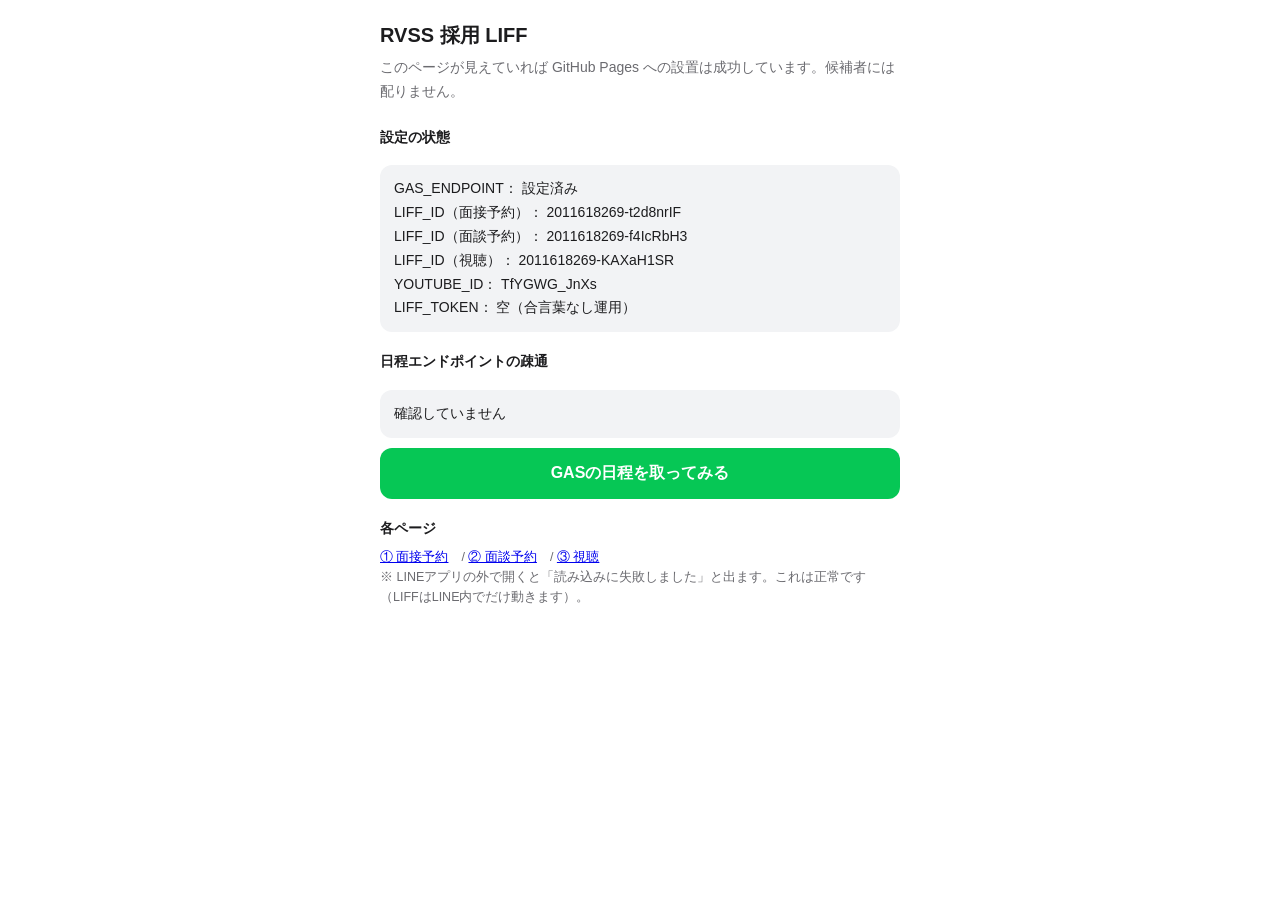
<file: index.html>
<!DOCTYPE html>
<html lang="ja">
<head>
<meta charset="utf-8">
<meta name="viewport" content="width=device-width, initial-scale=1">
<title>RVSS 採用 LIFF｜設置確認</title>
<link rel="stylesheet" href="assets/common.css">
</head>
<body>
<div class="wrap">
  <h1>RVSS 採用 LIFF</h1>
  <p class="lead">このページが見えていれば GitHub Pages への設置は成功しています。候補者には配りません。</p>

  <div class="field">
    <label>設定の状態</label>
    <div id="cfg" class="status"></div>
  </div>

  <div class="field">
    <label>日程エンドポイントの疎通</label>
    <div id="ping" class="status">確認していません</div>
    <button id="do-ping" type="button" style="margin-top:10px">GASの日程を取ってみる</button>
  </div>

  <div class="field">
    <label>各ページ</label>
    <p class="note">
      <a href="interview/">① 面接予約</a>　/
      <a href="mendan/">② 面談予約</a>　/
      <a href="watch/">③ 視聴</a><br>
      ※ LINEアプリの外で開くと「読み込みに失敗しました」と出ます。これは正常です（LIFFはLINE内でだけ動きます）。
    </p>
  </div>
</div>

<script src="config.js"></script>
<script src="assets/liff-common.js"></script>
<script>
(function () {
  var CFG = window.RVSS_CONFIG;
  var rows = [
    ['GAS_ENDPOINT', CFG.GAS_ENDPOINT ? '設定済み' : '★未設定'],
    ['LIFF_ID（面接予約）', CFG.LIFF_IDS.interview || '★未設定'],
    ['LIFF_ID（面談予約）', CFG.LIFF_IDS.mendan || '★未設定'],
    ['LIFF_ID（視聴）', CFG.LIFF_IDS.watch || '★未設定'],
    ['YOUTUBE_ID', CFG.YOUTUBE_ID || '★未設定（視聴ページは「準備中」を出します）'],
    ['LIFF_TOKEN', CFG.LIFF_TOKEN ? '設定済み' : '空（合言葉なし運用）']
  ];
  var box = document.getElementById('cfg');
  rows.forEach(function (r) {
    var d = document.createElement('div');
    d.textContent = r[0] + '： ' + r[1];
    box.appendChild(d);
  });

  document.getElementById('do-ping').addEventListener('click', function () {
    var el = document.getElementById('ping');
    el.textContent = '問い合わせています…';
    el.className = 'status';
    // liff-common の fetchSchedule と同じ JSONP を使う
    RVSS.fillDates(document.createElement('select'), '')
      .then(function (n) {
        el.textContent = '疎通OK。合説の候補日を ' + n + ' 件返しました。';
        el.className = 'status ok';
      })
      .catch(function (e) {
        el.textContent = '疎通NG（' + (e && e.message ? e.message : 'unknown') + '）。GAS_ENDPOINT とデプロイのアクセス権を確認してください。';
        el.className = 'status err';
      });
  });
})();
</script>
</body>
</html>
</file>
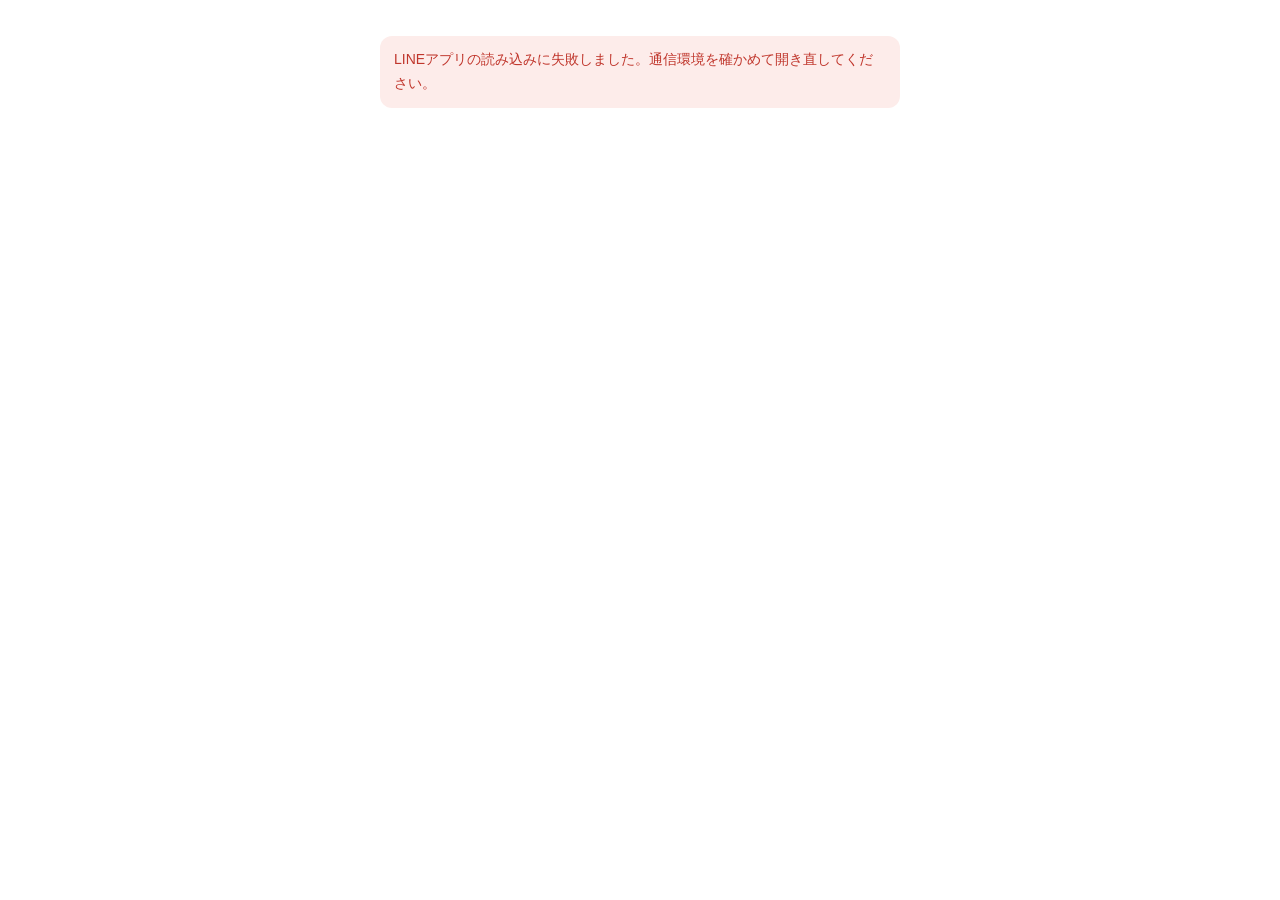
<file: bunkakai/index.html>
<!DOCTYPE html>
<html lang="ja">
<head>
<meta charset="utf-8">
<meta name="viewport" content="width=device-width, initial-scale=1, viewport-fit=cover">
<title>RVSS 分科会｜参加はこちら</title>
<link rel="stylesheet" href="../assets/common.css">
<style>
  .join { display: block; text-align: center; text-decoration: none; margin-top: 8px;
          padding: 18px 0; font-size: 18px; font-weight: 700; border-radius: 12px;
          background: #06c755; color: #fff; }
  .join:active { background: #05a648; }
  .course-list a { display: block; margin-top: 10px; padding: 14px 16px; border: 1px solid #ccc;
                   border-radius: 12px; color: #333; text-decoration: none; background: #fff; }
</style>
</head>
<body>
<div class="wrap">

  <div id="loading" class="loading">読み込んでいます…</div>
  <div id="boot-status" class="status" hidden></div>

  <div id="form-area" hidden>
    <div class="hero">
      <img src="../assets/kouryu-logo.jpg" alt="REAL VALUE STUDENTS" width="900" height="300">
    </div>

    <h1 id="title">RVSS 分科会</h1>
    <p class="lead" id="lead">下のボタンから Zoom に入れます。開始後の途中参加もできます。</p>

    <!-- コースが決まっていて Zoom が入っているとき -->
    <a id="join" class="join" href="#" hidden>参加はこちら（Zoom）</a>

    <!-- コースの指定が無いとき＝Zoom が入っているコースを並べる -->
    <div id="course-list" class="course-list" hidden></div>

    <!-- Zoom がまだ入っていないとき（空のボタンを見せない） -->
    <p id="not-ready" class="note" hidden>参加リンクは開始前にこのページに表示されます。時間をおいて開き直してください。</p>
  </div>

</div>

<script src="https://static.line-scdn.net/liff/edge/2/sdk.js"></script>
<!-- 情シス（井上さん）の訪問計測。kouryu・interview と同じ版（9/29 に中身を読んだ版）に固定する。
     ★formType 'bunkakai' は 2026-10-06 時点で情シス側に未登録。井上さんが訪問分析に新しいアクションとして足したら、
       その名前に合わせてここを直す（#335・Adness 72942d24）。失敗しても参加ボタンは止まらない。 -->
<script src="https://rvss-dx-ten.vercel.app/integrations/rvss-action-visits.js"
        integrity="sha384-bF87t8MAX1DVifpxK9/TfKPG757JY76E6FULbuWdrgOYCKdz3I5kXpXhimiy4AQ9"
        crossorigin="anonymous"></script>
<script src="../config.js"></script>
<script src="../assets/liff-common.js"></script>
<script>
(function () {
  'use strict';
  var CFG = window.RVSS_CONFIG || {};
  var COURSES = CFG.BUNKAKAI_COURSES || {};

  /* ?course=ai などでコースを指定する（一斉配信のリンクに付ける）。liff.state に畳まれて来ても読む。 */
  function readCourse() {
    var q = new URLSearchParams(window.location.search);
    var state = q.get('liff.state');
    if (state) {
      try {
        var inner = new URLSearchParams(state.indexOf('?') >= 0 ? state.slice(state.indexOf('?')) : '');
        if (inner.get('course')) q = inner;
      } catch (e) { /* 読めなければ元のクエリのまま */ }
    }
    var c = (q.get('course') || '').trim();
    return Object.prototype.hasOwnProperty.call(COURSES, c) ? c : '';
  }

  /* Zoom はLINE内ブラウザではなく外で開く（Zoom アプリに渡すため）。LIFF の外ならそのまま遷移。 */
  function openZoom(url) {
    try {
      if (window.liff && liff.isInClient && liff.isInClient()) {
        liff.openWindow({ url: url, external: true });
        return;
      }
    } catch (_) { /* 下へ */ }
    window.location.href = url;
  }

  function bindJoin(el, url) {
    el.href = url;
    el.addEventListener('click', function (e) { e.preventDefault(); openZoom(url); });
  }

  function render() {
    var course = readCourse();
    if (course) {
      var c = COURSES[course];
      document.getElementById('title').textContent = 'RVSS 分科会｜' + c.name;
      if (c.zoom) {
        var join = document.getElementById('join');
        bindJoin(join, c.zoom);
        join.hidden = false;
      } else {
        RVSS.show('not-ready');
      }
      return;
    }
    // コースの指定が無い＝Zoom が入っているコースだけ並べる
    var list = document.getElementById('course-list');
    Object.keys(COURSES).forEach(function (key) {
      var c = COURSES[key];
      if (!c.zoom) return;
      var a = document.createElement('a');
      a.textContent = c.name + 'コースに参加する（Zoom）';
      bindJoin(a, c.zoom);
      list.appendChild(a);
    });
    if (list.children.length) { list.hidden = false; } else { RVSS.show('not-ready'); }
  }

  /* 訪問計測は認証より前に作る＝ログイン画面へ飛ぶ前の ?src= を保持するため（kouryu と同じ） */
  var tracker = null;
  try {
    tracker = window.RVSSActionVisits.createTracker({
      endpoint: 'https://rvss-dx-ten.vercel.app/api/liff/visit',
      formType: 'bunkakai'
    });
  } catch (_) {
    console.warn('RVSS訪問計測を初期化できませんでした');
  }

  RVSS.boot({
    liffKey: 'bunkakai',
    onReady: function () {
      if (tracker) {
        tracker.record(window.liff)
          .then(function (r) { if (!r.ok) console.warn('RVSS訪問計測に失敗しました', r.status); })
          .catch(function () { console.warn('RVSS訪問計測に失敗しました'); });
      }
      RVSS.show('form-area');
      render();
    }
  });
})();
</script>
</body>
</html>
</file>
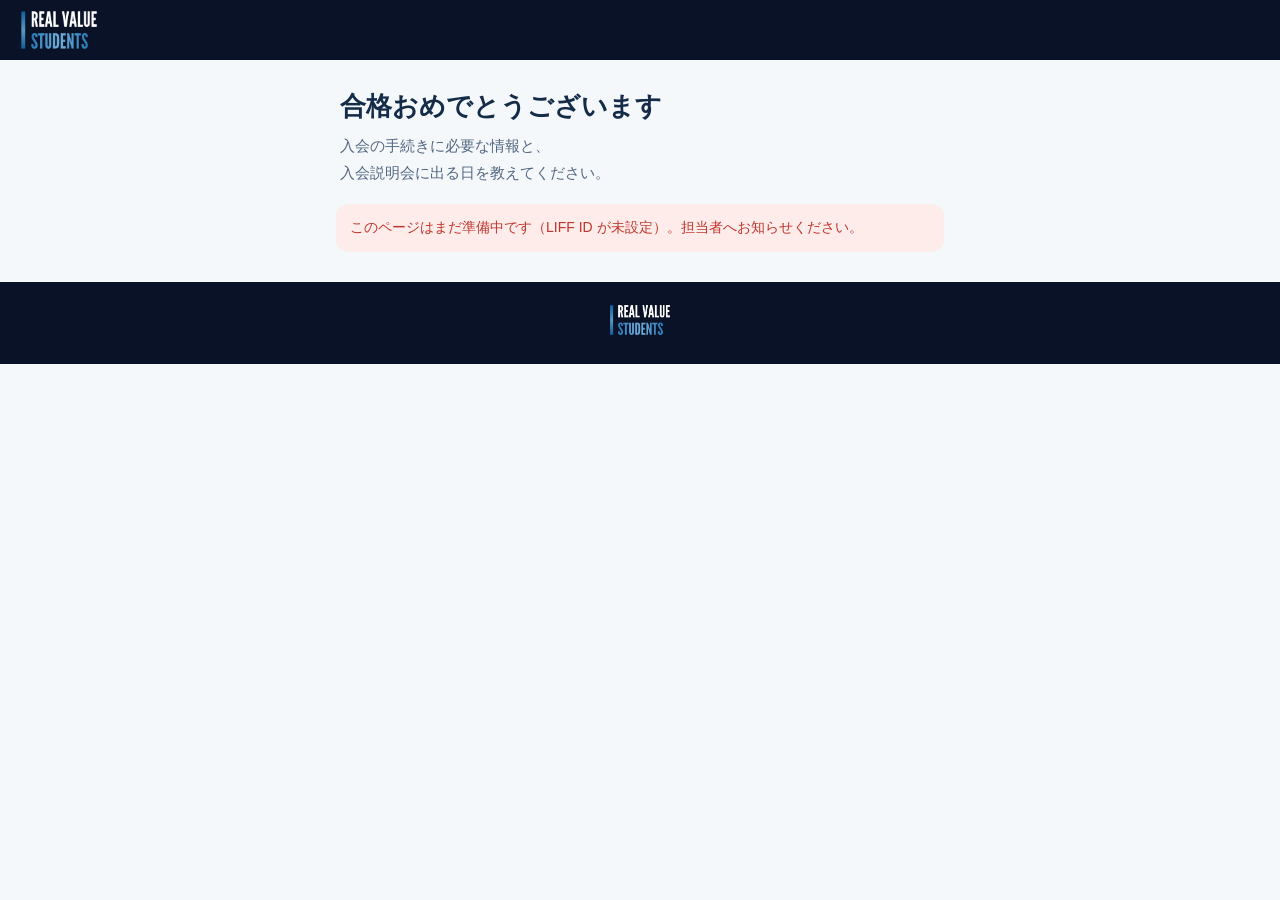
<file: gokaku/index.html>
<!doctype html>
<html lang="ja"><head>
<meta charset="utf-8"><meta name="viewport" content="width=device-width,initial-scale=1"><meta name="theme-color" content="#f4f8fb">
<title>RVSS｜入会の手続き</title>
<link rel="preconnect" href="https://script.google.com"><link rel="preconnect" href="https://script.googleusercontent.com"><link rel="preconnect" href="https://static.line-scdn.net"><link rel="preconnect" href="https://api.line.me">
<link rel="stylesheet" href="../assets/common.css"><link rel="stylesheet" href="gokaku.css?v=20261024a">
<script src="gokaku-config.js?v=20261024a"></script>
</head><body><div class="band"><img class="logo" src="../assets/rvss-logo-official.png" alt="REAL VALUE STUDENTS" width="480" height="246"></div><main class="wrap">
<div id="preview-note" class="preview" hidden>確認用の画面です。送っても保存はしません。</div>
<header class="intro">
<h1 id="title">合格おめでとうございます</h1>
<p class="lead" id="lead">入会の手続きに必要な情報と、<br>入会説明会に出る日を教えてください。</p></header>
<div id="loading" class="wait"><span class="spinner" aria-hidden="true"></span><p>読み込んでいます。<br>少々お待ちください。</p></div><p id="boot-status" class="status" role="status" hidden></p>

<form id="form-area" class="entry-card" hidden novalidate>
<p id="saved-note" class="saved-note" hidden>前に送った内容です。<br>直すところがあれば直して、<br>もう一度送ってください。</p>
<div class="field"><label for="name">氏名（フルネーム）<span class="req">必須</span></label><input id="name" type="text" autocomplete="name" maxlength="50" placeholder="例）山田 太郎"></div>
<div class="field"><label for="birth">生年月日<span class="req">必須</span></label><input id="birth" type="date" min="1980-01-01" max="2012-12-31"></div>
<div class="field"><label for="mail">個人のメールアドレス<span class="req">必須</span></label><input id="mail" type="email" autocomplete="email" inputmode="email" maxlength="100" placeholder="例）name@gmail.com"></div>
<div class="field"><label for="univ">大学名<span class="req">必須</span></label><input id="univ" type="text" maxlength="60" placeholder="例）東京理科大学"></div>
<div class="field"><label for="faculty">学部<span class="req">必須</span></label><input id="faculty" type="text" maxlength="60" placeholder="例）理学部"></div>
<div class="field"><label for="grade">学年<span class="req">必須</span></label><select id="grade"><option value="">選んでください</option></select></div>
<div class="field"><label for="area">大学のエリア<span class="req">必須</span></label><select id="area"><option value="">選んでください</option></select><p class="note">通っている大学がある地域を選んでください。</p></div>

<fieldset class="field dates-field"><legend>入会説明会に出る日<span class="req">必須</span></legend>
<p class="note">毎週土曜、Zoomで行います。</p>
<div id="dates" class="dates"></div></fieldset>

<div class="join-bar"><p id="status" class="status" role="alert" hidden></p>
<button id="send" type="submit" class="join" disabled>送信する</button></div>
</form>

<section id="done" class="entry-card" hidden><div class="done-mark" aria-hidden="true"><svg viewBox="0 0 24 24" width="26" height="26" fill="none" stroke="currentColor" stroke-width="3" stroke-linecap="round" stroke-linejoin="round"><path d="M5 12.5l4.5 4.5L19 7.5"/></svg></div>
<h2 id="done-title">受け付けました</h2>
<p id="done-date" class="done-date"></p>
<p id="done-text"></p>
<button id="edit" type="button" class="sub-link">入力した内容を直す</button></section>
</main><footer class="band"><img class="logo" src="../assets/rvss-logo-official.png" alt="REAL VALUE STUDENTS" width="480" height="246"></footer>
<script src="https://static.line-scdn.net/liff/edge/2/sdk.js"></script><script src="../config.js"></script><script src="../assets/liff-common.js"></script><script src="gokaku.js?v=20261024a"></script>
</body></html>
</file>
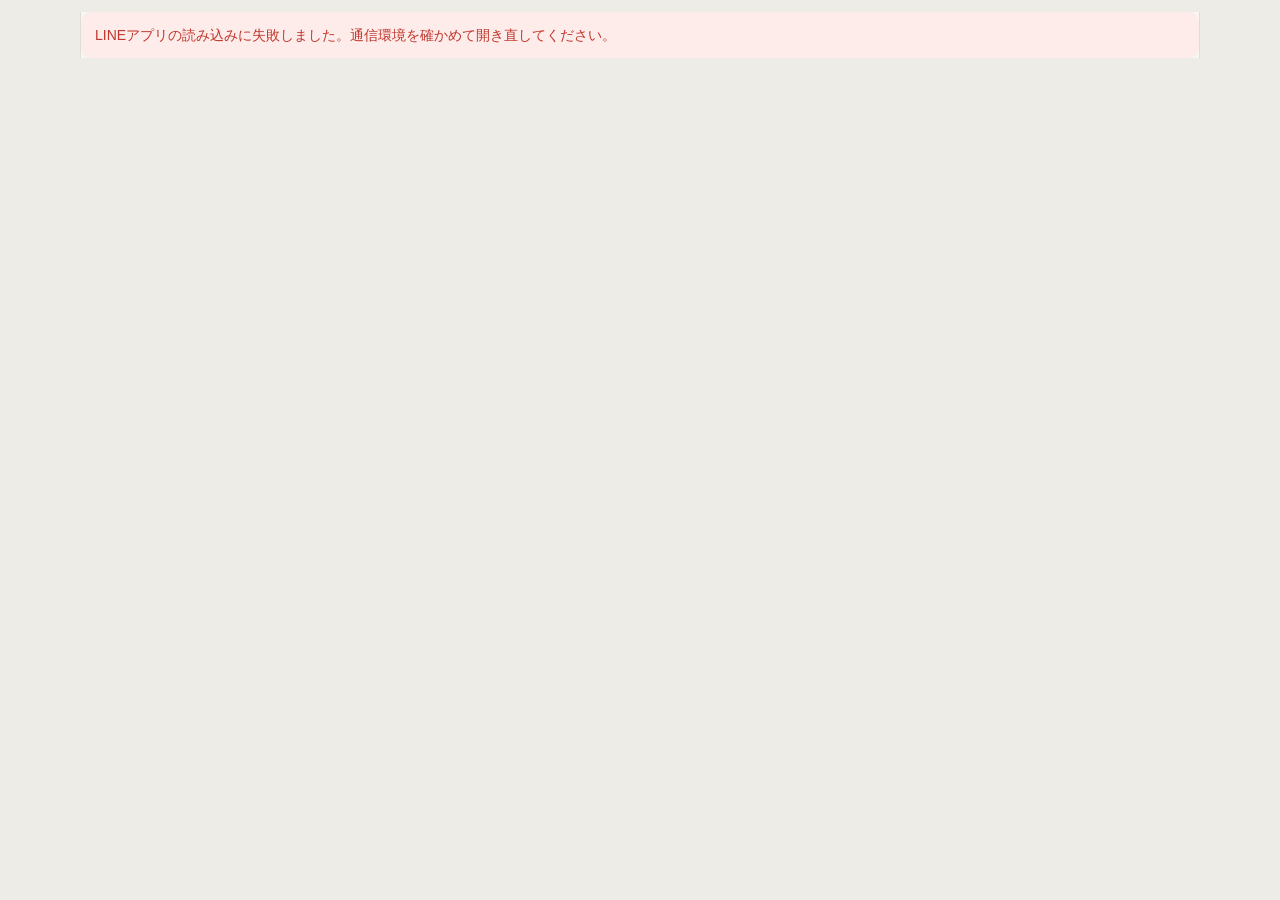
<file: interview/index.html>
<!DOCTYPE html>
<html lang="ja">
<head>
<meta charset="utf-8">
<meta name="viewport" content="width=device-width, initial-scale=1, viewport-fit=cover">
<title>RVSS カジュアル面談の予約</title>
<link rel="stylesheet" href="../assets/common.css">
<!-- ★2026-10-25 LP化（守屋さん 10/24「面談フォームだけ寂しいのでLP風に」・構成B＝動画は下、視聴ページから来た人には出さない・Adness f1faaa62）。
     見た目は視聴ページの lp.css をそのまま使う（2つのページの色・ボタン・流れ・よくある質問をそろえる）。文は視聴ページで確かめ済みのものだけ。 -->
<link rel="stylesheet" href="../watch/lp.css?v=20261113.3">
<style>
body{padding:0}
.gk-hero{padding:0 0 28px}
.gk-photo{aspect-ratio:16/10;overflow:hidden}
.gk-photo img{object-position:50% 45%}
.gk-hero h1{margin:0;font-size:clamp(26px,8vw,32px);line-height:1.38;font-weight:800;letter-spacing:.01em}
.gk-book{padding:32px var(--pad) 36px;scroll-margin-top:12px}
.gk-book h2,.gk-video h2{margin:0 0 16px;font-size:clamp(21px,6.4vw,25px);line-height:1.5;font-weight:800}
.gk-book .field{margin-bottom:18px}
.gk-book label{font-size:15px;font-weight:700}
.gk-book input,.gk-book select{background:#fff;border-color:var(--line);font-size:16px}
#submit{display:block;width:100%;min-height:60px;margin-top:8px;border:0;border-radius:999px;background:var(--action);color:#fff;font-size:18px;font-weight:800;letter-spacing:.04em;box-shadow:0 4px 0 var(--action-shadow)}
#submit:active{transform:translateY(3px);box-shadow:0 1px 0 var(--action-shadow)}
#submit:disabled{background:#e5e7e8;color:#6b747a;box-shadow:none;opacity:1;transform:none}
.question-option{display:flex;align-items:center;justify-content:space-between;gap:12px;margin-top:18px;padding:14px 0 0;border-top:1px solid var(--line);min-height:66px;color:var(--ink)}
.question-option small,.question-option b,.question-option em{display:block;font-style:normal}
.question-option small,.question-option em{font-size:13px;color:var(--sub)}
.question-option b{font-size:16px;margin:2px 0}
.schedule-recovery{background:#fff;border:1px solid var(--line);border-radius:12px;color:var(--ink);padding:16px;margin-top:20px}
.schedule-recovery p{margin:8px 0 14px;font-size:14px;line-height:1.6}
.schedule-recovery button{min-height:48px;border:1px solid var(--ink);border-radius:999px;background:var(--ink);font-size:15px}
.schedule-recovery a{display:block;text-align:center;font-size:14px;min-height:44px;padding:14px 0 2px;text-decoration:underline}
.schedule-recovery b{font-size:15px}
.question-option:focus-visible,.done-links a:focus-visible,.schedule-recovery a:focus-visible,button:focus-visible{outline:3px solid var(--ink);outline-offset:4px}
.gk-video{padding:32px var(--pad) 36px;border-top:1px solid var(--line)}
.gk-video p:not(.kicker){margin:0 0 14px;font-size:15px;line-height:1.8;color:var(--sub)}
.gk-video .player{display:block}
.gk-video .btn-secondary{margin-top:14px}
.foot{padding-bottom:40px}
.faq .sub-link{display:inline-block;margin-top:6px;font-weight:700;text-decoration:underline}
.done{padding:48px var(--pad);text-align:center}
.done h2{font-size:25px;line-height:1.5;margin:0 0 24px}
.done h2:focus{outline:none}
.done #done-when{background:#fff;border:1px solid var(--line);border-radius:12px;padding:22px 12px;font-size:19px;line-height:1.7;margin:0 0 24px;color:var(--ink)}
.done #done-when strong{font-size:22px}
.done #done-when span{font-size:14px;color:var(--sub)}
.done-links a{min-height:66px;display:block;padding:14px;background:#fff;border:1px solid var(--ink);border-radius:12px;font-size:16px;font-weight:700;text-decoration:none;margin:12px 0}
.done-links a small{font-size:13px;font-weight:400;margin-top:4px}
.done-links #cal-link{background:var(--action);color:#fff;border-color:var(--action)}
.done-links #cal-link small{color:#fff}
.done #done-note{font-size:14px;line-height:1.85;margin-top:24px;color:var(--sub)}
.done #done-note b{color:var(--ink)}
.loading{padding:40px var(--pad)}
</style>
</head>
<body class="interview-page">
<div class="wrap" style="max-width:none">

  <div id="loading" class="loading">読み込んでいます…</div>
  <div id="boot-status" class="status" hidden></div>

  <div id="form-area" hidden>
    <header class="top"><img class="logo-img" src="../watch/lp/rvss-logo.png" alt="REAL VALUE STUDENTS" width="128" height="64"></header>
    <main>
      <!-- 1画面目：誰向けか・何をするか・時間と形式・予約ボタン（下のフォームへ） -->
      <section class="gk-hero" aria-labelledby="title">
        <figure class="gk-photo"><img src="../assets/rvss-members-award-20261113.jpg" alt="RVSSのメンバーの集合写真" width="1567" height="1045" fetchpriority="high"></figure>
        <div class="hero-copy">
          <p class="kicker">入会を希望する方へ</p>
          <h1 id="title"><span class="ph">カジュアル面談の</span><span class="ph">予約</span></h1>
        </div>
        <div class="hero-body">
          <p class="lead" id="lead"><span class="ph">これまで取り組んできたことや、</span><span class="ph">RVSSでやってみたいことを</span><span class="ph">伺います。</span></p>
          <ul class="facts"><li>Zoom・約30分</li><li>ZoomのURLはLINEで届きます</li></ul>
          <div class="cta-group">
            <a class="btn-primary" href="#book" data-jump="hero"><span>面談の日時を選ぶ</span><span class="arrow" aria-hidden="true">↓</span></a>
            <a class="question-option" href="#" data-kouryu="hero"><span><small>活動を聞いてから決めたい方へ</small><b>RVSS質問会の日時を見る</b><em>Zoom・20分</em></span><span aria-hidden="true">→</span></a>
          </div>
        </div>
      </section>

      <!-- 予約から当日まで（視聴ページの面談の案内と同じ3段） -->
      <section class="interview" aria-labelledby="flow-title">
        <p class="kicker">予約から当日まで</p>
        <h2 id="flow-title">面談までの流れ</h2>
        <ol class="flow" aria-label="面談までの流れ">
          <li><span class="step">1</span><div><b>日時を選んで予約</b><span class="ph">このページの下で、</span><span class="ph">お名前と日時を</span><span class="ph">入れるだけです。</span></div></li>
          <li><span class="step">2</span><div><b>LINEで確認が届く</b><span class="ph">ZoomのURLも届きます。</span><span class="ph">前日と当日にも</span><span class="ph">お知らせします。</span></div></li>
          <li><span class="step">3</span><div><b>当日、Zoomで約30分</b><span class="ph">時間になったら、</span><span class="ph">届いたリンクから</span><span class="ph">入ってください。</span></div></li>
        </ol>
      </section>

      <!-- よくある質問：予約の直前に、事実で不安を外す（視聴ページと同じ答え） -->
      <section class="faq" aria-labelledby="faq-title">
        <p class="kicker">よくある質問</p>
        <h2 id="faq-title">予約する前に</h2>
        <details class="gk-not-watched"><summary><span class="ph">動画を見ていなくても</span><span class="ph">予約できますか？</span></summary><p><span class="ph">はい。</span><span class="ph">このページから予約できます。</span><span class="ph">RVSSの活動を約4分にまとめた動画は、</span><span class="ph">このページのいちばん下から見られます。</span></p></details>
        <details><summary><span class="ph">予約したあとは、</span><span class="ph">どうなりますか？</span></summary><p><span class="ph">LINEで確認のメッセージが届き、</span><span class="ph">ZoomのURLも</span><span class="ph">そこでお送りします。</span><span class="ph">前日と当日にも</span><span class="ph">LINEでお知らせします。</span></p></details>
        <details><summary>都合が悪くなったときは？</summary><p><span class="ph">届いたLINEに</span><span class="ph">返信してください。</span></p></details>
        <details><summary><span class="ph">カジュアル面談と</span><span class="ph">RVSS質問会の違いは？</span></summary><p><span class="ph">カジュアル面談は、</span><span class="ph">入会を希望する方向けの</span><span class="ph">Zoomで約30分の場です。</span><span class="ph">RVSS質問会は、</span><span class="ph">入会を迷っている方向けの</span><span class="ph">20分の場。</span><br><span class="ph">活動の内容や雰囲気を</span><span class="ph">質問できて、</span><span class="ph">申込は日時を選ぶだけです。</span><br><a class="sub-link" href="#" data-kouryu="faq">RVSS質問会の日時を選ぶ</a></p></details>
      </section>

      <!-- 予約フォーム（★2026-10-25 メールを外して2つ＝氏名と日程。守屋「いらないなら消した方がいい」。
           Zoom と前日・当日の案内は LINE で届くのでメールは使っていなかった。本人の特定は LINE userID。id は変えない） -->
      <section class="gk-book" id="book" aria-labelledby="book-title">
        <p class="kicker">予約</p>
        <h2 id="book-title">日時を選んで予約</h2>
        <div class="field">
          <label for="name">氏名（ふりがな）<span class="req">必須</span></label>
          <input type="text" id="name" autocomplete="name" placeholder="やまだ たろう">
        </div>
        <div class="field">
          <label for="planDate">面談のご希望日程<span class="req">必須</span></label>
          <select id="planDate"><option value="">読み込んでいます…</option></select>
          <p class="note">面談は約30分です。オンライン（Zoom）で行います。</p>
        </div>
        <button id="submit" type="button" disabled>この日程で予約する</button>
        <div id="schedule-recovery" class="schedule-recovery" role="status" hidden>
          <b id="schedule-recovery-title">日程を読み込めませんでした</b>
          <p id="schedule-recovery-note">お名前はそのまま、もう一度お試しください。</p>
          <button id="schedule-retry" type="button">日程を再読み込み</button>
          <a href="https://line.me/R/ti/p/@392huviq">公式LINEで相談する →</a>
        </div>
        <div id="status" class="status" role="status" aria-live="polite" hidden></div>
      </section>

      <!-- 動画はいちばん下。視聴ページのボタンから来た人（via=od）には出さない（もう見ている） -->
      <section class="gk-video gk-not-watched" aria-labelledby="video-title">
        <p class="kicker">予約の前に見たい方へ</p>
        <h2 id="video-title">RVSSの紹介動画（約4分）</h2>
        <p><span class="ph">どんな団体で、</span><span class="ph">どんな活動をしているかを</span><span class="ph">まとめた動画です。</span></p>
        <a class="player facade" href="#" data-watch="poster" aria-label="紹介動画を見る"><img class="poster" src="../assets/rvss-members-group-20261113.jpg" alt="RVSSのメンバーの集合写真" width="1477" height="1108" loading="lazy"><span class="play-btn" aria-hidden="true"><span class="tri"></span></span><span class="play-label">約4分</span></a>
        <a class="btn-secondary" href="#" data-watch="button"><span>動画を見る</span><span class="arrow" aria-hidden="true">→</span></a>
      </section>

      <footer class="foot"><img class="logo-img" src="../watch/lp/rvss-logo.png" alt="REAL VALUE STUDENTS" width="128" height="64"></footer>
    </main>
  </div>

  <div id="done" class="done" hidden>
    <h2 tabindex="-1" id="done-title">ご予約が完了しました</h2>
    <p id="done-when"></p>
    <!-- ★2026-09-25 守屋＝申込が終わったら「カレンダー追加」と「Zoom」の2つのリンクを出す（合説の申込後と同じ形）。
         ★2026-10-24 セキュリティ点検①｜GAS は Zoom を返さなくなった（日程の窓口は誰でも呼べるため）。
         Zoom は予約直後の確認LINEで本人にだけ届く。Zoom のボタンは出ず、下の一文で LINE の案内に寄せる。 -->
    <div class="done-links">
      <a id="cal-link" href="#" hidden>Googleカレンダーに追加する<small>日時を予定に残せます</small></a>
      <a class="line-guide" href="https://line.me/R/ti/p/@392huviq">公式LINEで案内を見る<small>参加用のZoomはこちらに届きます</small></a>
    </div>
    <p id="done-note"><b id="notification-note">確認LINEの送信状況は、公式LINEでご確認ください。</b><br>日程を変えたいときは、<br>公式LINEに返信してください。</p>
  </div>

</div>

<script src="https://static.line-scdn.net/liff/edge/2/sdk.js"></script>
<!-- ★2026-09-29 情シス（井上さん）の訪問計測。#335 スレッドの手順どおり（watch の rvss-ondemand-visits と同じ型）。
     認証後のページ訪問を LINE userID で記録する。失敗しても申込・予約は止まらない。
     ★LINE のアクセストークンを情シスのサーバーへ渡すスクリプトなので、9/29 に中身を読んだ版に固定する（integrity）。
       情シスがスクリプトを更新したら、ここのハッシュを差し替えるまで計測だけ止まる（申込・予約は止まらない）。 -->
<script src="https://rvss-dx-ten.vercel.app/integrations/rvss-action-visits.js"
        integrity="sha384-bF87t8MAX1DVifpxK9/TfKPG757JY76E6FULbuWdrgOYCKdz3I5kXpXhimiy4AQ9"
        crossorigin="anonymous"></script>
<script src="../config.js?v=20261113.1"></script>
<script src="../assets/liff-common.js?v=20261112.1"></script>
<script src="../assets/journey-analytics.js?v=20261013.4"></script>
<script>
(function () {
  'use strict';
  var profile = null, src = 'unknown', sending = false, scheduleLoading = false;
  var bookingRequestId = '', bookingFingerprint = '';
  var journey = window.RVSSJourney ? window.RVSSJourney.create('interview') : { record: function () {}, identify: function () {}, state: function () {}, flush: function () {}, context: function () { return {}; }, id: function () { return ''; }, source: RVSS.readSrc };
  function inputState() {
    var name = document.getElementById('name').value.trim();
    return { nameFilled: !!name,
      dateFilled: !!document.getElementById('planDate').value, slot: document.getElementById('planDate').value };
  }
  ['name', 'planDate'].forEach(function (field) {
    var el = document.getElementById(field);
    el.addEventListener('focus', function () { journey.record('field_focus', Object.assign({ stage: 'input', field: field }, inputState())); });
    ['change', 'blur'].forEach(function (event) { el.addEventListener(event, function () {
      var state = inputState(); journey.state(state); journey.record('field_state', Object.assign({ stage: 'input', field: field }, state));
    }); });
  });

  /* ---------- REAL ROOKIES 当日の QR から開いたときだけ、題名と冒頭の文を変える（2026-09-29 守屋・Adness efab10d9） ----------
     QR＝https://liff.line.me/2011618269-t2d8nrIF?src=rr1017 。枠・入力項目・完了画面・予約の処理は通常と同じ（枠を二重に持たない）。
     公式LINE の一斉配信には載せない（当日の1on1で一緒に入力する動線だけ）。 */
  var entrySrc = journey.source();
  if (/^rr1017/i.test(entrySrc)) {
    document.title = 'RVSS REAL ROOKIES 参加者の方へ｜面談のご予約';
    document.querySelector('#form-area h1').textContent = 'REAL ROOKIES 参加者の方へ｜面談のご予約';
    document.querySelector('#form-area .lead').innerHTML = '本日の1on1の続きを、担当者との面談でお話しします。<br>この場で日程をお選びください。';
  }
  /* ---------- SOKOAGE SUMMIT（11/1・大阪）の QR から開いたときだけ、上の小見出しを変える（2026-10-27 平井くん依頼・Adness a8ab6ee3） ----------
     QR＝https://liff.line.me/2011618269-t2d8nrIF?src=kikaku_sokoage1101 。題名・本文・枠・予約の処理は通常と同じ。
     kikaku_ で始めるので、候補者マスター45列（入口の種類）は「企画部署」になる。 */
  if (/^kikaku_sokoage/i.test(entrySrc)) {
    document.title = 'RVSS カジュアル面談の予約｜SOKOAGE SUMMIT 参加者の方へ';
    document.querySelector('#form-area .hero-copy .kicker').textContent = 'SOKOAGE SUMMIT 参加者の方へ';
  }

  /* ---------- 2026-10-25 LP化：視聴ページのボタンから来た人（via=od）には動画の入口と「動画を見ていなくても」を出さない ----------
     via は src と同じく liff.state に畳まれて届くことがあるので、同じ読み方をする。 */
  function readParam(name) {
    var q = new URLSearchParams(window.location.search), state = q.get('liff.state');
    if (state) { try { var inner = new URLSearchParams(state.indexOf('?') >= 0 ? state.slice(state.indexOf('?')) : ''); if (inner.get(name)) return inner.get(name); } catch (e) {} }
    return q.get(name) || '';
  }
  var VIA = readParam('via') === 'od' ? 'od' : '';
  var PREVIEW = readParam('preview') === '1';
  // od_m1〜（オンデマンド後のLINE）と rr1017_od は、動画を見終えた人へ送るリンク
  if (VIA || /^od_|_od$/i.test(entrySrc)) document.querySelectorAll('.gk-not-watched').forEach(function (el) { el.hidden = true; });
  // 「日時を選ぶ」は下の予約フォームへ送る
  document.querySelectorAll('[data-jump]').forEach(function (a) {
    a.addEventListener('click', function (e) {
      e.preventDefault();
      document.getElementById('book').scrollIntoView({ behavior: 'smooth', block: 'start' });
    });
  });
  // 動画の入口（視聴ページ）と質問会の入口。流入元はそのまま引き継ぐ。押した記録は取らない（journey の許可リストに無い＝数えるなら足す）
  function goLiff(key, e) {
    e.preventDefault();
    var id = ((window.RVSS_CONFIG || {}).LIFF_IDS || {})[key];
    if (!id || PREVIEW) return;
    location.href = 'https://liff.line.me/' + id + '?src=' + encodeURIComponent(src === 'unknown' ? entrySrc : src);
  }
  document.querySelectorAll('[data-watch]').forEach(function (a) { a.addEventListener('click', function (e) { goLiff('watch', e); }); });
  document.querySelectorAll('[data-kouryu]').forEach(function (a) { a.addEventListener('click', function (e) { goLiff('kouryu', e); }); });

  // 入力した氏名は残したまま、日程だけを取り直す。多重クリックで取得を重ねない。
  function loadSchedule() {
    if (scheduleLoading || sending) return;
    scheduleLoading = true;
    var sel = document.getElementById('planDate'), selected = sel.value;
    var btn = document.getElementById('submit'), retry = document.getElementById('schedule-retry');
    sel.disabled = true; btn.disabled = true; retry.disabled = true;
    sel.innerHTML = '<option value="">読み込んでいます…</option>';
    RVSS.hide('schedule-recovery'); RVSS.setStatus('', '');
    journey.record('schedule_start', { stage: 'schedule' });
    return RVSS.fillDates(sel, '面接').then(function (n) {
      var sch = RVSS.lastSchedule || {};
      journey.record(n ? 'schedule_ready' : 'schedule_empty', { stage: 'schedule', count: n,
        slotOptions: (sch.items || []).map(function (x) { return x.value; }), scheduleVersion: sch.updatedAt || '' });
      if (!n) {
        sel.innerHTML = '<option value="">予約できる枠がありません</option>';
        document.getElementById('schedule-recovery-title').textContent = 'いま予約できる枠がありません';
        document.getElementById('schedule-recovery-note').textContent = 'ご希望の日程を公式LINEでご相談ください。';
        RVSS.show('schedule-recovery'); return;
      }
      if (Array.prototype.some.call(sel.options, function (o) { return o.value === selected; })) sel.value = selected;
      sel.disabled = false; btn.disabled = false;
    }).catch(function () {
      sel.innerHTML = '<option value="">日程を読み込めませんでした</option>';
      document.getElementById('schedule-recovery-title').textContent = '日程を読み込めませんでした';
      document.getElementById('schedule-recovery-note').textContent = 'お名前はそのまま、もう一度お試しください。';
      journey.record('schedule_error', { stage: 'schedule', result: 'load_failed' });
      RVSS.show('schedule-recovery');
    }).finally(function () { scheduleLoading = false; retry.disabled = false; });
  }
  document.getElementById('schedule-retry').addEventListener('click', loadSchedule);

  /* ---------- 情シスの訪問計測（2026-09-29） ----------
     認証（liff.init）より前に作る＝ログイン画面へ飛ぶ前の ?src= を保持するため。 */
  var rvssVisitTracker = null;
  try {
    rvssVisitTracker = window.RVSSActionVisits.createTracker({
      endpoint: 'https://rvss-dx-ten.vercel.app/api/liff/visit',
      formType: 'casual_meeting'
    });
  } catch (_) {
    console.warn('RVSS訪問計測を初期化できませんでした');
  }
  /* 確認用（?preview=1）：LINEにつながず、見本の日程で画面だけ出す。送信もしない */
  if (PREVIEW) {
    RVSS.hide('loading'); RVSS.show('form-area');
    var sel = document.getElementById('planDate');
    sel.innerHTML = '<option value="">日程を選んでください</option><option>10/26(月) 22:00〜22:30</option><option>10/29(木) 22:00〜22:30</option>';
    RVSS.lastSchedule = { items: [] };
    document.getElementById('submit').disabled = false;
  } else RVSS.boot({
    liffKey: 'interview',
    analytics: journey,
    entrySrc: entrySrc,
    // 外部ブラウザの初回ログインは、戻り先未指定だとsrcが消える。
    // 許可済みのsrcだけを同じ予約ページへ引き継ぐ。認証情報はURLへ転記しない。
    loginRedirectUri: window.location.origin + window.location.pathname + '?src=' + encodeURIComponent(entrySrc) + (VIA ? '&via=' + VIA : ''),
    onReady: function (p, s) {
      profile = p; src = s;
      journey.identify(p);
      // 認証・プロフィール取得の直後に訪問を記録（情シスの訪問計測・画面表示や申込を待たせない）
      if (rvssVisitTracker) {
        rvssVisitTracker.record(window.liff)
          .then(function (result) {
            if (!result.ok) console.warn('RVSS訪問計測に失敗しました', result.status);
          })
          .catch(function () { console.warn('RVSS訪問計測に失敗しました'); });
      }
      RVSS.show('form-area');
      var initialState = inputState(); journey.state(initialState);
      journey.record('form_visible', Object.assign({ stage: 'form', result: 'visible' }, initialState));
      // ★2026-09-26｜予約ページを開いたことを視聴ログへ残す（「開いたのに予約しなかった」を数えるため）。落ちても予約は止めない。
      if (p && p.userId) {
        RVSS.postToGas({ kind: 'watch', event: 'form', pct: '', src: s, lineUserId: p.userId,
          lineDisplayName: p.displayName || '', email: '' }).catch(function () {});
      }
      // 日程は「予定」タブの種別＝面接 を読む（2026-09-25 Daichi：画面上の呼び方は「カジュアル面談」、枠は面接のまま）
      loadSchedule();
    }
  });

  /* 完了画面の2つのリンク。選んだ枠（"9/28(月) 22:00〜23:00"＋date=2026-09-28）から日本時間で予定を組む。 */
  function showDoneLinks(planDate, result) {
    var sch = RVSS.lastSchedule || {};
    var item = (sch.items || []).filter(function (x) { return x.value === planDate; })[0];
    var when = document.getElementById('done-when');
    when.textContent = '';
    var label = planDate.match(/^(.*?)[\s　]+(\d{1,2}[:：]\d{2}\s*[〜~～-]\s*\d{1,2}[:：]\d{2})/);
    var dateText = document.createElement('strong'); dateText.textContent = label ? label[1] : planDate;
    when.appendChild(dateText); when.appendChild(document.createElement('br'));
    if (label) { when.appendChild(document.createTextNode(label[2])); when.appendChild(document.createElement('br')); }
    var venue = document.createElement('span'); venue.textContent = 'オンライン・Zoom'; when.appendChild(venue);
    var notification = (result || {}).notificationStatus;
    document.getElementById('notification-note').textContent = notification === 'sent' ? '確認LINEをお送りしました。' :
      notification === 'pending' ? '確認LINEをお送りしています。' :
      notification === 'failed' ? '予約は完了しています。案内が届かない場合は公式LINEでお知らせください。' :
      '確認LINEの送信状況は、公式LINEでご確認ください。';
    var m = item && item.date && /(\d{1,2}):(\d{2})\s*[〜~～-]\s*(\d{1,2}):(\d{2})/.exec(item.label || item.value);
    if (m) {
      var ymd = item.date.replace(/-/g, '');
      var hm = function (h, mi) { return ('0' + h).slice(-2) + mi + '00'; };
      var cal = 'https://calendar.google.com/calendar/render?action=TEMPLATE'
        + '&text=' + encodeURIComponent('RVSS カジュアル面談')
        + '&dates=' + ymd + 'T' + hm(m[1], m[2]) + '/' + ymd + 'T' + hm(m[3], m[4])
        + '&ctz=Asia%2FTokyo'
        + '&details=' + encodeURIComponent('RVSSのメンバーとオンラインで話すカジュアル面談です。参加用のZoomはRVSS公式LINEでご確認ください。');
      linkOut('cal-link', cal);
    }
  }
  // LINE の中のブラウザではなく、端末の既定ブラウザ（Zoom はアプリ）で開く
  function linkOut(id, url) {
    var a = document.getElementById(id);
    a.href = url; a.target = '_blank'; a.rel = 'noopener'; a.hidden = false;
    a.addEventListener('click', function (e) {
      if (window.liff && liff.isInClient && liff.isInClient()) { e.preventDefault(); liff.openWindow({ url: url, external: true }); }
    });
  }

  document.getElementById('submit').addEventListener('click', function () {
    if (sending || scheduleLoading) return;
    var name = document.getElementById('name').value.trim();
    var planDate = document.getElementById('planDate').value;
    var state = inputState();
    journey.state(state); journey.record('submit_click', Object.assign({ stage: 'submit' }, state));

    if (!name) { journey.record('validation_error', Object.assign({ stage: 'input', field: 'name', result: 'required' }, state)); return RVSS.setStatus('氏名（ふりがな）を入力してください。', 'err'); }
    if (!planDate) { journey.record('validation_error', Object.assign({ stage: 'input', field: 'planDate', result: 'required' }, state)); return RVSS.setStatus('ご希望の日程を選んでください。', 'err'); }

    if (PREVIEW) { RVSS.hide('form-area'); showDoneLinks(planDate, { notificationStatus: 'pending' }); RVSS.show('done'); return; }
    sending = true;
    var btn = document.getElementById('submit');
    btn.disabled = true; btn.textContent = '送信しています…';
    RVSS.setStatus('送信しています…', '');
    var attemptId = journey.id();
    var fingerprint = name + '\n' + planDate;
    if (!bookingRequestId || bookingFingerprint !== fingerprint) {
      bookingRequestId = RVSS.newBookingRequestId(); bookingFingerprint = fingerprint;
    }
    journey.record('submit_attempt', Object.assign({ stage: 'submit', attemptId: attemptId }, state));

    RVSS.postBooking({
      kind: 'interview',
      requestId: bookingRequestId,
      name: name,
      interviewDate: planDate,
      planDate: planDate,
      src: src,
      lineUserId: (profile && profile.userId) || '',
      lineDisplayName: (profile && profile.displayName) || '',
      journeyContext: JSON.stringify(journey.context()),
      journeyAttemptId: attemptId
    }).then(function (result) {
      journey.record('transport_response', { stage: 'response', result: 'saved', attemptId: attemptId });
      RVSS.hide('form-area');
      showDoneLinks(planDate, result);
      RVSS.show('done');
      document.getElementById('done-title').focus();
      window.scrollTo(0, 0);
      journey.record('confirmation_visible', { stage: 'response', result: 'saved', attemptId: attemptId });
    }).catch(function (error) {
      journey.record('transport_error', { stage: 'submit', result: 'no_response', attemptId: attemptId });
      sending = false;
      btn.disabled = false; btn.textContent = 'もう一度送る';
      var messages = { login_required: 'LINEからこのページを開き直してください。予約の完了はまだ確認できていません。',
        not_configured: 'このページから予約を受け付けられません。公式LINEでご希望の日程をお知らせください。',
        busy: 'ただいま混み合っています。入力は残っていますので、少し待って再送してください。',
        invalid_slot: 'この日程では予約できません。日程を読み込み直してお選びください。',
        closed: 'この日程の受付は終了しました。別の日程をお選びください。',
        booking_changed: '前回の予約内容が変更されています。最新の日程から選び直してください。',
        request_conflict: '予約内容を確認するため、最新の日程から選び直してください。' };
      if (error.message === 'invalid_slot' || error.message === 'closed' || error.message === 'booking_changed' || error.message === 'request_conflict') {
        bookingRequestId = ''; bookingFingerprint = '';
        document.getElementById('planDate').value = '';
        document.getElementById('planDate').disabled = true;
        btn.disabled = true;
        document.getElementById('schedule-recovery-title').textContent = '別の日程をお選びください';
        document.getElementById('schedule-recovery-note').textContent = 'お名前はそのまま、最新の日程を読み込み直せます。';
        RVSS.show('schedule-recovery');
      }
      RVSS.setStatus(messages[error.message] || '予約の保存を確認できませんでした。入力は残っています。同じ内容でもう一度送るか、公式LINEでお知らせください。', 'err');
    });
  });
})();
</script>
</body>
</html>
</file>
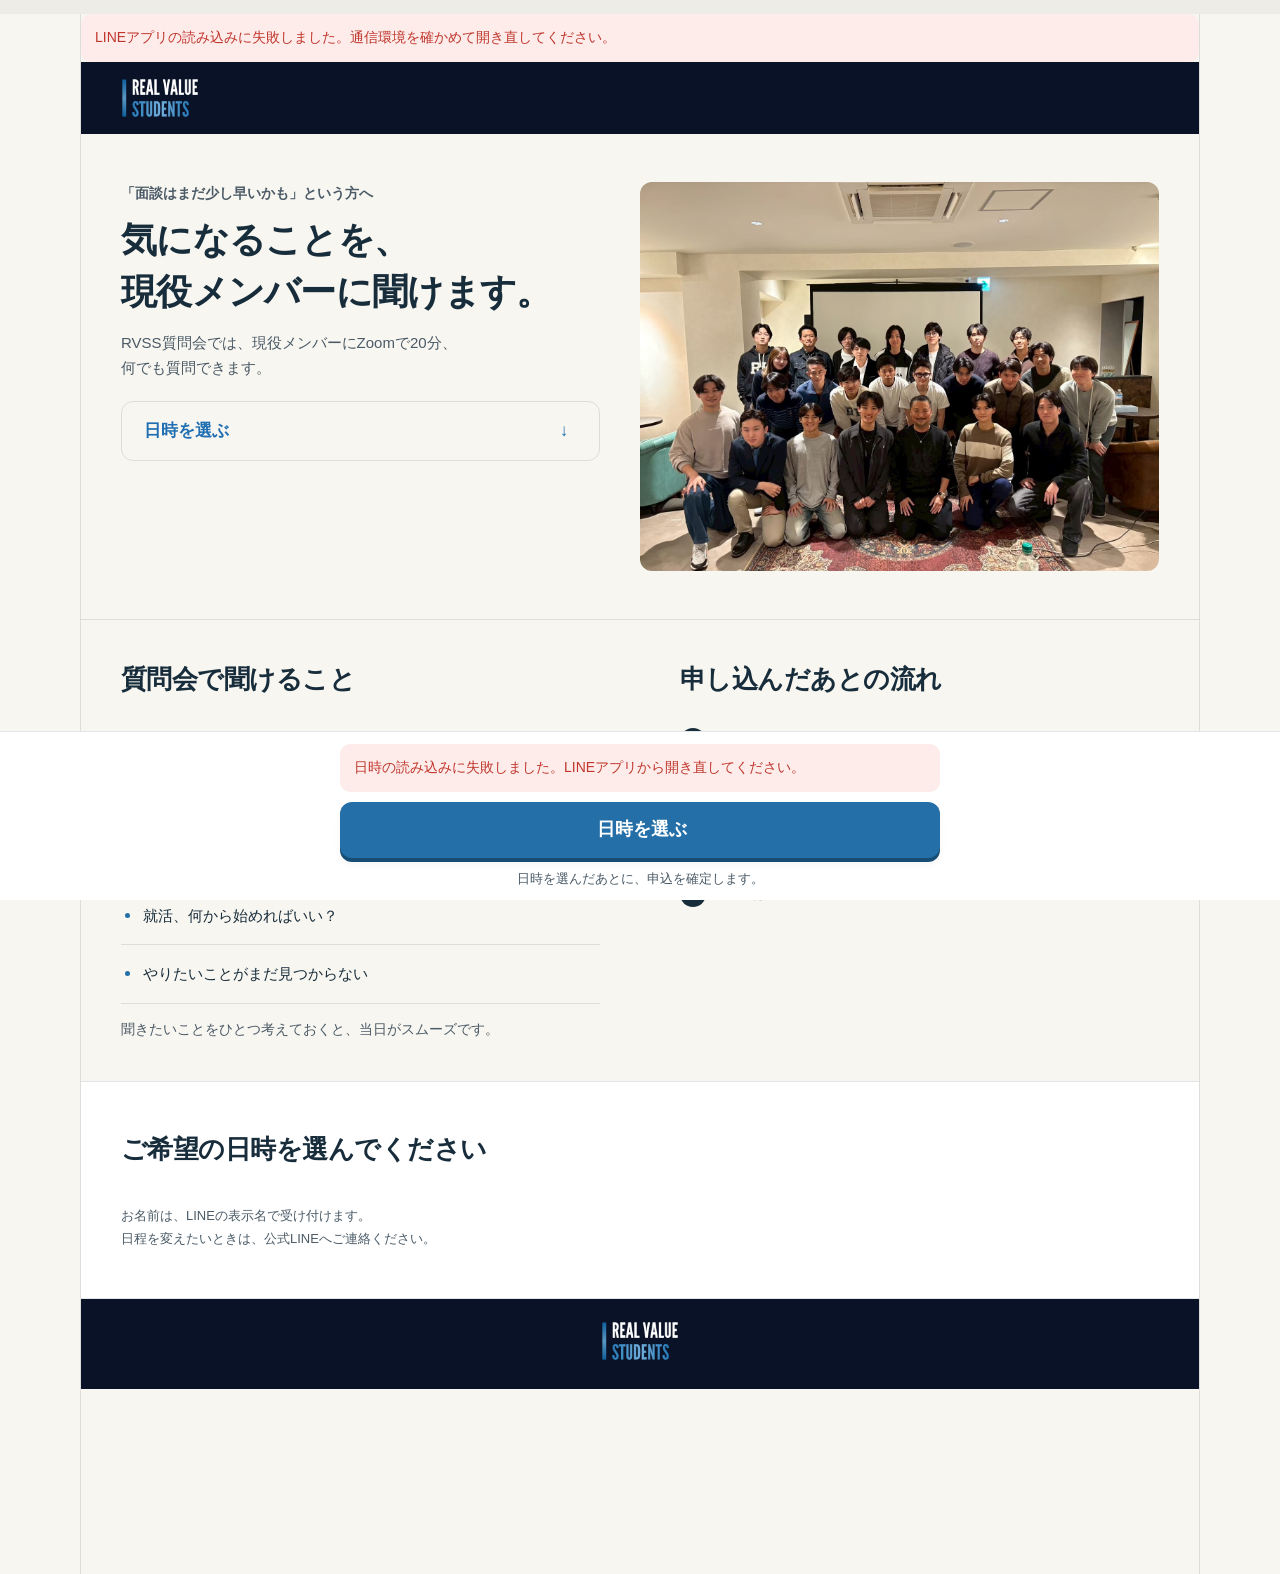
<file: kouryu/index.html>
<!DOCTYPE html>
<html lang="ja">
<head>
<meta charset="utf-8">
<meta name="viewport" content="width=device-width, initial-scale=1, viewport-fit=cover">
<title>RVSS質問会（Zoom・20分）｜お申し込み</title>
<!-- ★2026-10-23 守屋「なるべく表示スピード速くして」＝枠の問い合わせ先（GAS）と LINE の部品の接続を先に張っておく -->
<link rel="preconnect" href="https://script.google.com">
<link rel="preconnect" href="https://script.googleusercontent.com">
<link rel="preconnect" href="https://static.line-scdn.net">
<link rel="preconnect" href="https://api.line.me">
<style>
  /* ★2026-10-22 守屋「LP風にしたい」＋入力は日時だけ（メールも取らない）。
     見た目はオンデマンド視聴ページのLP案（01_採用戦略/LP比較_20261021/v5）の生成りの地・濃紺の文字に揃える。
     ★2026-10-22 守屋「筆記体が微妙・RVSSは公式のフォントを」→ ロゴは公式の画像（濃紺の帯）、文字は標準のゴシック体（太字700・字間を空けない）、
       小見出しは参考LP（kubell・SHElikes など）の型でロゴの青の帯に白い字。写真の注記は外した（守屋）。
     並び＝冒頭（誰と・何分・どうやって・何が聞けるか）→ 聞けることの例 → 申込のあとの流れ → 日時を選ぶ。
     借りた型と出典＝04_LINE配信/2026-10-22_質問会_差し替え案.md。 */
  :root { --paper: #f8f6f0; --ink: #182d3b; --sub: #4a5a66; --line: #182d3b1f; --err: #c0362c; --pad: 20px;
          --band: #0a1227;   /* 公式ロゴを載せる濃紺（liff/assets/kouryu-logo.jpg の帯と同じ色） */
          --blue: #246fa7; } /* 公式ロゴの青（バーの上端の色） */
  * { box-sizing: border-box; }
  html { -webkit-text-size-adjust: 100%; }
  body { margin: 0; background: var(--paper); color: var(--ink);
         font-family: "Hiragino Sans", "Hiragino Kaku Gothic ProN", "Noto Sans JP", "Yu Gothic", Meiryo, sans-serif;
         font-size: 15px; line-height: 1.75; -webkit-font-smoothing: antialiased; }
  button { font-family: inherit; }
  /* 改行は意味の切れ目だけで起こす（語の途中で折り返さない） */
  .ph { display: inline-block; }
  .wrap { max-width: 520px; margin: 0 auto; }

  /* 公式ロゴ（03_合同説明会/リール/logo/rvss_logo_official.png を余白を詰めて縮小）。「REAL VALUE」が白なので濃紺の帯に置く */
  .top { display: flex; align-items: center; height: 60px; padding: 0 var(--pad); background: var(--band); }
  .logo { display: block; height: 40px; width: auto; }

  .kicker { display: inline-block; margin: 0 0 12px; padding: 3px 10px; border-radius: 4px; background: var(--blue); color: #fff;
            font-size: 12.5px; font-weight: 700; line-height: 1.6; }
  h1 { margin: 0; font-size: clamp(25px, 7.6vw, 30px); line-height: 1.45; font-weight: 700; }
  h2 { margin: 0 0 12px; font-size: 21px; line-height: 1.5; font-weight: 700; }
  .lead { margin: 12px 0 0; color: var(--sub); }
  .facts { display: flex; flex-wrap: wrap; gap: 8px; margin: 16px 0 0; padding: 0; list-style: none; }
  .facts li { font-size: 13px; font-weight: 700; padding: 4px 11px; border: 1px solid var(--line); border-radius: 999px; background: #fff; }

  .hero { padding: 24px var(--pad) 26px; }
  /* ★2026-10-23 守屋「申込ボタンめだたせて（分科会と質問会の両方）」＝分科会の申込ページ（bunkakai/entry/entry.css の .join）と同じ形。
     色だけロゴの青に置き換えた（分科会は緑 #087a59）。塗りつぶし・全幅・高さ64px・角丸14px・下に影・押すと沈む */
  .cta { display: flex; align-items: center; justify-content: space-between; gap: 12px; width: 100%; margin: 20px 0 0;
         min-height: 64px; padding: 12px 18px 12px 22px; border: 0; border-radius: 14px; color: #fff; background: #1f6fb2;
         box-shadow: 0 4px 0 #154f80, 0 10px 20px rgba(31, 111, 178, .28);
         font-size: 21px; font-weight: 700; letter-spacing: .06em; line-height: 1.4; text-align: left; cursor: pointer;
         -webkit-tap-highlight-color: transparent; transition: transform .08s, box-shadow .08s, background .08s; }
  .cta:active { background: #1a5f99; transform: translateY(3px); box-shadow: 0 1px 0 #154f80, 0 4px 10px rgba(31, 111, 178, .25); }
  #go-book { background: transparent; color: #1f6fb2; box-shadow: none; border: 1px solid #1f6fb2; min-height: 52px; font-size: 18px; }
  #go-book .cta-arrow { border-color: #1f6fb266; }
  #go-book:active { background: #fff; }
  /* 申込ボタンは画面の下に固定（ページが長くても押せる）。帯に隠れないよう、ページの下に余白を取る */
  .join-bar { position: fixed; left: 0; right: 0; bottom: 0; z-index: 10; background: #fff; border-top: 1px solid #e1eaf1;
              box-shadow: 0 -6px 16px rgba(21, 44, 72, .08); padding: 12px 16px calc(10px + env(safe-area-inset-bottom)); }
  .join-inner { max-width: 520px; margin: 0 auto; }
  .join-bar .cta { margin: 0; justify-content: center; text-align: center; box-shadow: 0 2px 0 #154f80; }
  .join-note { margin: 6px 0 0; font-size: 13px; line-height: 1.5; color: var(--sub); text-align: center; }
  .join-bar .status { margin: 0 0 10px; }
  .wrap { padding-bottom: var(--join-bar-space, 130px); }
  .cta-arrow { flex: 0 0 34px; height: 34px; display: grid; place-items: center; border: 1px solid #ffffff73; border-radius: 50%; font-weight: 400; }
  /* 日時の枠が出るまでの「読み込み中」 */
  .slot-loading { display: flex; align-items: center; gap: 12px; padding: 16px; border-radius: 12px; background: #eef3f8;
                  color: var(--sub); font-size: 14px; line-height: 1.6; }
  .spinner { flex: 0 0 34px; width: 34px; height: 34px; border-radius: 50%; border: 4px solid #d6e3ec; border-top-color: #1f6fb2;
             animation: spin .8s linear infinite; }
  @keyframes spin { to { transform: rotate(360deg); } }
  @media (prefers-reduced-motion: reduce) { .spinner { animation-duration: 2.4s; } }
  .timing { margin: 10px 0 0; font: 11px/1.5 ui-monospace, Menlo, Consolas, monospace; color: #7d8a95; }
  .login-check { margin-top: 12px; padding-top: 12px; border-top: 1px solid var(--line); }
  .login-check p { margin: 0 0 8px; color: var(--sub); font-size: 14px; }
  .login-check button { min-height: 44px; padding: 8px 16px; border: 1px solid var(--line); border-radius: 10px;
                        background: #fff; color: var(--ink); font-size: 14px; cursor: pointer; }
  .login-check button:hover { background: var(--paper); }
  .login-check button:focus-visible { outline: 2px solid var(--blue); outline-offset: 2px; }
  .login-check button:active { background: var(--line); }
  .login-check button:disabled { color: var(--sub); opacity: .5; cursor: default; }
  .photo { margin: 0; aspect-ratio: 4 / 3; overflow: hidden; }
  .photo img { display: block; width: 100%; height: 100%; object-fit: cover; }

  .sec { padding: 32px var(--pad); border-top: 1px solid var(--line); }
  .asks { margin: 0; padding: 0; list-style: none; }
  .asks li { padding: 11px 0 11px 22px; border-bottom: 1px solid var(--line); position: relative; font-weight: 600; }
  .asks li::before { content: ""; position: absolute; left: 4px; top: 21px; width: 7px; height: 7px; border-radius: 50%; background: var(--blue); }
  .hint { margin: 14px 0 0; font-size: 14px; color: var(--sub); }
  .steps { margin: 0; padding: 0; list-style: none; counter-reset: s; }
  .steps li { counter-increment: s; display: flex; gap: 12px; padding: 10px 0; }
  .steps li::before { content: counter(s); flex: 0 0 26px; height: 26px; display: grid; place-items: center; margin-top: 1px;
                      border-radius: 50%; background: var(--blue); color: #fff; font-size: 13px; font-weight: 700; }

  /* 日時を選ぶ（色面を変えて、ここが申込だと分かるようにする） */
  .book { padding: 32px var(--pad) 36px; background: #fff; border-top: 1px solid var(--line); border-bottom: 1px solid var(--line); }
  .days { display: flex; gap: 8px; overflow-x: auto; padding: 2px 0 12px; -webkit-overflow-scrolling: touch; }
  .days button { flex: 0 0 auto; padding: 9px 14px; font-size: 15px; font-weight: 700; background: #fff; color: var(--ink);
                 border: 1px solid #c9ced3; border-radius: 999px; cursor: pointer; }
  .days button.on { background: var(--ink); color: #fff; border-color: var(--ink); }
  .times { display: grid; grid-template-columns: repeat(3, 1fr); gap: 8px; }
  .times button { padding: 12px 0; font-size: 16px; font-weight: 700; background: #fff; color: var(--ink);
                  border: 1px solid #c9ced3; border-radius: 10px; cursor: pointer; }
  .times button.on { background: var(--ink); color: #fff; border-color: var(--ink); }
  .picked { margin: 14px 0 0; padding: 10px 12px; border-radius: 10px; background: #e8f0f7; font-size: 14px; font-weight: 700; }
  .note { margin: 10px 0 0; font-size: 13px; color: var(--sub); }
  .submit[disabled] { background: #b7c4cf; box-shadow: none; transform: none; cursor: default; }
  /* 小見出しの帯をやめた所の、冒頭の一行（文はそのまま） */
  .pre { margin: 0 0 8px; font-size: 14px; font-weight: 700; color: var(--sub); }
  .status { margin: 14px 0 0; padding: 12px 14px; border-radius: 10px; font-size: 14px; background: #f2f3f5; }
  .status.err { background: #fdecea; color: var(--err); }

  .foot { display: flex; justify-content: center; padding: 22px var(--pad) 28px; background: var(--band); }
  .loading { text-align: center; color: var(--sub); padding: 48px 0; font-size: 14px; }
  .done { padding: 40px var(--pad); text-align: center; }
  .done h2 { margin-bottom: 10px; }
  .done p { margin: 0; color: var(--sub); font-size: 14px; }
  .done .pre { margin-bottom: 8px; }
  [hidden] { display: none !important; }
  /* 2026-11-13：公式ロゴの青と写真を中心に、余白と操作の強さを揃える。 */
  html { color-scheme: light; background: #eeece6; }
  body { letter-spacing: 0; line-height: 1.7; }
  h1, h2 { letter-spacing: -.02em; }
  .wrap { max-width: 1120px; background: var(--paper); }
  .hero { padding-top: 32px; padding-bottom: 32px; }
  .photo { aspect-ratio: auto; }
  .photo img { height: auto; object-fit: contain; }
  .cta, .join-bar .cta { min-height: 56px; border-radius: 12px; box-shadow: none; background: var(--blue); font-size: 18px; letter-spacing: 0; }
  .cta:active { transform: translateY(1px); box-shadow: none; }
  .cta:focus-visible, .days button:focus-visible, .times button:focus-visible { outline: 2px solid var(--blue); outline-offset: 3px; }
  #go-book { min-height: 52px; border-color: var(--line); font-size: 17px; }
  #go-book .cta-arrow { border: 0; }
  .cta-arrow { border: 0; }
  .join-bar { box-shadow: none; border-color: var(--line); }
  .join-inner { max-width: 600px; }
  .join-bar .cta:disabled { background: #b7c4cf; }
  .join-note, .note { font-size: 13px; line-height: 1.7; }
  .asks li { padding-top: 16px; padding-bottom: 16px; font-weight: 500; }
  .asks li::before { top: 26px; width: 5px; height: 5px; }
  .steps { margin-top: 16px; }
  .steps li { gap: 16px; padding: 12px 0; }
  .steps li::before { background: var(--ink); }
  .book { padding-top: 40px; padding-bottom: 40px; }
  .days button { min-height: 44px; font-size: 14px; border-radius: 10px; }
  .times button { min-height: 48px; border-radius: 10px; }
  .picked { background: #eef3f7; }
  @media (min-width: 760px) {
    .wrap { border-inline: 1px solid var(--line); }
    #form-area { display: grid; grid-template-columns: 1fr 1fr; }
    .top, .book, .foot { grid-column: 1 / -1; }
    .top { height: 72px; padding-inline: 40px; }
    .hero { padding: 48px 40px; }
    h1 { font-size: 36px; line-height: 1.45; }
    h2 { font-size: 26px; }
    .photo { margin: 48px 40px 48px 0; align-self: center; border-radius: 12px; }
    .sec { padding: 40px; }
    .book { padding: 48px 40px; }
    .days, .times, .picked, .slot-loading { max-width: 680px; }
    .times { grid-template-columns: repeat(4, 1fr); }
  }

  /* 2026-11-13：画面下の主ボタンに押せる面と押下の反応を付ける。 */
  :root { --cta-edge: #174d75; --cta-raised-shadow: 0 4px 0 var(--cta-edge), 0 6px 8px #0000000d; --cta-pressed-shadow: 0 2px 0 var(--cta-edge), 0 3px 4px #0000000a; }
  #submit { background: var(--blue); box-shadow: var(--cta-raised-shadow); transition: transform .08s, box-shadow .08s, background .08s; }
  @media (hover: hover) { #submit:hover { background: #1d5a88; } }
  #submit:active { background: #1d5a88; transform: translateY(2px); box-shadow: var(--cta-pressed-shadow); }
  #submit:focus-visible { outline: 3px solid var(--ink); outline-offset: 5px; }
  #submit:disabled { background: #b7c4cf; color: #485860; box-shadow: none; transform: none; cursor: default; }
  .join-note { margin-top: 10px; }
  @media (prefers-reduced-motion: reduce) { #submit { transition: none; } }
</style>
</head>
<body>
<div class="wrap">

  <!-- ★2026-10-23 LINE の読み込みを待たずに中身を出す（枠の場所だけ「読み込み中」を出す）。LINE の読み込みの失敗はここに出る -->
  <div id="boot-status" class="status" hidden></div>

  <div id="form-area">
    <header class="top"><img class="logo" src="../assets/rvss-logo-official.png" alt="REAL VALUE STUDENTS" width="480" height="246"></header>

    <!-- 冒頭：誰と・何分・どうやって・何が聞けるか（実例調査で共通していた型） -->
    <section class="hero">
      <!-- 「面談はまだ少し早いかも」＝自動文面 ondemand_m3 の冒頭（10/13 守屋 文面OK） -->
      <p class="pre"><span class="ph">「面談はまだ少し早いかも」</span><span class="ph">という方へ</span></p>
      <h1 id="title"><span class="ph">気になることを、</span><span class="ph">現役メンバーに</span><span class="ph">聞けます。</span></h1>
      <p class="lead"><span class="ph" id="name-line">RVSS質問会</span><span class="ph">では、</span><span class="ph">現役メンバーに</span><span class="ph">Zoomで20分、</span><span class="ph">何でも質問できます。</span></p>
      <button class="cta" type="button" id="go-book"><span>日時を選ぶ</span><span class="cta-arrow" aria-hidden="true">↓</span></button>
    </section>
    <figure class="photo"><img src="../assets/rvss-members-group-20261113.jpg" alt="RVSSのメンバーの集合写真" width="1477" height="1108" loading="lazy"></figure>

    <!-- 聞けることの例＝自動文面 teirei_warm（10/18 守屋 OK）と ondemand_m3（10/13 守屋 OK）の箇条から -->
    <section class="sec" aria-labelledby="asks-title">
      <h2 id="asks-title">質問会で聞けること</h2>
      <ul class="asks">
        <li>普段どんな活動をしているのか</li>
        <li><span class="ph">メンバーはRVSSを</span><span class="ph">どう活用しているのか</span></li>
        <li>どんな学生が参加しているのか</li>
        <li>就活、何から始めればいい？</li>
        <li>やりたいことがまだ見つからない</li>
      </ul>
      <!-- 自動文面 zadan_today の一文 -->
      <p class="hint"><span class="ph">聞きたいことをひとつ考えておくと、</span><span class="ph">当日がスムーズです。</span></p>
    </section>

    <!-- 申込のあとの流れ＝確認LINE（申込直後）・前日20時台・開始2時間前のLINE（交流会_20260923.js／配信追加_20260926.js の実装どおり） -->
    <section class="sec" aria-labelledby="flow-title">
      <h2 id="flow-title">申し込んだあとの流れ</h2>
      <ol class="steps">
        <li><span>下で日時を選んで申し込む</span></li>
        <li><span><span class="ph">すぐにLINEで、確認のメッセージと</span><span class="ph">ZoomのURLが届きます</span></span></li>
        <li><span><span class="ph">前日の20時ごろと開始2時間前にも、</span><span class="ph">LINEでお知らせします</span></span></li>
        <li><span>当日はZoomで20分</span></li>
      </ol>
    </section>

    <!-- 日時を選ぶ。★入力はこれだけ（2026-10-22 守屋＝氏名・メール・大学学年・話したいことは取らない。氏名は LINE の表示名） -->
    <section class="book" id="book" aria-labelledby="book-title">
      <h2 id="book-title"><span class="ph">ご希望の日時を</span><span class="ph">選んでください</span></h2>
      <div id="slot-loading" class="slot-loading" role="status" aria-live="polite">
        <span class="spinner" aria-hidden="true"></span>
        <span>日程を読み込んでいます。<br>少々お待ちください。</span>
      </div>
      <div id="days" class="days" role="group" aria-label="質問会の日付"></div>
      <div id="times" class="times" role="group" aria-label="質問会の時刻"></div>
      <p id="picked" class="picked" hidden></p>
      <p id="noslot" class="note" hidden>いまお選びいただける時間がありません。時間をおいて開き直してください。</p>
      <!-- 氏名を自動で取るので、その旨を申込の場所に書く。日程変更は自動文面 zadan_confirm の案内どおり -->
      <p class="note"><span class="ph">お名前は、LINEの表示名で</span><span class="ph">受け付けます。</span><br><span class="ph">日程を変えたいときは、</span><span class="ph">公式LINEへご連絡ください。</span></p>
      <p id="timing" class="timing" hidden></p>
      <div id="login-check" class="login-check" hidden>
        <p>テスト用：LINEログインの再確認</p>
        <button id="login-restart" type="button" disabled>ログインから確認し直す</button>
      </div>
    </section>

    <footer class="foot"><img class="logo" src="../assets/rvss-logo-official.png" alt="REAL VALUE STUDENTS" width="480" height="246"></footer>

    <!-- 日時未選択なら日時へ移動し、選択後はその日時の申込を確定する -->
    <div class="join-bar" id="join-bar">
      <div class="join-inner">
        <div id="status" class="status" hidden></div>
        <button id="submit" class="cta submit" type="button">日時を選ぶ</button>
        <p class="join-note">日時を選んだあとに、申込を確定します。</p>
      </div>
    </div>
  </div>

  <div id="done" class="done" hidden>
    <p class="pre">RVSS質問会（Zoom・20分）</p>
    <h2 id="done-title" tabindex="-1">お申し込みを受け付けました</h2>
    <p id="done-when"></p>
    <p><span id="notification-note">確認LINEの送信状況は、公式LINEでご確認ください。</span><br><span class="ph">前日の20時ごろと開始2時間前にも、</span><span class="ph">LINEでお知らせします。</span></p>
    <p><a href="https://line.me/R/ti/p/@392huviq">公式LINEで案内を見る</a></p>
  </div>

</div>

<script src="../config.js?v=20261113.1"></script>
<script>
/* ★2026-10-23 守屋「時間がすぐに表示されない」「なるべく表示スピード速く」。
   10/23 実測＝枠の問い合わせ（GAS の doGet）が1回 3.5〜5.3秒。何もしない問い合わせでも 3.7秒＝大半は GAS の起動。
   ∴ LINE の部品の読み込み・ログイン・プロフィール取得を待たず、ページを開いた瞬間に枠を問い合わせる（並べて走らせる）。 */
(function () {
  var CFG = window.RVSS_CONFIG || {};
  var T = window.__kouryuT = { start: (window.performance && performance.now) ? performance.now() : 0 };
  window.__kouryuFetch = function () {
    return new Promise(function (resolve, reject) {
      var cb = '__rvssKouryu' + Date.now() + Math.floor(Math.random() * 1000);
      var s = document.createElement('script');
      var timer = setTimeout(function () { done(); reject(new Error('timeout')); }, 15000);
      function done() { clearTimeout(timer); try { delete window[cb]; } catch (e) { window[cb] = undefined; } if (s.parentNode) s.parentNode.removeChild(s); }
      window[cb] = function (j) { done(); resolve((j && j.items) || []); };
      s.src = CFG.GAS_ENDPOINT + '?callback=' + cb + '&kind=' + encodeURIComponent('交流会');
      s.onerror = function () { done(); reject(new Error('network')); };
      document.head.appendChild(s);
    });
  };
  window.__kouryuFirst = window.__kouryuFetch().then(function (list) {
    T.slots = performance.now(); return list;
  });
})();
</script>
<script src="https://static.line-scdn.net/liff/edge/2/sdk.js"></script>
<!-- ★2026-09-29 情シス（井上さん）の訪問計測。#335 スレッドの手順どおり（watch の rvss-ondemand-visits と同じ型）。
     認証後のページ訪問を LINE userID で記録する。失敗しても申込・予約は止まらない。
     ★LINE のアクセストークンを情シスのサーバーへ渡すスクリプトなので、9/29 に中身を読んだ版に固定する（integrity）。
       情シスがスクリプトを更新したら、ここのハッシュを差し替えるまで計測だけ止まる（申込・予約は止まらない）。 -->
<script src="https://rvss-dx-ten.vercel.app/integrations/rvss-action-visits.js"
        integrity="sha384-bF87t8MAX1DVifpxK9/TfKPG757JY76E6FULbuWdrgOYCKdz3I5kXpXhimiy4AQ9"
        crossorigin="anonymous"></script>
<script src="../assets/liff-common.js?v=20261113.2"></script>
<script>
(function () {
  'use strict';
  var CFG = window.RVSS_CONFIG;
  var T = window.__kouryuT || {};
  T.sdk = performance.now();   // LINE の部品・計測・共通処理を読み終えた時刻
  var profile = null, src = RVSS.readSrc(), sending = false, loginRestarting = false;
  var items = [], picked = null, day = null;
  var bookingRequestId = '', bookingFingerprint = '';
  var resolveProfile, profileReady = new Promise(function (r) { resolveProfile = r; });
  // ★前回の枠を端末に覚えておき、次に開いたときは先に出す（30分以内のものだけ）。最新の枠が届いたら差し替える。
  //   覚えた枠が締め切られていても、送る直前に枠を取り直して確かめる（下の送信処理）ので、間違った枠では申し込まれない。
  var CACHE_KEY = 'rvss_kouryu_slots_v1', CACHE_MS = 30 * 60 * 1000;
  function readCache() {
    try { var c = JSON.parse(localStorage.getItem(CACHE_KEY) || 'null'); return (c && c.items && Date.now() - c.at < CACHE_MS) ? c.items : null; } catch (e) { return null; }
  }
  function writeCache(list) { try { localStorage.setItem(CACHE_KEY, JSON.stringify({ at: Date.now(), items: list })); } catch (e) {} }
  function clearCache() { try { localStorage.removeItem(CACHE_KEY); } catch (e) {} }

  var NAME = CFG.KOURYU_NAME || 'RVSS質問会（Zoom・20分）';
  document.title = NAME + '｜お申し込み';
  // 説明文では「Zoomで20分」と書くので、名前の括弧（Zoom・20分）は外して出す
  document.getElementById('name-line').textContent = NAME.replace(/（[^（]*）$/, '');

  /* GAS の doGet（?kind=交流会）から、いま申し込める枠を取る（取り方は上の先読みと同じ）。
     ★枠は守屋のカレンダーの空きから GAS が計算する（開始12時間前まで・1枠に何人でも）。 */
  function load() { return window.__kouryuFetch(); }

  function render(focusTarget) {
    var daysEl = document.getElementById('days');
    var timesEl = document.getElementById('times');
    var active = document.activeElement;
    if (!focusTarget && active && active.parentNode === daysEl) focusTarget = { kind: 'day', value: active.dataset.date };
    if (!focusTarget && active && active.parentNode === timesEl) focusTarget = { kind: 'time', value: active.dataset.slot };
    daysEl.innerHTML = ''; timesEl.innerHTML = '';
    // 選んでいた枠が最新の枠から消えていたら、選び直してもらう
    if (picked && !items.some(function (it) { return it.value === picked.value; })) {
      picked = null; document.getElementById('picked').hidden = true;
    }
    updateSubmit();
    if (!items.length) { RVSS.show('noslot'); return; }
    RVSS.hide('noslot');

    var order = [], byDay = {};
    items.forEach(function (it) {
      if (!byDay[it.date]) { byDay[it.date] = []; order.push(it.date); }
      byDay[it.date].push(it);
    });
    if (!day || !byDay[day]) day = order[0];

    order.forEach(function (d) {
      var b = document.createElement('button');
      b.type = 'button'; b.textContent = byDay[d][0].dateLabel;
      if (d === day) b.className = 'on';
      b.dataset.date = d; b.setAttribute('aria-pressed', String(d === day));
      b.addEventListener('click', function () {
        if (sending) return;
        if (day !== d) { picked = null; document.getElementById('picked').hidden = true; document.getElementById('picked').textContent = ''; }
        day = d; render({ kind: 'day', value: d });
      });
      daysEl.appendChild(b);
    });
    byDay[day].forEach(function (it) {
      var b = document.createElement('button');
      b.type = 'button'; b.textContent = it.time;
      if (picked && picked.value === it.value) b.className = 'on';
      b.dataset.slot = it.value; b.setAttribute('aria-pressed', String(!!picked && picked.value === it.value));
      b.addEventListener('click', function () {
        if (sending) return;
        picked = it;
        var status = document.getElementById('status');
        if (status && status.textContent === 'ご希望の日時を選んでください。') RVSS.setStatus('', '');
        var p = document.getElementById('picked');
        p.textContent = '選択中：' + it.label;
        p.hidden = false;
        render({ kind: 'time', value: it.value });
      });
      timesEl.appendChild(b);
    });
    timesEl.setAttribute('aria-label', byDay[day][0].dateLabel + 'の質問会の時刻');
    if (focusTarget) {
      var buttons = focusTarget.kind === 'day' ? daysEl.children : timesEl.children;
      var target = Array.prototype.find.call(buttons, function (b) { return (focusTarget.kind === 'day' ? b.dataset.date : b.dataset.slot) === focusTarget.value; });
      if (target) target.focus({ preventScroll: true });
    }
  }

  // 冒頭の「日時を選ぶ」→ 申込の場所へ送る
  function goBook() { document.getElementById('book').scrollIntoView({ behavior: 'smooth', block: 'start' }); }
  document.getElementById('go-book').addEventListener('click', goBook);

  // 日時を選ぶ前も押せる入口として表示し、確定のボタンと文を切り替える。
  function updateSubmit() {
    if (sending) return;
    var btn = document.getElementById('submit');
    btn.textContent = picked ? 'この日時で申し込む' : '日時を選ぶ';
    document.querySelector('.join-note').textContent = picked
      ? '申し込むと、公式LINEに確認のメッセージとZoomのURLが届きます。'
      : '日時を選んだあとに、申込を確定します。';
  }

  // 固定バーの高さは、文字拡大・案内・送信状態で変わる。末尾の内容を隠さない余白を確保する。
  (function () {
    var bar = document.getElementById('join-bar');
    function syncSpace() {
      var height = bar.getBoundingClientRect().height;
      document.documentElement.style.setProperty('--join-bar-space', height ? Math.ceil(height + 16) + 'px' : '0px');
    }
    syncSpace();
    window.addEventListener('resize', syncSpace);
    if (window.ResizeObserver) new ResizeObserver(syncSpace).observe(bar);
    else if (window.MutationObserver) new MutationObserver(syncSpace).observe(bar, { attributes: true, childList: true, subtree: true });
    if (document.fonts && document.fonts.ready) document.fonts.ready.then(syncSpace);
  })();

  /* 氏名＝LINE の表示名。★実機の通しは ?src=test で開く＝頭に「テスト」を付け、GAS の kouryu_isTest_ で
     カレンダー・通知が [テスト] になり、候補者マスターへ入らず、後片付け（kouryu_cleanupTests_）の対象になる。 */
  function applicantName() {
    var n = (profile && profile.displayName) || 'LINEユーザー';
    return (src === 'test' ? 'テスト ' : '') + n;
  }

  /* ---------- 情シスの訪問計測（2026-09-29） ----------
     認証（liff.init）より前に作る＝ログイン画面へ飛ぶ前の ?src= を保持するため。 */
  var rvssVisitTracker = null;
  try {
    rvssVisitTracker = window.RVSSActionVisits.createTracker({
      endpoint: 'https://rvss-dx-ten.vercel.app/api/liff/visit',
      formType: 'discussion'
    });
  } catch (_) {
    console.warn('RVSS訪問計測を初期化できませんでした');
  }
  // 枠：覚えておいた分を先に出し、先読みの結果が届いたら差し替える（LINE の読み込みとは並べて走らせる）
  var cached = readCache();
  if (cached) { items = cached; RVSS.hide('slot-loading'); render(); }
  window.__kouryuFirst.then(function (list) {
    items = list; writeCache(list); RVSS.hide('slot-loading'); render(); showTiming();
  }).catch(function () {
    RVSS.hide('slot-loading');
    if (!cached) RVSS.setStatus('日時の読み込みに失敗しました。LINEアプリから開き直してください。', 'err');
  });

  /* 確かめ用（?src=test か #timing のときだけ）：開いてから何に何秒かかったかを画面の下に出す */
  function showTiming() {
    if (!(src === 'test' || /timing/.test(location.hash)) || !T.slots || !T.ready) return;
    var f = function (ms) { return (ms / 1000).toFixed(1) + '秒'; };
    var el = document.getElementById('timing');
    el.textContent = '計測：枠 ' + f(T.slots - T.start) + '／LINEの部品 ' + f(T.sdk - T.start)
      + '／LINEのログイン・プロフィール ' + f(T.ready - T.sdk) + (cached ? '（覚えた枠を先に表示）' : '');
    el.hidden = false;
  }

  // src=testの外部ブラウザだけで、公式のログアウト→再読込から共通bootを確認する。
  function canRestartLogin() {
    try {
      return src === 'test' && !!profile && !!window.liff && typeof liff.logout === 'function'
        && typeof liff.isInClient === 'function' && !liff.isInClient();
    } catch (_) { return false; }
  }
  function updateLoginCheck() {
    var available = canRestartLogin();
    document.getElementById('login-check').hidden = !available;
    document.getElementById('login-restart').disabled = !available || sending || loginRestarting;
  }
  document.getElementById('login-restart').addEventListener('click', function () {
    if (!canRestartLogin() || sending || loginRestarting) return;
    loginRestarting = true; updateLoginCheck();
    try { liff.logout(); window.location.reload(); }
    catch (_) {
      loginRestarting = false; updateLoginCheck();
      RVSS.setStatus('ログインの確認をやり直せませんでした。時間をおいてもう一度お試しください。', 'err');
    }
  });

  RVSS.boot({
    liffKey: 'kouryu',
    entrySrc: src,
    // srcだけを持ち越す。認証コード等を含む元URLはコピーしない。
    loginRedirectUri: window.location.origin + window.location.pathname + '?src=' + encodeURIComponent(src),
    onReady: function (p, s) {
      profile = p; src = s;
      T.ready = performance.now(); resolveProfile(p); showTiming(); updateLoginCheck();
      // 認証・プロフィール取得の直後に訪問を記録（情シスの訪問計測・画面表示や申込を待たせない）
      if (rvssVisitTracker) {
        rvssVisitTracker.record(window.liff)
          .then(function (result) {
            if (!result.ok) console.warn('RVSS訪問計測に失敗しました', result.status);
          })
          .catch(function () { console.warn('RVSS訪問計測に失敗しました'); });
      }
      RVSS.show('form-area');
    }
  });

  document.getElementById('submit').addEventListener('click', function () {
    if (sending) return;
    if (!picked) { goBook(); return RVSS.setStatus('ご希望の日時を選んでください。', 'err'); }
    RVSS.setStatus('', '');

    sending = true; updateLoginCheck();
    var selected = Object.assign({}, picked);
    var btn = document.getElementById('submit');
    btn.disabled = true; btn.textContent = '送信しています…';
    RVSS.setStatus(profile ? '空きを確認しています…' : 'LINEの読み込みを待っています…', '');

    // 送る直前に枠を取り直し、保存後は専用GASの明示的な応答を待つ。
    //   LINE の読み込み（プロフィール）が済んでいなければ、それも待つ（ページは先に出しているため）。
    var waitProfile = Promise.race([profileReady, new Promise(function (_, rej) { setTimeout(function () { rej(new Error('profile')); }, 20000); })]);
    Promise.all([waitProfile, load()]).then(function (r) { return r[1]; }).then(function (list) {
      items = list;
      var still = list.some(function (it) { return it.value === selected.value; });
      if (!still) {
        sending = false; updateLoginCheck(); btn.disabled = false;
        picked = null; document.getElementById('picked').hidden = true; render();
        return RVSS.setStatus('選んだ時間は締め切られたか、埋まりました。別の時間を選んでください。', 'err');
      }
      RVSS.setStatus('送信しています…（20秒ほどかかることがあります。このままお待ちください）', '');
      // ★メール・大学学年・話したいことは送らない（2026-10-22 GAS 側で、メール無しは LINE userID で受ける形に直した）
      var fingerprint = applicantName() + '\n' + selected.value;
      if (!bookingRequestId || bookingFingerprint !== fingerprint) {
        bookingRequestId = RVSS.newBookingRequestId(); bookingFingerprint = fingerprint;
      }
      return RVSS.postBooking({
        kind: 'kouryu',
        requestId: bookingRequestId,
        name: applicantName(),
        planDate: selected.value,
        src: src,
        lineUserId: (profile && profile.userId) || '',
        lineDisplayName: (profile && profile.displayName) || ''
      }, 60000).then(function (result) {
        clearCache();   // 申し込んだ枠の人数が変わるので、覚えた枠は捨てる
        RVSS.hide('form-area'); RVSS.hide('join-bar');
        document.getElementById('done-when').textContent = selected.label + '（20分・Zoom）';
        document.getElementById('notification-note').textContent = result.notificationStatus === 'sent' ? '確認LINEをお送りしました。' :
          result.notificationStatus === 'pending' ? '確認LINEをお送りしています。' :
          result.notificationStatus === 'failed' ? 'お申し込みは完了しています。案内が届かない場合は公式LINEでお知らせください。' :
          '確認LINEの送信状況は、公式LINEでご確認ください。';
        RVSS.show('done');
        document.getElementById('done-title').focus();
        window.scrollTo(0, 0);
      });
    }).catch(function (error) {
      sending = false; updateLoginCheck();
      btn.disabled = false; btn.textContent = 'もう一度送る';
      if (['invalid_slot','closed','booking_changed','request_conflict'].indexOf(error.message) >= 0) {
        bookingRequestId = ''; bookingFingerprint = ''; picked = null;
        document.getElementById('picked').hidden = true; render();
        RVSS.setStatus('予約内容が変更されたか、受付が終了しています。日時を選び直してください。', 'err');
        goBook(); return;
      }
      RVSS.setStatus(error.message === 'login_required' ? 'LINEからこのページを開き直してください。お申し込みの完了はまだ確認できていません。' :
        error.message === 'not_configured' ? 'このページからお申し込みを受け付けられません。公式LINEでご希望の日時をお知らせください。' :
        'お申し込みの保存を確認できませんでした。選んだ日時は残っています。同じ内容でもう一度送るか、公式LINEでお知らせください。', 'err');
    });
  });
})();
</script>
</body>
</html>
</file>
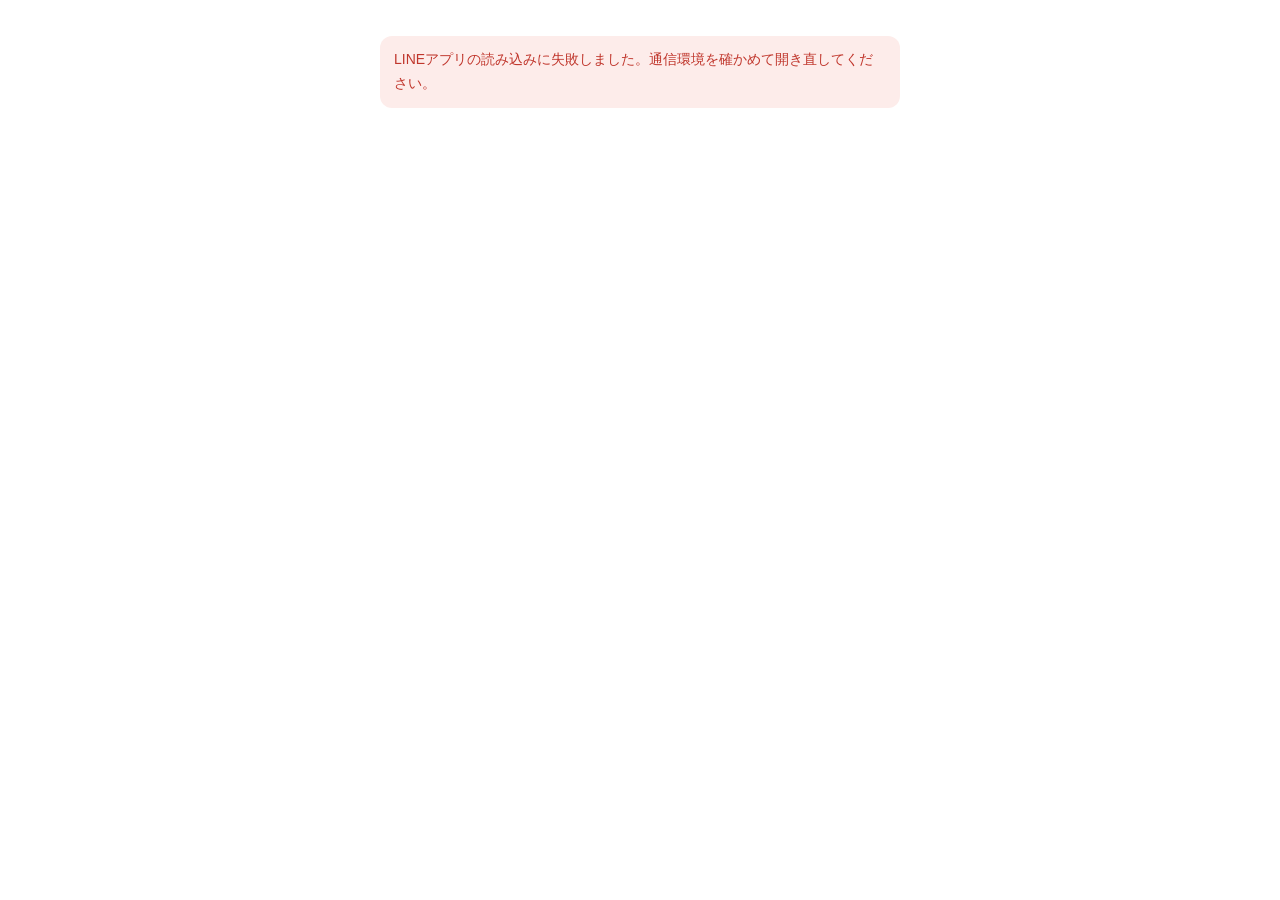
<file: mendan/index.html>
<!DOCTYPE html>
<html lang="ja">
<head>
<meta charset="utf-8">
<meta name="viewport" content="width=device-width, initial-scale=1, viewport-fit=cover">
<title>RVSS 面談のお申し込み</title>
<link rel="stylesheet" href="../assets/common.css">
</head>
<body>
<div class="wrap">

  <div id="loading" class="loading">読み込んでいます…</div>
  <div id="boot-status" class="status" hidden></div>

  <div id="form-area" hidden>
    <h1>面談のお申し込み</h1>
    <p class="lead">RVSSの面談にお申し込みいただきありがとうございます。5つだけ教えてください。</p>

    <div class="field">
      <label for="name">お名前<span class="req">必須</span></label>
      <input type="text" id="name" autocomplete="name" placeholder="山田 太郎">
    </div>

    <div class="field">
      <label for="email">メールアドレス<span class="req">必須</span></label>
      <input type="email" id="email" autocomplete="email" inputmode="email" placeholder="example@gmail.com">
      <p class="note">選考のご連絡に使います。普段お使いのものをお願いします。</p>
    </div>

    <div class="field">
      <label for="planDate">ご希望の日程<span class="req">必須</span></label>
      <select id="planDate"><option value="">読み込んでいます…</option></select>
    </div>

    <div class="field">
      <label for="source">どこでRVSSを知りましたか<span class="req">必須</span></label>
      <select id="source">
        <option value="">選んでください</option>
        <option>知人からの紹介</option>
        <option>RVSSイベント</option>
        <option>SNS(RVSS公式)</option>
        <option>REALVALUE本編(インフォマ)</option>
        <option>ビラ</option>
        <option>その他</option>
      </select>
    </div>

    <div class="field">
      <label for="saturday">土曜定例（毎週 9:25〜11:00）に原則毎週参加できますか<span class="req">必須</span></label>
      <select id="saturday">
        <option value="">選んでください</option>
        <option value="はい">はい（条件次第の方もこちらを選択してください）</option>
        <option value="いいえ">いいえ</option>
      </select>
      <p class="note">条件によっては配慮が可能です。面談で相談させていただきます。</p>
    </div>

    <button id="submit" type="button">この内容で申し込む</button>
    <div id="status" class="status" hidden></div>
  </div>

  <div id="done" class="done" hidden>
    <h2>お申し込みを受け付けました</h2>
    <p>担当者からLINEでご連絡します。</p>
    <!-- ★e8af2061 案2｜押すとLステップ側で「採用フロー中」タグが付き、広報のシナリオ配信から外れる。
         Lステップはユーザーの反応にしかタグを付けられないので、本人に1回押してもらうしかない。
         LSTEP_TAG_URL が空のときはボタンごと出さない（押せないボタンを見せない）。 -->
    <div id="confirm-wrap" hidden style="margin-top:26px">
      <button id="confirm-link" type="button">予約内容を確認する</button>
    </div>
  </div>

</div>

<script src="https://static.line-scdn.net/liff/edge/2/sdk.js"></script>
<script src="../config.js"></script>
<script src="../assets/liff-common.js?v=20261024.1"></script>
<script>
(function () {
  'use strict';
  var profile = null, src = 'unknown', sending = false;

  RVSS.boot({
    liffKey: 'mendan',
    onReady: function (p, s) {
      profile = p; src = s;
      RVSS.show('form-area');
      // 日程は「予定」タブの種別＝面談 を読む
      RVSS.fillDates(document.getElementById('planDate'), '面談')
        .then(function (n) {
          var sel = document.getElementById('planDate');
          var alt = document.createElement('option');
          alt.value = 'この中に合う日がない（LINEで調整します）';
          alt.textContent = 'この中に合う日がない（LINEで調整します）';
          sel.appendChild(alt);
          if (!n) {
            // 枠が1つも無い日でも申し込めるようにする。
            // ★ここで止めると、枠を足し忘れた週の申込がまるごと消える。
            sel.value = alt.value;
            RVSS.setStatus('いまお選びいただける枠がないため、LINEで直接調整させてください。', '');
          }
        })
        .catch(function () {
          var sel = document.getElementById('planDate');
          while (sel.firstChild) sel.removeChild(sel.firstChild);
          var alt = document.createElement('option');
          alt.value = 'この中に合う日がない（LINEで調整します）';
          alt.textContent = 'LINEで調整します';
          sel.appendChild(alt);
          RVSS.setStatus('日程の読み込みに失敗しました。このまま送信いただければLINEで調整します。', '');
        });
    }
  });

  document.getElementById('submit').addEventListener('click', function () {
    if (sending) return;
    var name = document.getElementById('name').value.trim();
    var email = document.getElementById('email').value.trim();
    var planDate = document.getElementById('planDate').value;
    var source = document.getElementById('source').value;
    var saturday = document.getElementById('saturday').value;

    if (!name) { return RVSS.setStatus('お名前を入力してください。', 'err'); }
    if (!/^[^\s@]+@[^\s@]+\.[^\s@]+$/.test(email)) { return RVSS.setStatus('メールアドレスの形式をご確認ください。', 'err'); }
    if (!planDate) { return RVSS.setStatus('ご希望の日程を選んでください。', 'err'); }
    if (!source) { return RVSS.setStatus('どこでRVSSを知ったかを選んでください。', 'err'); }
    if (!saturday) { return RVSS.setStatus('土曜定例の参加可否を選んでください。', 'err'); }

    sending = true;
    var btn = document.getElementById('submit');
    btn.disabled = true; btn.textContent = '送信しています…';
    RVSS.setStatus('送信しています…', '');

    RVSS.postToGas({
      kind: 'mendan',
      name: name,
      email: email,
      planDate: planDate,
      source: source,
      saturday: saturday,
      src: src,
      lineUserId: (profile && profile.userId) || '',
      lineDisplayName: (profile && profile.displayName) || ''
    }).then(function () {
      RVSS.hide('form-area');
      RVSS.show('done');
      if (window.RVSS_CONFIG.LSTEP_TAG_URL) RVSS.show('confirm-wrap');
    }).catch(function () {
      sending = false;
      btn.disabled = false; btn.textContent = 'もう一度送る';
      RVSS.setStatus('送信を確認できませんでした。もう一度お試しください。それでも進まない場合はLINEでお知らせください。', 'err');
    });
  });

  document.getElementById('confirm-link').addEventListener('click', function () {
    var url = window.RVSS_CONFIG.LSTEP_TAG_URL;
    if (!url) return;
    // LINE内ブラウザで開く。外部ブラウザへ飛ばすとLステップ側で同一ユーザーとして紐づかない。
    if (typeof liff !== 'undefined' && liff.openWindow) {
      liff.openWindow({ url: url, external: false });
    } else {
      location.href = url;
    }
  });
})();
</script>
</body>
</html>
</file>
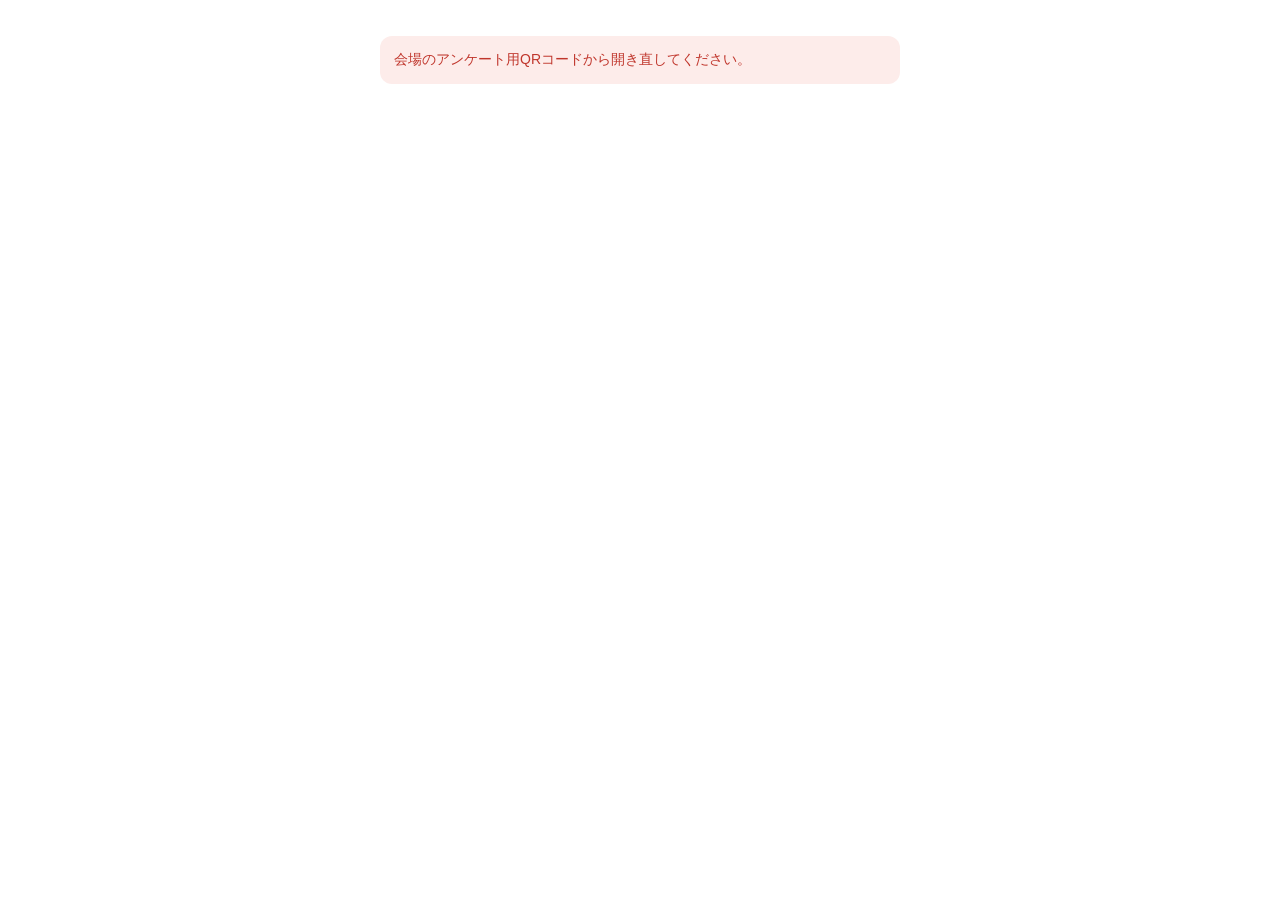
<file: rookies-survey/index.html>
<!DOCTYPE html>
<html lang="ja">
<head>
<meta charset="utf-8">
<meta name="viewport" content="width=device-width, initial-scale=1, viewport-fit=cover">
<title>REAL ROOKIES｜AFTER FORM</title>
<link rel="stylesheet" href="../assets/common.css">
<style>fieldset { border: 0; padding: 0; min-width: 0; } legend { font-weight: 600; margin-bottom: 8px; } [hidden] { display: none !important; }</style>
</head>
<body>
<main class="wrap">
  <div id="loading" class="loading">読み込んでいます…</div>
  <div id="boot-status" class="status" role="status" hidden></div>
  <div id="form-area" hidden>
    <h1>REAL ROOKIES｜AFTER FORM</h1>
    <p class="lead">REAL ROOKIES、お疲れさまでした！<br>今日の体験について、3〜4分ほどで回答をお願いします。<br>今後のイベントづくりや、終了後の交流・フォローにも活用させていただきます。</p>
    <form id="survey-form">
      <div class="field"><label for="name">お名前（必須）</label><input id="name" type="text" autocomplete="name" maxlength="100" required></div>
      <div id="questions"></div>
      <button id="submit" type="submit">回答を送信する</button>
      <div id="status" class="status" role="status" hidden></div>
    </form>
  </div>
  <div id="done" class="done" role="status" hidden><h2>ご回答ありがとうございます！</h2><p>回答を受け付けました。会場の交流・プログラムへお戻りください。</p></div>
</main>
<script src="https://static.line-scdn.net/liff/edge/2/sdk.js"></script>
<script src="../config.js"></script>
<script src="../assets/liff-common.js"></script>
<script src="../assets/rookies-survey.js"></script>
<script>RVSS_ROOKIES_SURVEY.start();</script>
</body>
</html>
</file>
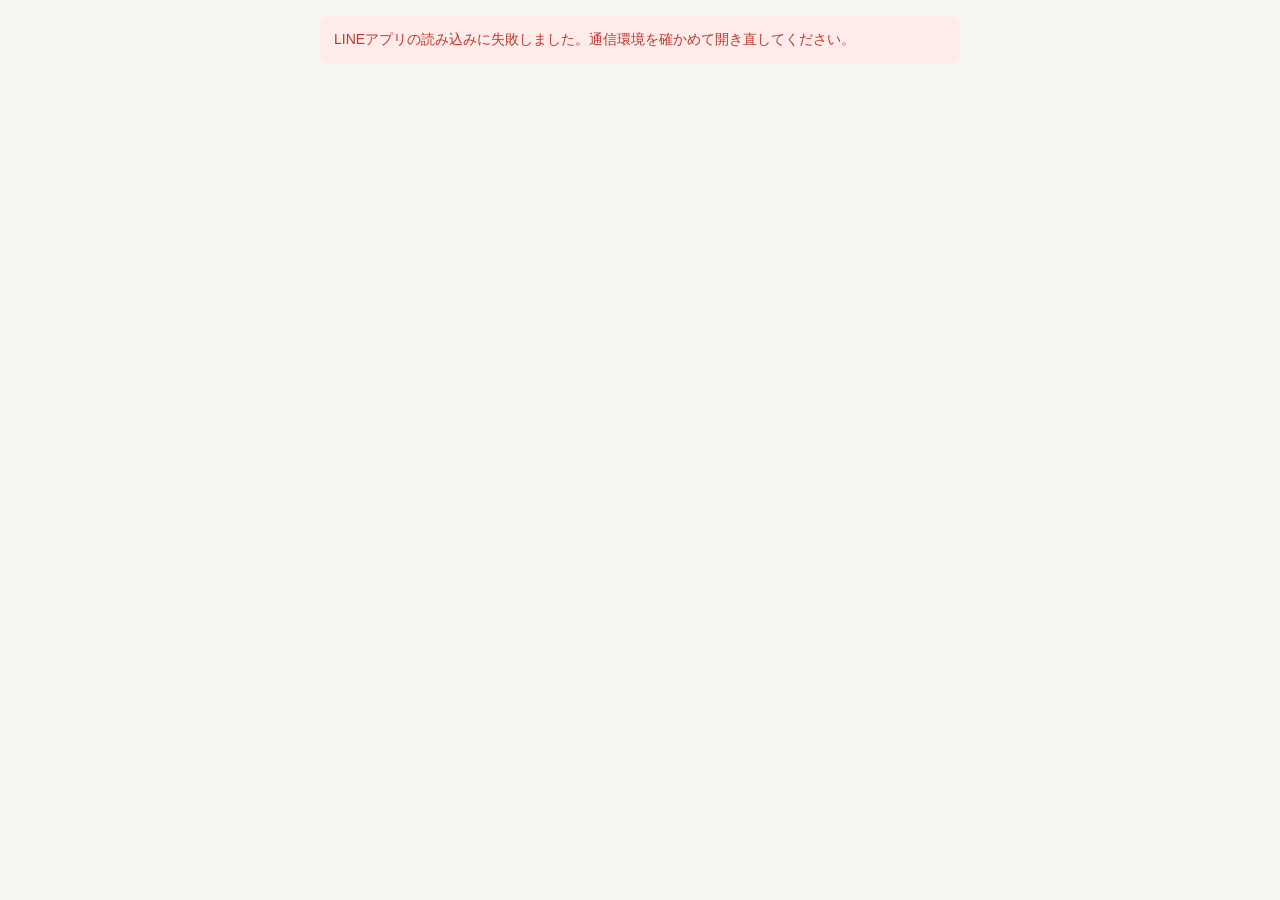
<file: rookies/index.html>
<!DOCTYPE html>
<html lang="ja">
<head>
<meta charset="utf-8">
<meta name="viewport" content="width=device-width, initial-scale=1, viewport-fit=cover">
<title>10/17(土)『REAL ROOKIES』参加申込</title>
<link rel="stylesheet" href="../assets/common.css">
<link rel="stylesheet" href="../assets/rookies-page.css?v=20261113.1">
</head>
<body>
<div class="wrap">

  <div id="loading" class="loading">読み込んでいます…</div>
  <div id="boot-status" class="status" hidden></div>

  <div id="form-area" hidden>

    <!-- 旧告知の人物写真は原典未確認のため使わず、公式ロゴと開催情報を表示する。 -->
    <header class="event-brand"><img src="../assets/rvss-logo-official.png" alt="REAL VALUE STUDENTS" width="480" height="246"></header>

    <h1><span class="ph">10/17(土)開催</span><span class="ph">『REAL ROOKIES』</span><span class="ph">参加申込フォーム</span></h1>
    <p class="lead">10/17(土)開催の『REAL ROOKIES』への参加申込フォームです。</p>

    <div class="info">
      <dl>
        <dt>開催日時</dt>
        <dd>2026年10/17(土) 10:00〜18:00<br>（＋公式アフター懇親会）</dd>
        <dt>開催場所</dt>
        <dd>
          関東：ふれあい貸し会議室 池袋山の手<br>
          東京都豊島区西池袋1-29-5 山の手ビル6階A<br>
          <a href="https://maps.app.goo.gl/JUmwYeCLywCRFTtJA" target="_blank" rel="noopener">関東会場の地図</a><br><br>
          関西：Community room cha-shitsu（茶室）<br>
          大阪府堺市北区長曽根町130番地42 S-Cube内<br>
          <a href="https://cha-shitsu.atomica.co.jp/access" target="_blank" rel="noopener">関西会場の地図・アクセス</a>
        </dd>
      </dl>
    </div>

    <div class="field">
      <label for="name">お名前（フルネーム）<span class="req">必須</span></label>
      <input type="text" id="name" autocomplete="name" placeholder="山田 太郎">
    </div>

    <div class="field">
      <label for="school">所属大学<span class="req">必須</span></label>
      <input type="text" id="school">
    </div>

    <div class="field">
      <label for="grade">学年<span class="req">必須</span></label>
      <select id="grade">
        <option value="">選んでください</option>
        <option>学部1年</option>
        <option>学部2年</option>
        <option>学部3年</option>
        <option>学部4年</option>
        <option>その他</option>
      </select>
    </div>

    <div class="field">
      <label for="phone">電話番号（ハイフンなし）<span class="req">必須</span></label>
      <input type="tel" id="phone" autocomplete="tel" inputmode="numeric" placeholder="09012345678">
      <p class="note">当日のご連絡・緊急時のみに使います。</p>
    </div>

    <div class="field">
      <label for="area">参加予定エリア<span class="req">必須</span></label>
      <select id="area">
        <option value="">選んでください</option>
        <option>関東</option>
        <option>関西</option>
      </select>
    </div>

    <div class="field">
      <label for="source">このイベントを知った経路を教えてください<span class="req">必須</span></label>
      <select id="source">
        <option value="">選んでください</option>
        <option>DM／個人LINE</option>
        <option>Instagramストーリー</option>
        <option>友人紹介（リファラル）</option>
        <option>公式LINE</option>
        <option>その他</option>
      </select>
    </div>

    <!-- ★分岐＝「DM／個人LINE」「友人紹介（リファラル）」のときだけ出す。
         誰がその1人を連れてきたかが分かる唯一の項目なので、出したときは必須にする。 -->
    <div class="field branch" id="referrer-field" hidden>
      <label for="referrer">個別連絡をもらったRVSSメンバー、または紹介してくれた友人の名前を教えてください<span class="req">必須</span></label>
      <input type="text" id="referrer" placeholder="山田 花子">
    </div>

    <div class="field">
      <label for="after">イベント終了後の公式懇親会への参加希望<span class="req">必須</span></label>
      <select id="after">
        <option value="">選んでください</option>
        <option>参加する</option>
        <option>不参加</option>
        <option>未定</option>
      </select>
    </div>

    <button id="submit" type="button">この内容で申し込む</button>
    <div id="status" class="status" hidden></div>
  </div>

  <div id="done" class="done" hidden>
    <h2>ご回答ありがとうございます！</h2>
    <p>当日お会いできることを楽しみにしています！</p>

    <div class="done-links">
      <a id="line-link" href="#" target="_blank" rel="noopener" hidden>RVSS公式LINE<small>当日のご案内はこちらから届きます</small></a>
      <a id="ig-link" href="#" target="_blank" rel="noopener" hidden>運営責任者（平井）Instagram<small>緊急のご連絡はこちらのDMへ</small></a>
    </div>
    <p class="note" style="text-align:left">当日迷った場合や、急な体調不良・遅刻等の緊急のご連絡は、上記InstagramのDMまでお願いいたします。</p>
  </div>

</div>

<script src="https://static.line-scdn.net/liff/edge/2/sdk.js"></script>
<script src="../config.js"></script>
<script src="../assets/liff-common.js?v=20261024.1"></script>
<script>
(function () {
  'use strict';
  var profile = null, src = 'unknown', sending = false;

  // 紹介者名を出す経路。★ここを増やすときは要件定義（Notion）側も一緒に直す。
  var NEEDS_REFERRER = ['DM／個人LINE', '友人紹介（リファラル）'];

  RVSS.boot({
    liffKey: 'rookies',
    onReady: function (p, s) {
      profile = p; src = s;
      RVSS.show('form-area');
      // ★日程の読み込みは無い。10/17 の1日だけのイベントなので、
      //   予定タブを見にいかず、GASが落ちていてもフォームは開ける。
    }
  });

  var sourceEl = document.getElementById('source');
  var referrerField = document.getElementById('referrer-field');
  sourceEl.addEventListener('change', function () {
    var need = NEEDS_REFERRER.indexOf(sourceEl.value) >= 0;
    referrerField.hidden = !need;
    if (!need) document.getElementById('referrer').value = '';
  });

  // 電話番号＝数字だけ残す（ハイフン・空白・全角を打たれても通す）。
  function normalizePhone(raw) {
    return String(raw || '')
      .replace(/[０-９]/g, function (c) { return String.fromCharCode(c.charCodeAt(0) - 0xFEE0); })
      .replace(/[^0-9]/g, '');
  }

  document.getElementById('submit').addEventListener('click', function () {
    if (sending) return;
    var name = document.getElementById('name').value.trim();
    var school = document.getElementById('school').value.trim();
    var grade = document.getElementById('grade').value;
    var phone = normalizePhone(document.getElementById('phone').value);
    var area = document.getElementById('area').value;
    var source = sourceEl.value;
    var referrer = document.getElementById('referrer').value.trim();
    var after = document.getElementById('after').value;
    var needReferrer = NEEDS_REFERRER.indexOf(source) >= 0;

    if (!name) { return RVSS.setStatus('お名前を入力してください。', 'err'); }
    if (!school) { return RVSS.setStatus('所属大学を入力してください。', 'err'); }
    if (!grade) { return RVSS.setStatus('学年を選んでください。', 'err'); }
    if (!/^0\d{9,10}$/.test(phone)) { return RVSS.setStatus('電話番号は 0 から始まる10〜11桁の数字でご入力ください（ハイフンなし）。', 'err'); }
    if (!area) { return RVSS.setStatus('参加予定エリアを選んでください。', 'err'); }
    if (!source) { return RVSS.setStatus('このイベントを知った経路を選んでください。', 'err'); }
    if (needReferrer && !referrer) { return RVSS.setStatus('ご連絡をくれたメンバー、または紹介してくれた友人のお名前を入力してください。', 'err'); }
    if (!after) { return RVSS.setStatus('公式懇親会への参加希望を選んでください。', 'err'); }

    sending = true;
    var btn = document.getElementById('submit');
    btn.disabled = true; btn.textContent = '送信しています…';
    RVSS.setStatus('送信しています…', '');

    RVSS.postToGas({
      kind: 'rookies',
      name: name,
      school: school,
      grade: grade,
      phone: phone,
      area: area,
      source: source,
      referrer: needReferrer ? referrer : '',
      after: after,
      src: src,
      lineUserId: (profile && profile.userId) || '',
      lineDisplayName: (profile && profile.displayName) || ''
    }).then(function () {
      RVSS.hide('form-area');
      RVSS.show('done');
      showDoneLinks();
      window.scrollTo(0, 0);
    }).catch(function () {
      sending = false;
      btn.disabled = false; btn.textContent = 'もう一度送る';
      RVSS.setStatus('送信を確認できませんでした。もう一度お試しください。それでも進まない場合は公式LINEでお知らせください。', 'err');
    });
  });

  // 完了画面の連絡先は config に入っているものだけ出す（空リンクを見せない）。
  function showDoneLinks() {
    [['ROOKIES_LINE_URL', 'line-link'], ['ROOKIES_IG_URL', 'ig-link']].forEach(function (pair) {
      var url = window.RVSS_CONFIG[pair[0]];
      if (!url) return;
      var a = document.getElementById(pair[1]);
      a.href = url; a.hidden = false;
    });
  }
})();
</script>
</body>
</html>
</file>
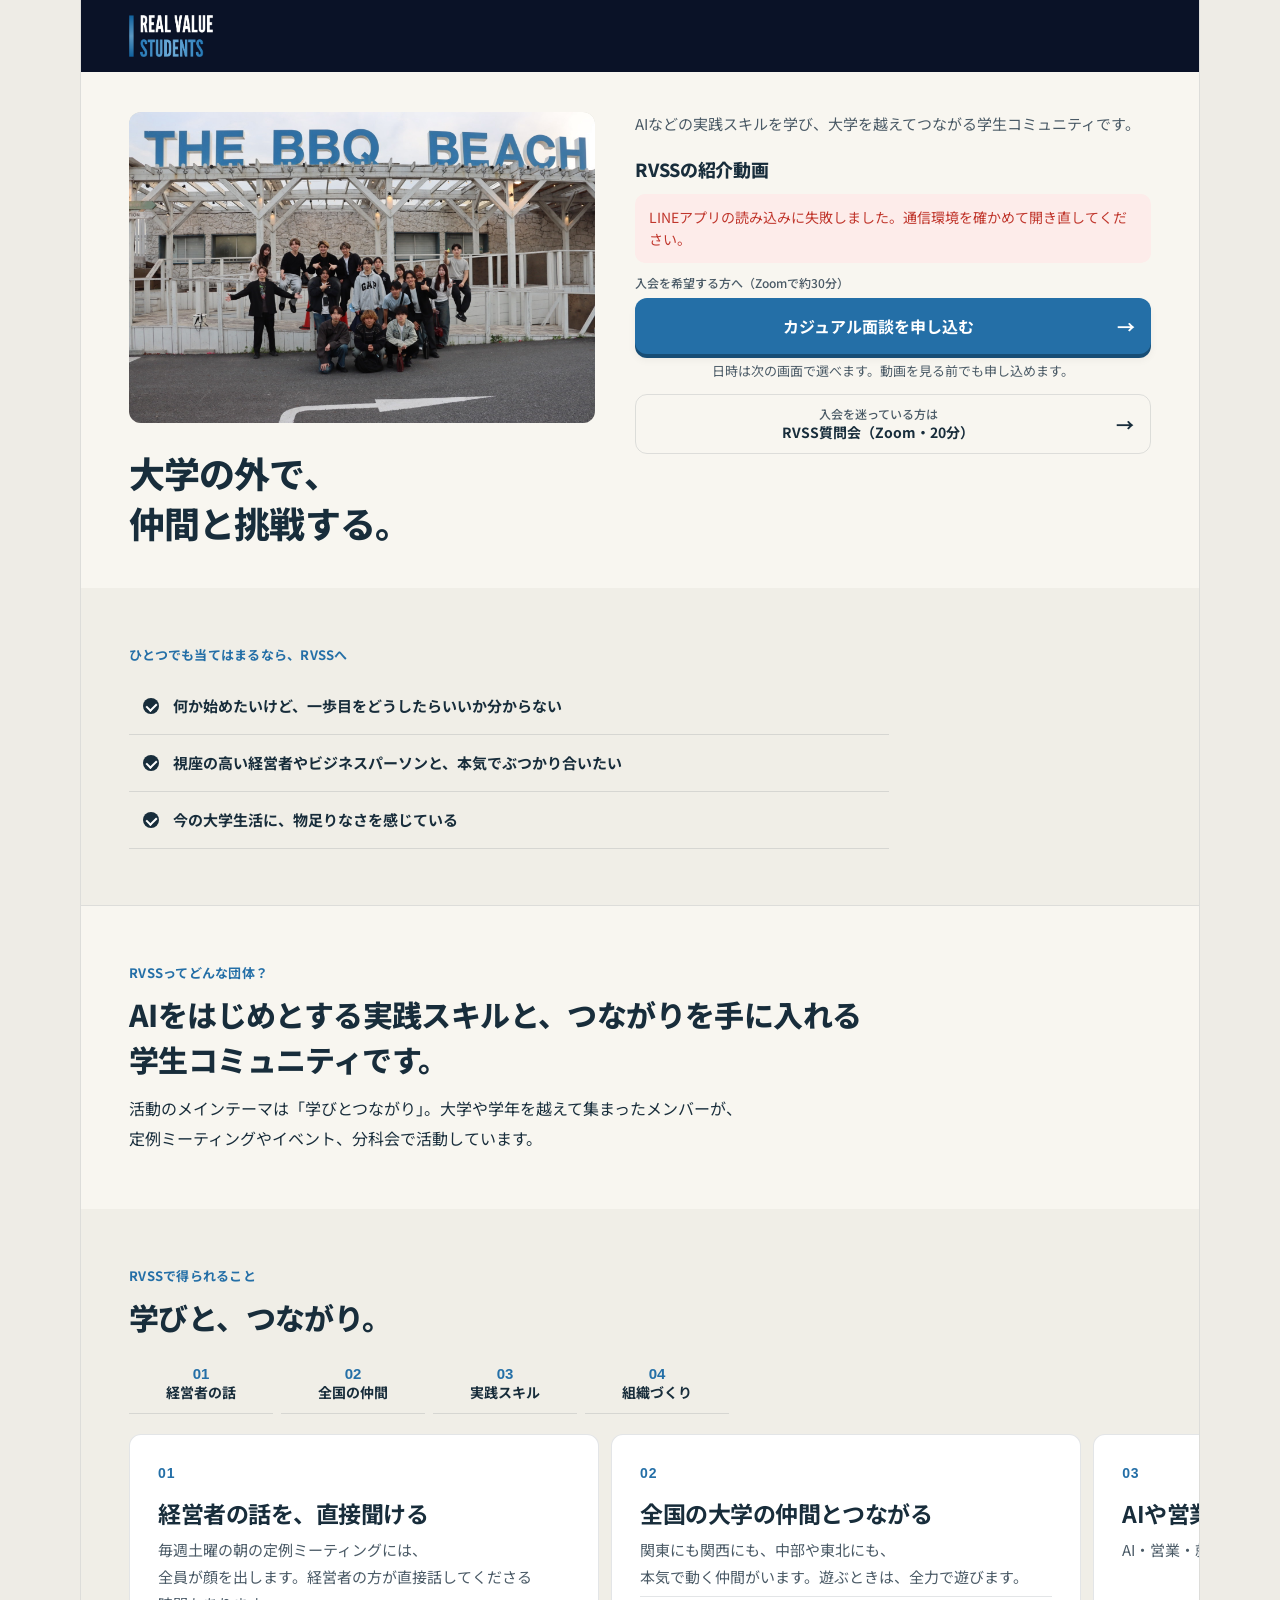
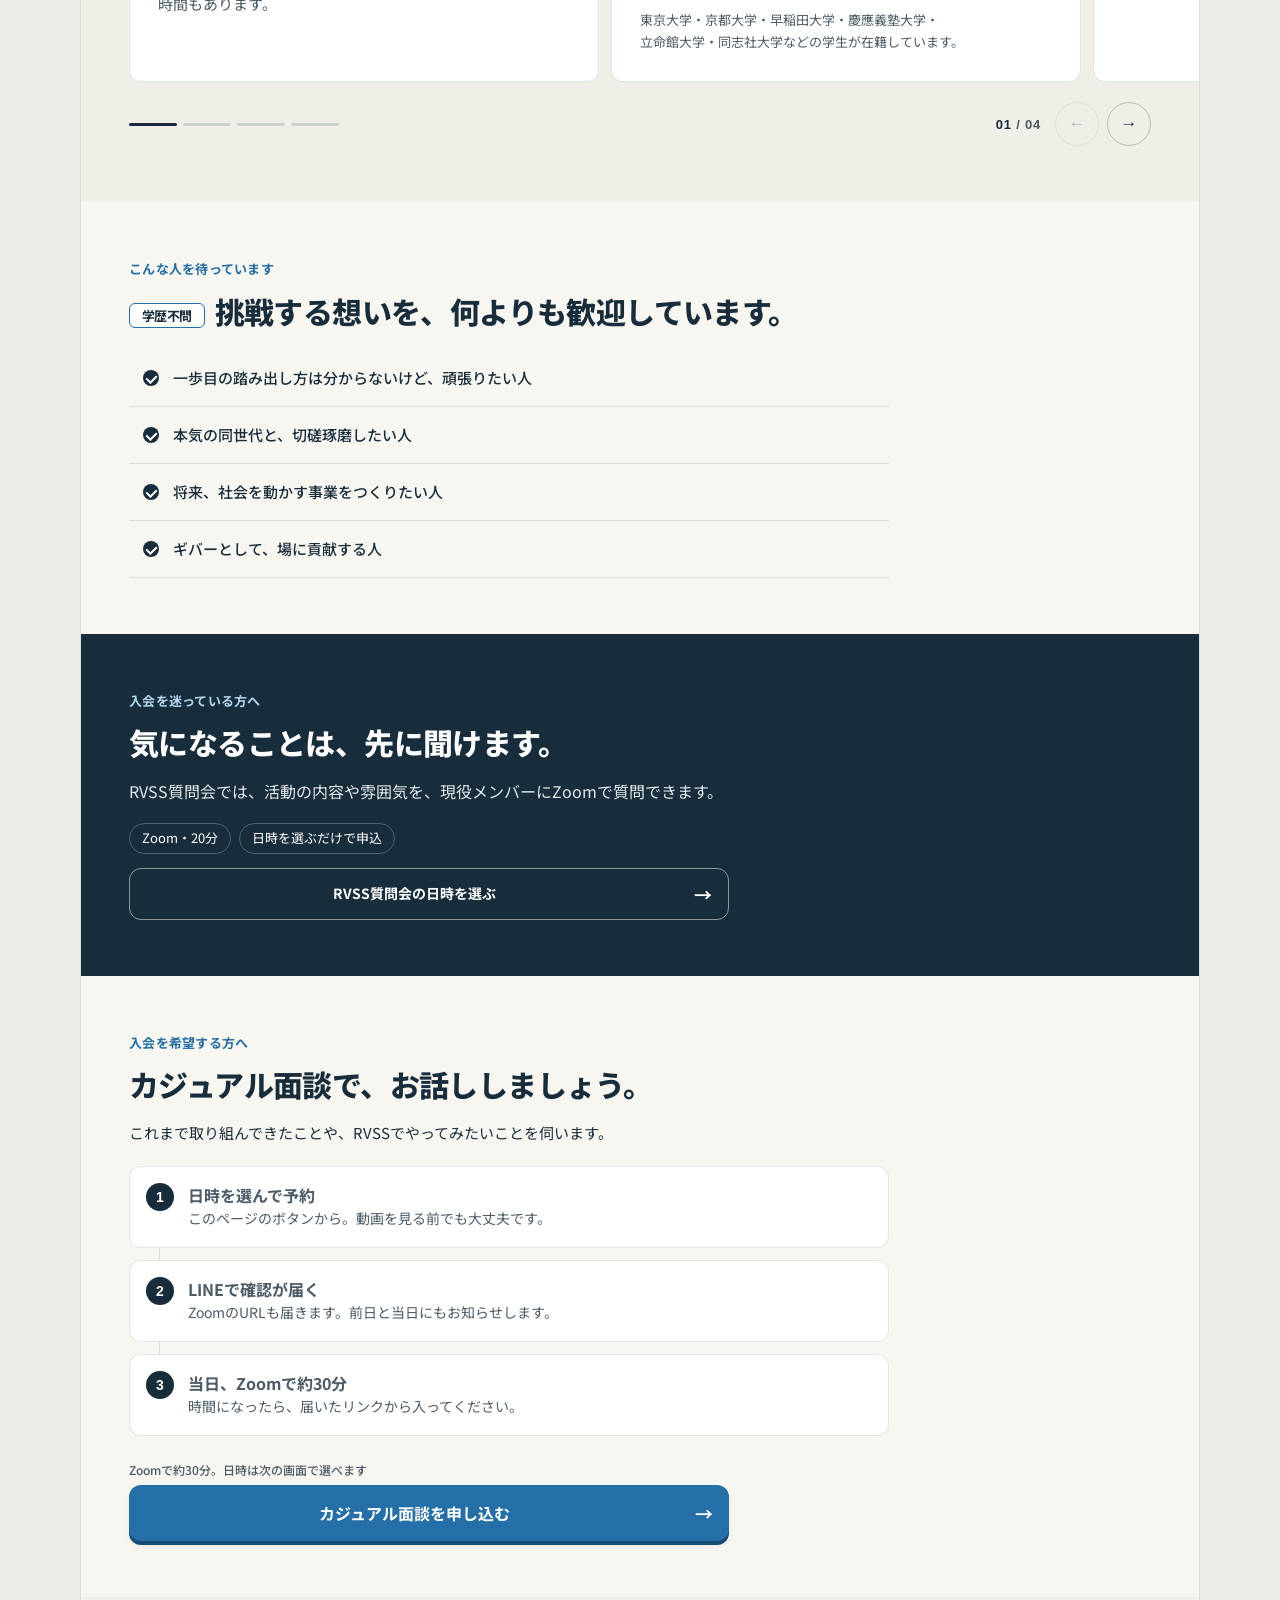
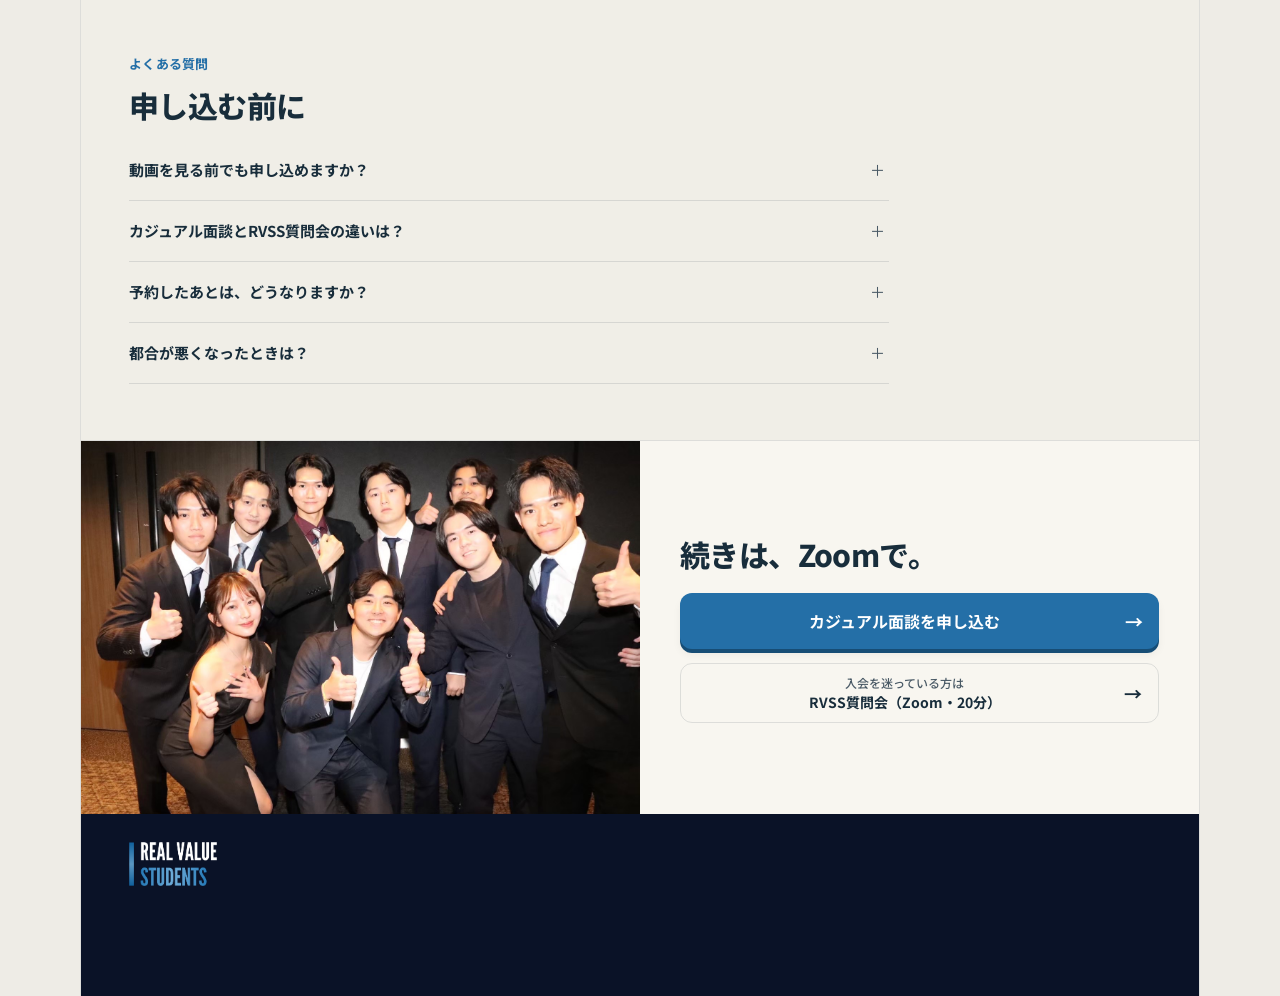
<file: watch/index.html>
<!DOCTYPE html>
<html lang="ja">
<head>
<meta charset="utf-8">
<meta name="viewport" content="width=device-width, initial-scale=1, viewport-fit=cover">
<meta name="theme-color" content="#182d3b">
<title>RVSS 紹介動画</title>
<!-- ★2026-10-23 LP化（v8・守屋 10/22「v8で進める」）。見た目は lp.css、写真は lp/。
     計測と処理（LIFF認証・視聴の記録・面談ボタンの記録・予約済み経路・期限切れ・情シスの訪問計測）は 10/13 版の本番からそのまま移した。
     違い＝プレーヤーは表紙の下に作っておき、表紙を押した操作の中で再生する（10/23 iPhone で再生が始まらなかったため直した）。 -->
<link rel="preconnect" href="https://fonts.googleapis.com">
<link rel="preconnect" href="https://fonts.gstatic.com" crossorigin>
<link rel="stylesheet" href="https://fonts.googleapis.com/css2?family=Noto+Sans+JP:wght@400;500;700;800&display=swap">
<link rel="stylesheet" href="lp.css?v=20261113.5">
</head>
<body class="watch-page">

<header class="top">
  <img class="logo-img" src="lp/rvss-logo.png" alt="REAL VALUE STUDENTS" width="128" height="64">
</header>

<main>
<!-- 内部メンバーの写真と紹介動画。動画のすぐ下に面談の申込を置く。 -->
<section class="hero" aria-labelledby="hero-title">
  <div class="hero-story">
  <div class="mosaic">
    <figure class="m m1"><img src="../assets/rvss-members-bbq-20261113.jpg" alt="屋外で集まったRVSSのメンバー" width="1620" height="1080" fetchpriority="high"></figure>
  </div>
  <div class="hero-copy">
    <h1 id="hero-title"><span class="ph">大学の外で、</span><span class="ph"><span class="mark">仲間と挑戦する。</span></span></h1>
  </div>
  </div>
  <div class="hero-body">
    <p class="intro-value">AIなどの実践スキルを学び、大学を越えてつながる学生コミュニティです。</p>
    <h2 class="video-title">RVSSの紹介動画</h2>

    <!-- 動画の枠：認証が終わるまで「読み込んでいます」。準備中・期限切れはこの枠の中で出す（ページの他の部分は出したまま） -->
    <div id="loading" class="video-state">読み込んでいます…</div>
    <div id="boot-status" class="status" hidden></div>
    <div id="notready" class="video-state" hidden>
      <b>ただいま準備中です</b>
      <span>動画の公開までもう少しお待ちください。準備ができ次第、LINEでお知らせします。</span>
    </div>
    <div id="expired" class="video-state" hidden>
      <b>視聴期限が過ぎました</b>
      <span>下のボタンを押すと、もう一度48時間だけご覧いただけます。</span>
      <button id="reissue" type="button" class="btn-reissue">もう一度見る</button>
    </div>

    <div id="watch-area" hidden>
      <!-- 内部メンバーの集合写真を表紙に使う。写真の出典はassets/member-photos-20261113.md。
           プレーヤーはページを開いた時点で表紙の下に作っておき、表紙を押した操作の中で再生する（iPhone は押した操作の中でないと再生させない・10/23 守屋の実機で確認） -->
      <div class="player facade" id="player-box">
        <img class="poster" src="../assets/rvss-members-group-20261113.jpg" alt="RVSSのメンバーの集合写真" width="1477" height="1108">
        <button type="button" class="play-btn" aria-label="紹介動画を再生する（約4分）"><span class="tri" aria-hidden="true"></span></button>
        <span class="play-label" aria-hidden="true">タップで再生（3:56）</span>
        <span class="deadline" id="countdown">視聴期限 <b id="cd-value">--:--:--</b></span>
        <div id="player"></div>
        <div id="video-error" class="video-error" role="alert" hidden>
          <b>動画を読み込めませんでした</b>
          <p>通信環境を確かめて、<br>もう一度お試しください。</p>
          <button id="video-retry" type="button">動画を読み込み直す</button>
        </div>
      </div>
      <p class="play-hint" id="play-hint" hidden>▶ をもう一度押してください</p>
      <div class="bar" aria-hidden="true"><i id="bar-fill"></i></div>
      <ol class="chapters" aria-label="この動画でわかること（押すとその場面から再生）">
        <li><button type="button" data-start="58.3"><b>0:58</b>RVSSとは</button></li>
        <li><button type="button" data-start="68.1"><b>1:08</b>なぜ、いま「挑戦者」なのか</button></li>
        <li><button type="button" data-start="94.6"><b>1:34</b>得られる価値</button></li>
        <li><button type="button" data-start="143"><b>2:22</b>参加のかたち</button></li>
        <li><button type="button" data-start="172.6"><b>2:52</b>求める人物像</button></li>
      </ol>
      <div id="status" class="status" hidden></div>
    </div>

    <!-- 動画のすぐ下＝動画の最後の CTA「この動画のすぐ下のボタンから申し込めます」が指す場所。最初から出しておく -->
    <div id="cta" class="cta-group">
      <p class="bubble interview-only"><span class="ph">入会を希望する方へ</span><span class="ph">（Zoomで約30分）</span></p>
      <a class="btn-primary interview-only" href="#" data-cta="hero"><span>カジュアル面談を申し込む</span><span class="arrow" aria-hidden="true">→</span></a>
      <p class="cta-note" id="cta-hint"><span class="ph">日時は次の画面で選べます。</span><span class="ph">動画を見る前でも申し込めます。</span></p>
      <a class="btn-secondary" href="#" data-kouryu="hero"><span><small>入会を迷っている方は</small>RVSS質問会（Zoom・20分）</span><span class="arrow" aria-hidden="true">→</span></a>
    </div>
  </div>
</section>

<!-- 冒頭の直後：紹介動画 v9 の冒頭の問いかけ（守屋が公開を承認した字幕の言葉） -->
<section class="hook" aria-labelledby="hook-title">
  <p class="kicker" id="hook-title"><span class="ph">ひとつでも当てはまるなら、</span><span class="ph">RVSSへ</span></p>
  <ul class="checks">
    <li><span class="ph">何か始めたいけど、</span><span class="ph">一歩目をどうしたらいいか</span><span class="ph">分からない</span></li>
    <li><span class="ph">視座の高い経営者や</span><span class="ph">ビジネスパーソンと、</span><span class="ph">本気でぶつかり合いたい</span></li>
    <li><span class="ph">今の大学生活に、</span><span class="ph">物足りなさを感じている</span></li>
  </ul>
</section>

<!-- RVSSってどんな団体か -->
<section class="about" aria-labelledby="about-title">
  <div class="about-text">
    <p class="kicker">RVSSってどんな団体？</p>
    <h2 id="about-title"><span class="ph">AIをはじめとする</span><span class="ph">実践スキルと、</span><span class="ph">つながりを手に入れる</span><span class="ph">学生コミュニティです。</span></h2>
    <p><span class="ph">活動のメインテーマは</span><span class="ph">「学びとつながり」。</span><span class="ph">大学や学年を越えて</span><span class="ph">集まったメンバーが、</span><span class="ph">定例ミーティングやイベント、</span><span class="ph">分科会で活動しています。</span></p>
  </div>
</section>

<!-- RVSSで得られること：紹介動画 v9 の「03 RVSSで得られる価値」と「04 参加のかたち」の承認済みの言葉から。番号つきのカードを横にめくる -->
<section class="scenes values" aria-labelledby="scenes-title">
  <div class="section-head">
    <p class="kicker">RVSSで得られること</p>
    <h2 id="scenes-title"><span class="ph">学びと、</span><span class="ph">つながり。</span></h2>
    <ol class="value-index" aria-label="4つの項目">
      <li><a href="#scene-1"><b>01</b>経営者の話</a></li>
      <li><a href="#scene-2"><b>02</b>全国の仲間</a></li>
      <li><a href="#scene-3"><b>03</b>実践スキル</a></li>
      <li><a href="#scene-4"><b>04</b>組織づくり</a></li>
    </ol>
  </div>
  <div class="scene-track" role="region" aria-roledescription="カルーセル" aria-label="RVSSで得られること（横にめくって見られます）" tabindex="0">
    <article class="scene s1" id="scene-1" aria-label="1枚目／4枚中">
      <span class="scene-num" aria-hidden="true">01</span>
      <div class="scene-text">
        <h3><span class="ph">経営者の話を、</span><span class="ph">直接聞ける</span></h3>
        <p><span class="ph">毎週土曜の朝の</span><span class="ph">定例ミーティングには、</span><span class="ph">全員が顔を出します。</span><span class="ph">経営者の方が</span><span class="ph">直接話してくださる</span><span class="ph">時間もあります。</span></p>
      </div>
    </article>
    <article class="scene s2" id="scene-2" aria-label="2枚目／4枚中">
      <span class="scene-num" aria-hidden="true">02</span>
      <div class="scene-text">
        <h3><span class="ph">全国の大学の</span><span class="ph">仲間とつながる</span></h3>
        <p><span class="ph">関東にも関西にも、</span><span class="ph">中部や東北にも、</span><span class="ph">本気で動く仲間がいます。</span><span class="ph">遊ぶときは、</span><span class="ph">全力で遊びます。</span></p>
        <p class="uni"><span class="ph">東京大学・京都大学・</span><span class="ph">早稲田大学・慶應義塾大学・</span><span class="ph">立命館大学・同志社大学</span><span class="ph">などの学生が在籍しています。</span></p>
      </div>
    </article>
    <article class="scene s3" id="scene-3" aria-label="3枚目／4枚中">
      <span class="scene-num" aria-hidden="true">03</span>
      <div class="scene-text">
        <h3><span class="ph">AIや営業を、</span><span class="ph">分科会で学ぶ</span></h3>
        <p><span class="ph">AI・営業・就活など、</span><span class="ph">テーマごとに</span><span class="ph">分科会があります。</span></p>
      </div>
    </article>
    <article class="scene s4" id="scene-4" aria-label="4枚目／4枚中">
      <span class="scene-num" aria-hidden="true">04</span>
      <div class="scene-text">
        <h3><span class="ph">組織を、</span><span class="ph">自分たちでつくる</span></h3>
        <p><span class="ph">イベントの企画や広報、</span><span class="ph">採用まで、</span><span class="ph">運営はメンバーが担っています。</span></p>
      </div>
    </article>
  </div>
  <div class="scene-nav">
    <span class="dots" aria-hidden="true"><i class="on"></i><i></i><i></i><i></i></span>
    <span class="count" aria-live="polite"><b>01</b> / 04</span>
    <span class="arrows">
      <button type="button" class="prev" aria-label="前の項目">←</button>
      <button type="button" class="next" aria-label="次の項目">→</button>
    </span>
  </div>
</section>

<!-- 求める人物像：紹介動画 v9 の「05 求める人物像」の承認済みの言葉 -->
<section class="people" aria-labelledby="people-title">
  <p class="kicker">こんな人を待っています</p>
  <h2 id="people-title"><span class="badge">学歴不問</span><span class="ph">挑戦する想いを、</span><span class="ph">何よりも歓迎しています。</span></h2>
  <ul class="checks">
    <li><span class="ph">一歩目の踏み出し方は</span><span class="ph">分からないけど、</span><span class="ph">頑張りたい人</span></li>
    <li><span class="ph">本気の同世代と、</span><span class="ph">切磋琢磨したい人</span></li>
    <li><span class="ph">将来、社会を動かす事業を</span><span class="ph">つくりたい人</span></li>
    <li><span class="ph">ギバーとして、</span><span class="ph">場に貢献する人</span></li>
  </ul>
</section>

<!-- 中盤：質問会。迷っている人の受け皿。面談とは色面を変えて別の場だと分かるようにする -->
<section class="qa-band" id="qa" aria-labelledby="qa-title">
  <p class="kicker">入会を迷っている方へ</p>
  <h2 id="qa-title"><span class="ph">気になることは、</span><span class="ph">先に聞けます。</span></h2>
  <p><span class="ph">RVSS質問会では、</span><span class="ph">活動の内容や雰囲気を、</span><span class="ph">現役メンバーにZoomで</span><span class="ph">質問できます。</span></p>
  <ul class="facts"><li>Zoom・20分</li><li>日時を選ぶだけで申込</li></ul>
  <a class="btn-secondary on-dark" href="#" data-kouryu="qa"><span>RVSS質問会の日時を選ぶ</span><span class="arrow" aria-hidden="true">→</span></a>
</section>

<!-- 面談の案内。入会を希望する人の本線（予約済みの経路では出さない） -->
<section class="interview interview-only" id="interview" aria-labelledby="interview-title">
  <p class="kicker">入会を希望する方へ</p>
  <h2 id="interview-title"><span class="ph">カジュアル面談で、</span><span class="ph">お話ししましょう。</span></h2>
  <p><span class="ph">これまで取り組んできたことや、</span><span class="ph">RVSSでやってみたいことを</span><span class="ph">伺います。</span></p>
  <ol class="flow" aria-label="申込の流れ">
    <li><span class="step">1</span><div><b>日時を選んで予約</b><span class="ph">このページのボタンから。</span><span class="ph">動画を見る前でも大丈夫です。</span></div></li>
    <li><span class="step">2</span><div><b>LINEで確認が届く</b><span class="ph">ZoomのURLも届きます。</span><span class="ph">前日と当日にも</span><span class="ph">お知らせします。</span></div></li>
    <li><span class="step">3</span><div><b>当日、Zoomで約30分</b><span class="ph">時間になったら、</span><span class="ph">届いたリンクから</span><span class="ph">入ってください。</span></div></li>
  </ol>
  <div class="cta-group">
    <p class="bubble"><span class="ph">Zoomで約30分。</span><span class="ph">日時は次の画面で選べます</span></p>
    <a class="btn-primary" href="#" data-cta="interview"><span>カジュアル面談を申し込む</span><span class="arrow" aria-hidden="true">→</span></a>
  </div>
</section>

<!-- よくある質問：申込の直前に、事実で不安を外す -->
<section class="faq" aria-labelledby="faq-title">
  <p class="kicker">よくある質問</p>
  <h2 id="faq-title">申し込む前に</h2>
  <details class="interview-only"><summary><span class="ph">動画を見る前でも</span><span class="ph">申し込めますか？</span></summary><p><span class="ph">はい。</span><span class="ph">動画を見ていなくても、</span><span class="ph">このページから申し込めます。</span></p></details>
  <details><summary><span class="ph">カジュアル面談と</span><span class="ph">RVSS質問会の違いは？</span></summary><p><span class="ph">カジュアル面談は、</span><span class="ph">入会を希望する方向けの</span><span class="ph">Zoomで約30分の場です。</span><span class="ph">RVSS質問会は、</span><span class="ph">入会を迷っている方向けの</span><span class="ph">20分の場。</span><br><span class="ph">活動の内容や雰囲気を</span><span class="ph">質問できて、</span><span class="ph">申込は日時を選ぶだけです。</span></p></details>
  <details><summary><span class="ph">予約したあとは、</span><span class="ph">どうなりますか？</span></summary><p><span class="ph">LINEで確認のメッセージが届き、</span><span class="ph">ZoomのURLも</span><span class="ph">そこでお送りします。</span><span class="ph">前日と当日にも</span><span class="ph">LINEでお知らせします。</span></p></details>
  <details><summary>都合が悪くなったときは？</summary><p><span class="ph">届いたLINEに</span><span class="ph">返信してください。</span></p></details>
</section>

<!-- 末尾：集合写真で締め、2つの入口をもう一度 -->
<section class="closing" aria-labelledby="closing-title">
  <figure><img src="../assets/rvss-members-award-20261113.jpg" alt="RVSSのメンバーの集合写真" width="1567" height="1045" loading="lazy"></figure>
  <div class="closing-text">
    <h2 id="closing-title"><span class="ph">続きは、</span><span class="ph">Zoomで。</span></h2>
    <div class="cta-group">
      <a class="btn-primary interview-only" href="#" data-cta="closing"><span>カジュアル面談を申し込む</span><span class="arrow" aria-hidden="true">→</span></a>
      <a class="btn-secondary" href="#" data-kouryu="closing"><span><small>入会を迷っている方は</small>RVSS質問会（Zoom・20分）</span><span class="arrow" aria-hidden="true">→</span></a>
    </div>
  </div>
</section>

<footer class="foot">
  <img class="logo-img" src="lp/rvss-logo.png" alt="REAL VALUE STUDENTS" width="128" height="64">
</footer>
</main>

<!-- 冒頭の申込ボタンが画面から消えたら下に出し、面談の案内・末尾の申込が見えている間は引っ込める（予約済みの経路では出さない） -->
<aside class="dock interview-only" aria-label="申込" hidden>
  <a class="dock-sub" href="#" data-kouryu="dock">質問会</a>
  <a class="dock-main" href="#" data-cta="dock">カジュアル面談を申し込む</a>
</aside>

<script src="https://static.line-scdn.net/liff/edge/2/sdk.js"></script>
<!-- ★2026-09-24 情シス（井上さん）の訪問計測。#114「土曜定例 体験入会 一斉配信」スレッドの手順どおり。
     認証後のページ訪問を LINE userID で記録する（再生ではなく訪問）。失敗しても動画表示は止まらない。
     ★LINE のアクセストークンを情シスのサーバーへ渡すスクリプトなので、9/24 に中身を読んだ版に固定する（integrity）。
       情シスがスクリプトを更新したら、ここのハッシュを差し替えるまで計測だけ止まる（動画は止まらない）。 -->
<script src="https://rvss-dx-ten.vercel.app/integrations/rvss-ondemand-visits.js"
        integrity="sha384-/aDQ/FnkSJY1sqXpWpgpj68GZgoWP0BfzEvQgdsdOo+fJupS3u05V/RThcp0IUx0"
        crossorigin="anonymous"></script>
<script src="../config.js"></script>
<script src="../assets/liff-common.js?v=20261024.1"></script>
<script src="../assets/journey-analytics.js?v=20261013.4"></script>
<script>
(function () {
  'use strict';

  var CFG = window.RVSS_CONFIG;
  var journey = window.RVSSJourney ? window.RVSSJourney.create('watch') : { record: function () {}, identify: function () {}, state: function () {}, flush: function () {}, source: RVSS.readSrc };
  var profile = null, src = 'unknown';
  var player = null, duration = 0, maxPct = 0, ticker = null, lastPosition = 0;
  var sentMarks = {};          // 25/50/75/100 の節目を1回ずつだけ送る
  var LS_KEY = 'rvss_watch_started_at';
  var ready = false;           // 認証と期限の確認が終わったか（終わる前は表紙を押しても再生しない）

  /* ★2026-09-30｜REAL ROOKIES で面談を予約済みの人（翌日20時台の自動LINE rookies_od から ?src=rr1017_od で来る）。
     動画はそのまま。申込ボタンを出さず、最後は「面談でお会いできるのを楽しみに」にする（守屋 9/30「ページだけ変える」）。
     ★2026-10-23 LP化：面談のボタンは4か所（冒頭・面談の案内・末尾・下の追従バー）。予約済みの経路では .interview-only をまとめて隠す。 */
  var entrySrc = journey.source();
  var RR_BOOKED = /^rr1017/i.test(entrySrc);
  // 直面談の前日案内から来る人も予約済み。再予約の導線と完了後のM1を出さない。
  var MEETING_BOOKED = RR_BOOKED || entrySrc === 'direct_interview_od';
  journey.record('page_visible', { stage: 'entry', bookedEntry: MEETING_BOOKED });
  if (MEETING_BOOKED) {
    document.body.classList.add('booked');
    document.getElementById('cta-hint').textContent = '面談でお会いできるのを楽しみにしています。';
  }

  /* ---------- 視聴期限（クライアント側で持つ） ----------
     ★厳格なゲートではない。決定10（2026-08-25）＝期限切れ後は自己再発行を1タップ。
       狙いは「早く見てもらう」ことなので、端末をまたいだ厳密な管理は要らない。
       サーバー（採用管理シート）には開始・進捗・完了・再発行を記録する。 */
  function startedAt() {
    try { return Number(localStorage.getItem(LS_KEY)) || 0; } catch (e) { return 0; }
  }
  function setStartedAt(t) {
    try { localStorage.setItem(LS_KEY, String(t)); } catch (e) { /* プライベートモード等 */ }
  }
  function deadline() {
    return startedAt() + (CFG.WATCH_DEADLINE_HOURS || 48) * 3600 * 1000;
  }
  function isExpired() {
    var s = startedAt();
    return s > 0 && Date.now() > deadline();
  }
  // ★LP化：期限は表紙の札に出す。再生を始めると表紙ごと消えるので、札が無ければ何もしない。
  function renderCountdown() {
    var el = document.getElementById('cd-value');
    var box = document.getElementById('countdown');
    if (!el || !box) return;
    var left = deadline() - Date.now();
    if (left <= 0) { el.textContent = '00:00:00'; box.classList.add('expired'); return; }
    var h = Math.floor(left / 3600000);
    var m = Math.floor((left % 3600000) / 60000);
    var s = Math.floor((left % 60000) / 1000);
    el.textContent = String(h).padStart(2, '0') + ':' + String(m).padStart(2, '0') + ':' + String(s).padStart(2, '0');
  }

  /* ---------- 記録を GAS へ送る ---------- */
  function report(event, pct) {
    journey.record(event === 'reissue' ? 'video_reissue' : 'video_progress', { stage: 'video', pct: pct == null ? 0 : pct });
    return RVSS.postToGas({
      kind: 'watch',
      event: event,                       // start | progress | done | reissue
      pct: pct == null ? '' : String(pct),
      src: src,
      lineUserId: (profile && profile.userId) || '',
      lineDisplayName: (profile && profile.displayName) || '',
      email: ''                           // 視聴時点ではメールを持たない。userID で名寄せする
    }).catch(function () { /* 記録が落ちても視聴は止めない */ });
  }

  /* ---------- YouTube ---------- */
  var ytPromise = null;
  function loadYouTube() {
    if (window.YT && window.YT.Player) return Promise.resolve();
    if (ytPromise) return ytPromise;
    ytPromise = new Promise(function (resolve, reject) {
      var s = document.createElement('script');
      var settled = false;
      function finish(code) {
        if (settled) return;
        settled = true; clearTimeout(timer);
        if (window.onYouTubeIframeAPIReady === onReady) window.onYouTubeIframeAPIReady = null;
        s.onerror = null;
        if (code) {
          if (s.parentNode) s.parentNode.removeChild(s);
          ytPromise = null;
          var error = new Error('video_api_unavailable'); error.videoCode = code; reject(error);
        } else resolve();
      }
      function onReady() { finish(window.YT && window.YT.Player ? 0 : 1001); }
      var timer = setTimeout(function () { finish(1000); }, 20000);
      window.onYouTubeIframeAPIReady = onReady;
      s.src = 'https://www.youtube.com/iframe_api';
      s.onerror = function () { finish(1001); };
      document.head.appendChild(s);
    });
    return ytPromise;
  }

  function onProgressTick() {
    if (!player || !duration) return;
    var t = 0;
    try { t = player.getCurrentTime() || 0; } catch (e) { return; }
    lastPosition = t;
    var pct = Math.min(100, Math.round((t / duration) * 100));
    if (pct > maxPct) maxPct = pct;
    journey.state({ pct: maxPct, positionSec: t, durationSec: duration });

    document.getElementById('bar-fill').style.width = maxPct + '%';

    [25, 50, 75].forEach(function (mark) {
      if (maxPct >= mark && !sentMarks[mark]) { sentMarks[mark] = true; report('progress', mark); }
    });
    if (maxPct >= 95 && !sentMarks[100]) {
      sentMarks[100] = true;
      // ★2026-09-30｜予約済みのルーキーズ参加者には「カジュアル面談を予約しましょう」（M1）を送らない。
      //   GAS は event=done のときだけ M1 を送り、視聴完了の記録は pct>=95 でも付く（LIFF拡張 rvssLx_ の 263・400 行）。
      //   ∴ progress/100 で送れば、完了は記録されて M1 だけ出ない（Web アプリの再デプロイ不要）。
      report(MEETING_BOOKED ? 'progress' : 'done', 100);
      highlightCta();
    }
  }

  /* 終盤：ボタンを光らせ、全画面なら抜けて、ボタンを画面内へ寄せる（v8＝396 秒。CTA は 379 秒から・「すぐ下のボタン」は 392 秒／95%＝376 秒＝証言リレーの最後の一言） */
  function highlightCta() {
    var box = document.getElementById('cta');
    if (box.classList.contains('on')) return;
    box.classList.add('on');
    document.getElementById('cta-hint').textContent = MEETING_BOOKED
      ? 'ご視聴ありがとうございました。面談でお会いできるのを楽しみにしています！'
      : 'ご視聴ありがとうございました。次はカジュアル面談（約30分・Zoom）でお話ししましょう。';
    try { if (document.fullscreenElement && document.exitFullscreen) document.exitFullscreen(); } catch (e) {}
    try { if (document.webkitFullscreenElement && document.webkitExitFullscreen) document.webkitExitFullscreen(); } catch (e) {}
    try { box.scrollIntoView({ behavior: 'smooth', block: 'center' }); } catch (e) { box.scrollIntoView(); }
  }

  // ★2026-10-23｜プレーヤーはページを開いた時点で表紙の下に作る（本番 10/13 版と同じ時点）。
  //   iPhone の LINE は、表紙を押した操作の中で playVideo() を呼ばないと再生を止める（10/23 守屋の実機で「まだ始まっていない」のまま0秒）。
  //   onReady・onStateChange・節目の記録は本番と同じ。
  var playerReady = false, pendingStart = null, revealTimer = null, playerReadyTimer = null;
  var playerGeneration = 0, videoFailed = false;
  function showVideoError(code) {
    if (videoFailed) return;
    videoFailed = true; playerReady = false;
    clearTimeout(playerReadyTimer); clearTimeout(revealTimer);
    if (ticker) { clearInterval(ticker); ticker = null; }
    document.getElementById('player-box').classList.remove('facade');
    document.getElementById('play-hint').hidden = true;
    document.getElementById('video-error').hidden = false;
    journey.record('video_error', { stage: 'video', errorCode: code });
  }
  function preparePlayer() {
    loadYouTube().then(function () {
      if (!player && !videoFailed) buildPlayer();
    }).catch(function (error) { showVideoError(error.videoCode || 1001); });
  }
  function reveal(needTap) {
    document.getElementById('player-box').classList.remove('facade');
    document.getElementById('play-hint').hidden = !needTap;
  }
  // 押した操作の中で呼ぶ。1.2 秒たっても再生（または読み込み）にならなければ、表紙を外して YouTube の ▶ を見せる
  function startPlayback(start) {
    try {
      if (start) player.seekTo(start, true);
      player.playVideo();
    } catch (e) {}
    clearTimeout(revealTimer);
    revealTimer = setTimeout(function () {
      if (videoFailed) return;
      var st = -1;
      try { st = player.getPlayerState(); } catch (e) {}
      reveal(st !== YT.PlayerState.PLAYING && st !== YT.PlayerState.BUFFERING);
    }, 1200);
  }
  function buildPlayer() {
    var generation = ++playerGeneration;
    playerReadyTimer = setTimeout(function () {
      if (generation === playerGeneration && !playerReady) showVideoError(1002);
    }, 20000);
    player = new YT.Player('player', {
      videoId: CFG.YOUTUBE_ID,
      playerVars: { playsinline: 1, rel: 0, modestbranding: 1 },
      events: {
        onReady: function () {
          if (generation !== playerGeneration || videoFailed) return;
          clearTimeout(playerReadyTimer);
          try { duration = player.getDuration() || 0; } catch (e) { duration = 0; }
          journey.record('video_ready', { stage: 'video', durationSec: duration });
          playerReady = true;
          // 読み込み前に表紙が押されていたとき（押した操作の外なので、iPhone では ▶ の案内に回ることがある）
          if (pendingStart !== null) { var s = pendingStart; pendingStart = null; startPlayback(s); }
        },
        onError: function (ev) { if (generation === playerGeneration) showVideoError(ev.data); },
        onStateChange: function (ev) {
          if (generation !== playerGeneration || videoFailed) return;
          journey.record('video_state', { stage: 'video', playerState: ev.data, pct: maxPct });
          if (!duration) { try { duration = player.getDuration() || 0; } catch (e) {} }
          if (ev.data === YT.PlayerState.PLAYING || ev.data === YT.PlayerState.BUFFERING) {
            clearTimeout(revealTimer);
            reveal(false);
          }
          if (ev.data === YT.PlayerState.PLAYING) {
            if (!ticker) ticker = setInterval(onProgressTick, 3000);
          } else {
            if (ticker) { clearInterval(ticker); ticker = null; }
            onProgressTick();
          }
          if (ev.data === YT.PlayerState.ENDED) {
            maxPct = 100; onProgressTick();
          }
        }
      }
    });
  }

  function play(start) {
    if (!ready || videoFailed) return;
    if (player && playerReady) { startPlayback(start || 0); return; }
    pendingStart = start || 0;
    preparePlayer();
  }
  document.getElementById('video-retry').addEventListener('click', function (event) {
    event.stopPropagation();
    if (!ready || !videoFailed) return;
    ++playerGeneration;
    clearTimeout(playerReadyTimer); clearTimeout(revealTimer);
    if (ticker) { clearInterval(ticker); ticker = null; }
    try { if (player) player.destroy(); } catch (e) {}
    player = null; playerReady = false; duration = 0; videoFailed = false;
    // 再試行は同じ視聴。到達率と送信済みの節目を保ち、通知を重ねない。
    pendingStart = lastPosition;
    if (!document.getElementById('player')) {
      var mount = document.createElement('div'); mount.id = 'player';
      document.getElementById('player-box').insertBefore(mount, document.getElementById('video-error'));
    }
    document.getElementById('video-error').hidden = true;
    document.getElementById('player-box').classList.add('facade');
    preparePlayer();
  });
  document.getElementById('player-box').addEventListener('click', function () {
    if (this.classList.contains('facade')) play(0);
  });
  document.querySelectorAll('.chapters button').forEach(function (b) {
    b.addEventListener('click', function () {
      play(Number(b.dataset.start));
      try { document.getElementById('player-box').scrollIntoView({ behavior: 'smooth', block: 'center' }); } catch (e) {}
    });
  });

  /* ---------- 離脱時に途中の進捗を1回だけ送る ---------- */
  function flushOnLeave() {
    if (maxPct > 0 && maxPct < 95 && !sentMarks.leave) {
      sentMarks.leave = true;
      report('progress', maxPct);
    }
  }
  document.addEventListener('visibilitychange', function () {
    if (document.visibilityState === 'hidden') flushOnLeave();
  });
  window.addEventListener('pagehide', flushOnLeave);

  /* ---------- 情シスの訪問計測（2026-09-24） ----------
     認証（liff.init）より前に作る＝ログイン画面へ飛ぶ前の ?src= を保持するため。 */
  var rvssVisitTracker = null;
  try {
    rvssVisitTracker = window.RVSSOnDemandVisits.createTracker({
      endpoint: 'https://rvss-dx-ten.vercel.app/api/liff/visit'
    });
  } catch (_) {
    console.warn('RVSS訪問計測を初期化できませんでした');
  }

  /* ---------- 起動 ---------- */
  RVSS.boot({
    liffKey: 'watch',
    analytics: journey,
    entrySrc: entrySrc,
    // 予約済みルーキーズの流入元を、初回ログイン後も同じ動画ページへ引き継ぐ。
    loginRedirectUri: window.location.origin + window.location.pathname + '?src=' + encodeURIComponent(entrySrc),
    onReady: function (p, s) {
      profile = p; src = s;
      journey.identify(p);

      // 認証・プロフィール取得の直後に訪問を記録（「準備中」で止まる前に置く）
      if (rvssVisitTracker) {
        rvssVisitTracker.record(window.liff)
          .then(function (result) {
            if (!result.ok) console.warn('RVSS訪問計測に失敗しました', result.status);
          })
          .catch(function () { console.warn('RVSS訪問計測に失敗しました'); });
      }

      if (!CFG.YOUTUBE_ID) { journey.record('video_unavailable', { stage: 'video', result: 'missing_id' }); RVSS.show('notready'); return; }

      if (isExpired()) { journey.record('video_expired', { stage: 'video' }); RVSS.show('expired'); return; }

      if (!startedAt()) {
        setStartedAt(Date.now());
        report('start', 0);
      }

      RVSS.show('watch-area');
      renderCountdown();
      setInterval(renderCountdown, 1000);
      ready = true;

      // プレーヤーを表紙の下に作っておく（表紙を押した操作の中で再生するため）。読み込み失敗の記録は本番と同じ
      preparePlayer();
    }
  });

  document.getElementById('reissue').addEventListener('click', function () {
    setStartedAt(Date.now());
    report('reissue', 0);
    location.reload();
  });

  /* ★2026-09-25 Daichi＝呼び方は「カジュアル面談」に揃える（ハードルを下げる）。動画・このページ・面接LIFF・公式LINEの M1/M2 すべて同じ言葉。
     行き先は面接LIFF（interview）のまま＝中身は選考の面接枠（予定タブの種別＝面接）。
     ★2026-09-18 Daichi＝オンデマンドの後に投げるのは「面接」。
     面談フォームは短縮ルート（組織説明を挟んでいない人）の入口なので、ここからは出さない。
     ⚠ 9/18 まで mendan を指していた。面談LIFFは枠0件なので、踏んでも選べない状態だった。
     ★2026-10-23 LP化：面談のボタン4か所を同じ処理につなぐ（記録は本番と同じ cta／cta_click。どのボタンかは今の記録では区別しない）。 */
  function goInterview(e) {
    e.preventDefault();
    var btn = this;
    var id = (CFG.LIFF_IDS || {}).interview;
    if (!id) { journey.record('cta_unavailable', { stage: 'cta', result: 'missing_id' }); RVSS.setStatus('カジュアル面談の申し込み口がまだ準備中です。LINEでご連絡ください。', 'err'); return; }
    // ★2026-09-26｜ボタンを押したことを記録してから移る（「押したのに予約しなかった」を数えるため）。
    //   記録は非表示のフォーム送信なので、すぐ移ると送信が途中で切れる。0.7秒だけ待つ（記録が落ちても移動はする）。
    if (document.body.dataset.going) return;
    document.body.dataset.going = '1';
    btn.classList.add('tapped');
    // ★2026-09-29｜押した瞬間の再生位置を送る（守屋 9/29 改善案②。旧＝maxPct＝それまでに一番先まで見た位置）。
    //   GAS の分析は cta の pct を「最大到達」の更新にも使うが、max は下がらないので影響しない。位置は視聴ログ E列に残る。
    var nowPct = maxPct;
    try { if (player && duration) nowPct = Math.min(100, Math.round((player.getCurrentTime() || 0) / duration * 100)); } catch (e2) {}
    report('cta', nowPct);
    journey.record('cta_click', { stage: 'cta', pct: nowPct }); journey.flush(true);
    // 流入元を引き継ぐ（どの経路の人が面接まで来たかを最後まで追う）
    // ★2026-10-25｜via=od＝視聴ページから来た印。面談ページは、この印がある人には動画の入口を出さない（もう見ている）
    var to = 'https://liff.line.me/' + id + '?src=' + encodeURIComponent(src) + '&via=od';
    setTimeout(function () { location.href = to; }, 700);
  }
  document.querySelectorAll('[data-cta]').forEach(function (a) { a.addEventListener('click', goInterview); });

  /* ★2026-10-23 LP化：RVSS質問会（交流会LIFF）への入口。流入元はそのまま引き継ぐ。
     ⚠ 今の操作記録（journey）と GAS は「質問会のボタンを押した」を受け取る項目を持たないので、ここでは記録しない（数えるなら GAS 側に項目を足す）。 */
  document.querySelectorAll('[data-kouryu]').forEach(function (a) {
    a.addEventListener('click', function (e) {
      e.preventDefault();
      var id = (CFG.LIFF_IDS || {}).kouryu;
      if (!id) return;
      location.href = 'https://liff.line.me/' + id + '?src=' + encodeURIComponent(src);
    });
  });

  /* ---------- 下の追従バー：冒頭の申込が画面から消えたら出し、面談の案内・末尾の申込が見えている間は引っ込める ---------- */
  (function () {
    var dock = document.querySelector('.dock');
    if (!dock || MEETING_BOOKED || !('IntersectionObserver' in window)) return;
    var heroCta = document.querySelector('.hero .btn-primary');
    var heroGone = false, coverCount = 0;
    function render() { dock.hidden = !(heroGone && coverCount === 0); }
    new IntersectionObserver(function (es) {
      es.forEach(function (e) { heroGone = !e.isIntersecting && e.boundingClientRect.top < 0; });
      render();
    }).observe(heroCta);
    var cover = new IntersectionObserver(function (es) {
      es.forEach(function (e) {
        var was = e.target.dataset.seen === '1';
        if (e.isIntersecting && !was) { coverCount++; e.target.dataset.seen = '1'; }
        if (!e.isIntersecting && was) { coverCount--; e.target.dataset.seen = ''; }
      });
      render();
    });
    document.querySelectorAll('.interview .btn-primary, .closing .cta-group').forEach(function (el) { cover.observe(el); });
  })();

  /* ---------- RVSSで得られること：めくった位置を数字と点に映し、矢印・目次でも送れるようにする ---------- */
  (function () {
    var track = document.querySelector('.scene-track');
    if (!track) return;
    var cards = track.querySelectorAll('.scene');
    var dots = document.querySelectorAll('.scene-nav .dots i');
    var count = document.querySelector('.scene-nav .count b');
    var prev = document.querySelector('.scene-nav .prev'), next = document.querySelector('.scene-nav .next');
    function current() {
      var step = cards[1].offsetLeft - cards[0].offsetLeft;
      return Math.max(0, Math.min(cards.length - 1, Math.round(track.scrollLeft / step)));
    }
    function render() {
      var i = current();
      dots.forEach(function (d, k) { d.classList.toggle('on', k === i); });
      count.textContent = '0' + (i + 1);
      prev.disabled = i === 0; next.disabled = i === cards.length - 1;
    }
    function go(i) { track.scrollTo({ left: cards[i].offsetLeft - cards[0].offsetLeft, behavior: 'smooth' }); }
    prev.addEventListener('click', function () { go(Math.max(0, current() - 1)); });
    next.addEventListener('click', function () { go(Math.min(cards.length - 1, current() + 1)); });
    track.addEventListener('scroll', function () { window.requestAnimationFrame(render); }, { passive: true });
    document.querySelectorAll('.value-index a').forEach(function (a, k) {
      a.addEventListener('click', function (e) { e.preventDefault(); go(k); track.scrollIntoView({ behavior: 'smooth', block: 'center' }); });
    });
    render();
  })();

  /* 活動の場面は、画面に入ったときに少しずらして出す（動きを減らす設定では出さない） */
  (function () {
    var sec = document.querySelector('.scenes');
    if (!sec || !('IntersectionObserver' in window)) { if (sec) sec.classList.add('in'); return; }
    new IntersectionObserver(function (es, ob) {
      es.forEach(function (e) { if (e.isIntersecting) { sec.classList.add('in'); ob.disconnect(); } });
    }, { threshold: 0.2 }).observe(sec);
  })();
})();
</script>
</body>
</html>
</file>
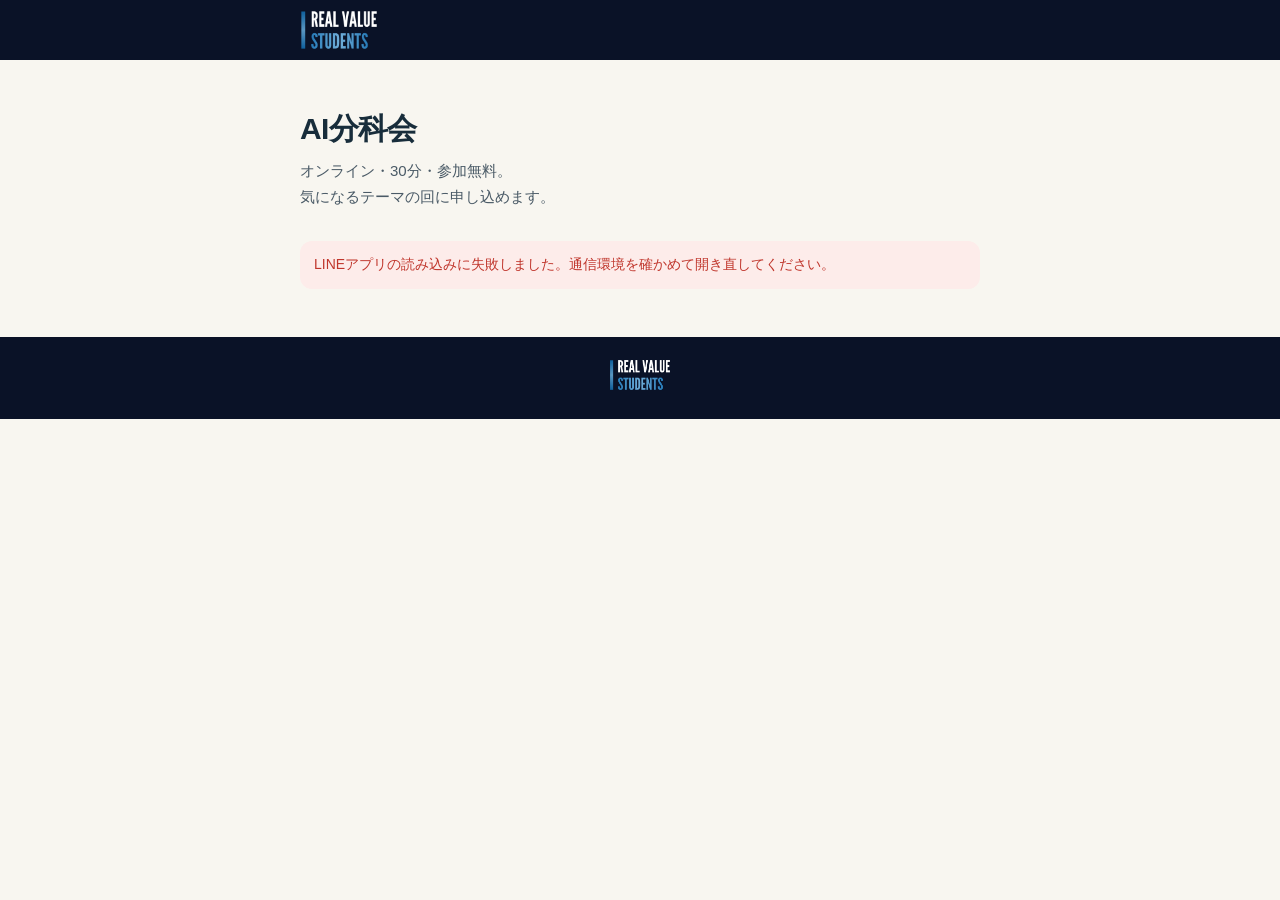
<file: bunkakai/entry/index.html>
<!doctype html>
<html lang="ja"><head>
<meta charset="utf-8"><meta name="viewport" content="width=device-width,initial-scale=1"><meta name="theme-color" content="#f4f8fb">
<title>RVSS AI分科会｜参加申込</title>
<link rel="preconnect" href="https://script.google.com"><link rel="preconnect" href="https://script.googleusercontent.com"><link rel="preconnect" href="https://static.line-scdn.net"><link rel="preconnect" href="https://api.line.me">
<link rel="stylesheet" href="../../assets/common.css"><link rel="stylesheet" href="entry.css?v=20261113b">
<script src="entry-config.js"></script><script src="early.js?v=20261023d"></script>
</head><body><div class="band"><img class="logo" src="../../assets/rvss-logo-official.png" alt="REAL VALUE STUDENTS" width="480" height="246"></div><main class="wrap">
<!-- 告知画像（広報が作る・テーマ2つを1枚）。届いたら src・width・height・alt を入れて hidden を外す。
     画像は WebP に縮めて liff/assets/ に置く（01_採用戦略/AI分科会_一斉配信_20261022/申込ページの画像を作る.py）。
     width・height を書いておくと、読み込み中も枠の高さが決まっていて画面がずれない。 -->
<figure id="hero" class="hero" hidden><img src="../../assets/bunkakai-ai-hero.webp" width="1080" height="1424" alt="RVSS分科会 10/30と11/2の告知" decoding="async"></figure>
<div id="preview-note" class="preview" hidden>確認用の画面です。押しても実際の申込は行いません。</div>
<header class="intro">
<h1>AI分科会</h1>
<p class="lead">オンライン・30分・参加無料。<br>気になるテーマの回に申し込めます。</p></header>
<div id="loading" class="loading wait"><span class="spinner" aria-hidden="true"></span><p>日程を読み込んでいます。<br>少々お待ちください。</p></div><p id="boot-status" class="status" role="status" hidden></p>
<section id="form-area" class="entry-card" hidden>
<h2 id="pick-title" class="pick-title">参加する回を選んでください</h2><p id="pick-note" class="pick-note">両日の参加もできます。</p>
<div id="sessions" class="sessions"></div>
<p class="privacy">お名前はLINEの表示名で受け付けます。</p>
<!-- 申込ボタンは画面の下に固定して出し続ける（ページが長くても押せる） -->
<div class="join-bar"><p id="status" class="status" role="alert" hidden></p>
<button id="join" type="button" class="join" disabled>この回に申し込む</button>
<p class="join-note"><span>押すと、公式LINEに</span><span>日時と参加用のリンクが届きます。</span></p></div>
</section>
<section id="done" class="entry-card" hidden><div class="done-mark" aria-hidden="true"><svg viewBox="0 0 24 24" width="26" height="26" fill="none" stroke="currentColor" stroke-width="3" stroke-linecap="round" stroke-linejoin="round"><path d="M5 12.5l4.5 4.5L19 7.5"/></svg></div>
<h2 id="done-title">予約が完了しました</h2><ul id="done-list" class="done-list"></ul>
<p id="done-line">公式LINEに、<br>日時と参加用のリンクを送りました。</p>
<div id="fallback" hidden><p id="fallback-text"></p><div id="zoom-buttons"></div>
<a id="friend-link" class="sub-link" href="https://line.me/R/ti/p/@392huviq" hidden>公式LINEを友だち追加する</a></div>
<button id="add-more" type="button" class="sub-link" hidden>ほかの回も申し込む</button>
<p id="receipt" class="note"></p></section>
</main><footer class="band"><img class="logo" src="../../assets/rvss-logo-official.png" alt="REAL VALUE STUDENTS" width="480" height="246"></footer>
<script src="https://static.line-scdn.net/liff/edge/2/sdk.js"></script><script src="../../config.js"></script><script src="../../assets/liff-common.js"></script><script src="entry.js?v=20261112a"></script>
</body></html>
</file>
<file: assets/common.css>
:root {
  --fg: #1c1c1e;
  --fg-sub: #6b6b70;
  --bg: #ffffff;
  --line: #e3e3e6;
  --accent: #06c755;      /* LINE グリーン */
  --accent-press: #05a648;
  --err: #c0362c;
  --ok: #1a7f37;
  --radius: 12px;
}

* { box-sizing: border-box; }

body {
  margin: 0;
  padding: 20px 18px 48px;
  font-family: -apple-system, BlinkMacSystemFont, "Hiragino Sans", "Noto Sans JP", sans-serif;
  font-size: 16px;              /* ★16px 未満にしない。iOS が入力時に画面を拡大する */
  line-height: 1.7;
  color: var(--fg);
  background: var(--bg);
  -webkit-text-size-adjust: 100%;
}

.wrap { max-width: 520px; margin: 0 auto; }

h1 {
  font-size: 20px;
  line-height: 1.5;
  margin: 0 0 6px;
}

.lead {
  margin: 0 0 22px;
  color: var(--fg-sub);
  font-size: 14px;
}

.field { margin-bottom: 18px; }

label {
  display: block;
  font-size: 14px;
  font-weight: 600;
  margin-bottom: 6px;
}

label .req {
  color: var(--err);
  font-weight: 400;
  margin-left: 4px;
  font-size: 12px;
}

input[type="text"],
input[type="email"],
input[type="tel"],
select,
textarea {
  width: 100%;
  padding: 12px 13px;
  font-size: 16px;
  font-family: inherit;
  color: var(--fg);
  background: #fff;
  border: 1px solid var(--line);
  border-radius: var(--radius);
  appearance: none;
}

select {
  background-image: url("data:image/svg+xml;utf8,<svg xmlns='http://www.w3.org/2000/svg' width='12' height='8'><path d='M1 1l5 5 5-5' fill='none' stroke='%236b6b70' stroke-width='1.6'/></svg>");
  background-repeat: no-repeat;
  background-position: right 14px center;
  padding-right: 36px;
}

input:focus, select:focus, textarea:focus {
  outline: none;
  border-color: var(--accent);
  box-shadow: 0 0 0 3px rgba(6, 199, 85, .15);
}

textarea { min-height: 96px; resize: vertical; }

button {
  width: 100%;
  padding: 15px;
  font-size: 16px;
  font-weight: 700;
  font-family: inherit;
  color: #fff;
  background: var(--accent);
  border: none;
  border-radius: var(--radius);
  cursor: pointer;
}
button:active { background: var(--accent-press); }
button[disabled] { background: #b9bcc0; cursor: default; }

.status {
  margin: 16px 0 0;
  padding: 12px 14px;
  border-radius: var(--radius);
  font-size: 14px;
  background: #f2f3f5;
}
.status.err { background: #fdecea; color: var(--err); }
.status.ok  { background: #e8f5ec; color: var(--ok); }

.done { text-align: center; padding: 40px 0; }
.done h2 { font-size: 19px; margin: 0 0 10px; }
.done p { color: var(--fg-sub); font-size: 14px; margin: 0; }

.loading { text-align: center; color: var(--fg-sub); padding: 48px 0; font-size: 14px; }

.note {
  font-size: 12.5px;
  color: var(--fg-sub);
  margin-top: 6px;
  line-height: 1.6;
}

/* 視聴ページ */
.player {
  position: relative;
  width: 100%;
  aspect-ratio: 16 / 9;
  background: #000;
  border-radius: var(--radius);
  overflow: hidden;
  margin-bottom: 16px;
}
.player iframe { position: absolute; inset: 0; width: 100%; height: 100%; border: 0; }

.countdown {
  display: flex;
  align-items: baseline;
  gap: 8px;
  padding: 12px 14px;
  border: 1px solid var(--line);
  border-radius: var(--radius);
  margin-bottom: 18px;
}
.countdown .label { font-size: 13px; color: var(--fg-sub); }
.countdown .value { font-size: 20px; font-weight: 700; font-variant-numeric: tabular-nums; }
.countdown.expired .value { color: var(--err); }

.bar { height: 6px; background: #edeef0; border-radius: 999px; overflow: hidden; margin-bottom: 6px; }
.bar > i { display: block; height: 100%; width: 0; background: var(--accent); transition: width .3s; }

/* 同意チェック（土曜定例の顔出し必須など） */
.agree {
  display: flex;
  align-items: flex-start;
  gap: 10px;
  padding: 14px;
  border: 1px solid var(--line);
  border-radius: var(--radius);
  margin-bottom: 18px;
  cursor: pointer;
}
.agree input[type="checkbox"] {
  width: 20px; height: 20px; margin: 1px 0 0;
  flex: 0 0 auto; accent-color: var(--accent);
}
.agree span { font-size: 14px; line-height: 1.6; }
.agree.on { border-color: var(--accent); background: #f2fbf5; }

/* 完了画面に出すリンク（Zoom・カレンダー） */
.done-links { margin-top: 24px; text-align: left; }
.done-links a {
  display: block;
  padding: 13px 14px;
  border: 1px solid var(--line);
  border-radius: var(--radius);
  margin-bottom: 10px;
  color: var(--fg);
  text-decoration: none;
  font-size: 14.5px;
}
.done-links a small { display: block; color: var(--fg-sub); font-size: 12.5px; margin-top: 3px; }

[hidden] { display: none !important; }

/* ============================================================
 * イベント申込（REAL ROOKIES 10/17）
 *   ★ヘッダー画像はリーフレットそのもの。何のイベントかを文字で読ませる前に見せる。
 * ========================================================== */
.hero {
  /* body の padding（20px 18px）を打ち消して、画像だけ画面の端まで出す */
  margin: -20px -18px 18px;
}
.hero img { display: block; width: 100%; height: auto; }

.info {
  border: 1px solid var(--line);
  border-radius: var(--radius);
  padding: 14px 15px;
  margin: 0 0 22px;
  font-size: 14px;
}
.info dl { margin: 0; display: grid; grid-template-columns: auto 1fr; gap: 7px 12px; }
.info dt { color: var(--fg-sub); font-size: 13px; white-space: nowrap; }
.info dd { margin: 0; }
.info .info-note { margin: 10px 0 0; font-size: 12.5px; color: var(--fg-sub); line-height: 1.6; }

/* 分岐で出す項目（紹介者名）。出入りが分かるように左に線を出す。 */
.branch {
  border-left: 3px solid var(--accent);
  padding-left: 12px;
  margin-left: 1px;
}
</file>
<file: gokaku/gokaku.css>
:root{--accent:#1f6fd1;--accent-press:#195bb0;--fg:#152c48;--fg-sub:#536780}
body{padding:0;background:#f4f8fb;color:var(--fg)}
.wrap{max-width:640px;margin:0 auto;padding:22px 16px 30px}
/* 公式ロゴは濃紺の帯に載せる（分科会・質問会のページとそろえる） */
.band{display:flex;align-items:center;height:60px;padding:0 20px;background:#0a1227}.band .logo{display:block;height:40px;width:auto}
footer.band{justify-content:center;height:auto;padding:22px 20px 28px}footer.band .logo{height:32px}
.intro{padding:6px 4px 2px}
h1{font-size:26px;line-height:1.4;margin:0 0 8px}.lead{font-size:15px;line-height:1.8;margin:0;color:var(--fg-sub)}
.entry-card{background:#fff;border:1px solid #e1eaf1;border-radius:20px;margin-top:18px;padding:24px}
.saved-note{font-size:14px;line-height:1.7;background:#eef4fc;border-radius:10px;padding:10px 12px;margin:0 0 18px}
.field{margin-bottom:20px}
input[type="date"]{width:100%;padding:12px 13px;font-size:16px;font-family:inherit;color:var(--fg);background:#fff;border:1px solid var(--line);border-radius:var(--radius);min-height:48px}
input:focus,select:focus{border-color:var(--accent);box-shadow:0 0 0 3px rgba(31,111,209,.15)}
.field.is-err input,.field.is-err select,.dates-field.is-err .dates{border-color:var(--err);box-shadow:0 0 0 2px rgba(192,54,44,.15)}
.dates-field{border:0;padding:0;margin:4px 0 20px}
.dates-field legend{font-size:14px;font-weight:600;margin-bottom:2px;padding:0}
.dates-field legend .req{color:var(--err);font-weight:400;margin-left:4px;font-size:12px}
.dates{display:grid;gap:10px;margin-top:10px;border-radius:14px}
.date{display:flex;align-items:center;gap:12px;margin:0;padding:14px 16px;border:1px solid #bdccd9;border-radius:14px;background:#fff;cursor:pointer;font-size:16px;font-weight:600}
.date:has(input:checked){border-color:var(--accent);background:#eef4fc;box-shadow:0 0 0 1px var(--accent)}
.date input{width:22px;height:22px;margin:0;flex-shrink:0;accent-color:var(--accent)}
.date.consult{font-weight:400;font-size:15px}
/* 送信ボタン（分科会・質問会と同じ形）：画面の下に固定 */
.join{display:block;width:100%;min-height:60px;border:0;border-radius:14px;background:var(--accent);color:#fff;font-size:20px;font-weight:700;letter-spacing:.06em;cursor:pointer;
  box-shadow:0 4px 0 #134a8c,0 10px 20px rgba(31,111,209,.25)}
.join:active{background:var(--accent-press);transform:translateY(3px);box-shadow:0 1px 0 #134a8c}
.join:disabled{background:#b7c4cf;box-shadow:none;cursor:default}
.join-bar{position:fixed;left:0;right:0;bottom:0;z-index:10;background:#fff;border-top:1px solid #e1eaf1;box-shadow:0 -6px 16px rgba(21,44,72,.08);padding:12px 16px calc(10px + env(safe-area-inset-bottom))}
.join-bar>*{max-width:608px;margin-left:auto;margin-right:auto}
.join-bar .status{margin:0 auto 10px}
#form-area{margin-bottom:110px}
.wait{display:flex;flex-direction:column;align-items:center;gap:12px;padding:36px 0 24px;color:var(--fg-sub);font-size:14px;line-height:1.8;text-align:center}
.wait p{margin:0}.spinner{width:34px;height:34px;border-radius:50%;border:4px solid #d6e3ec;border-top-color:var(--accent);animation:spin .8s linear infinite}
@keyframes spin{to{transform:rotate(360deg)}}
.status{white-space:pre-line}
.preview{font-size:12px;padding:9px 12px;background:#fff5d4;border-radius:8px;margin-bottom:12px;color:#725617}
#done{text-align:center;padding:32px 24px}#done h2{font-size:21px;margin:12px 0 10px}#done p{font-size:14px;line-height:1.8;white-space:pre-line}
.done-date{font-size:18px!important;font-weight:700}
.done-mark{display:inline-grid;place-items:center;width:48px;height:48px;border-radius:50%;background:#eef4fc;color:var(--accent)}
.sub-link{display:block;width:100%;margin-top:16px;padding:13px 0;border:1px solid #bdccd9;border-radius:12px;background:#fff;color:var(--fg);font-size:15px;font-weight:700;cursor:pointer}
@media(max-width:420px){.wrap{padding:18px 14px 26px}.entry-card{padding:20px 16px;border-radius:15px}}
</file>
<file: watch/lp.css>
/* v5：見出しも本文もゴシック1書体に揃え、文字の大小差を2倍程度に収める。冒頭は動画まで詰めて、写真は次の画面の頭から見せる。
   並び＝動画と面談の申込 → 団体の説明 → 活動の場面 → 質問会（中盤・色面を変える） → 面談の案内 → 末尾。 */
:root{
  --paper:#f8f6f0; --ink:#182d3b; --sub:#4a5a66; --gold:#b8892f; --line:#182d3b1f;
  --pad:20px;
}
*{box-sizing:border-box}
html{-webkit-text-size-adjust:100%}
body{margin:0;background:var(--paper);color:var(--ink);
  font-family:"Noto Sans JP","Hiragino Sans","Hiragino Kaku Gothic ProN","Yu Gothic",Meiryo,sans-serif;
  font-size:15px;line-height:1.75;letter-spacing:.02em;-webkit-font-smoothing:antialiased}
a{color:inherit;text-decoration:none;-webkit-tap-highlight-color:transparent}
img{display:block;width:100%;height:100%;object-fit:cover}
figure{margin:0}
/* 改行は意味の切れ目だけで起こす（語の途中で折り返さない） */
.ph{display:inline-block}

.preview-note{display:none;margin:0;padding:5px 12px;font-size:10px;line-height:1.6;text-align:center;letter-spacing:.04em;background:#e6e4dc;color:var(--sub)}

.top{display:flex;align-items:center;height:48px;padding:0 var(--pad);border-bottom:1px solid var(--line)}
.logo{font:900 22px/1 Arial,"Noto Sans JP",sans-serif;letter-spacing:-.06em;display:flex;align-items:baseline;gap:9px}
.logo small{font:700 8px/1 Arial,sans-serif;letter-spacing:.06em}

/* 1画面目 */
.hero{padding:22px var(--pad) 28px}
.hero h1{margin:0;font-size:clamp(26px,8vw,32px);line-height:1.38;font-weight:800;letter-spacing:.01em}
.lead{margin:10px 0 0;font-size:15px;line-height:1.75;color:var(--sub)}

.meta{display:flex;justify-content:space-between;align-items:baseline;gap:10px;margin:18px 0 8px;font-size:12px;line-height:1.5;color:var(--sub)}
.meta b{font-size:13px;color:var(--ink);font-variant-numeric:tabular-nums;letter-spacing:.04em}
.player{position:relative;aspect-ratio:16/9;background:#0b1b28;border-radius:10px;overflow:hidden}
.player iframe{position:absolute;inset:0;width:100%;height:100%;border:0}
.bar{height:3px;margin:8px 0 0;background:#182d3b14;border-radius:3px;overflow:hidden}
.bar i{display:block;width:0;height:100%;background:var(--gold)}

.cta{display:flex;align-items:center;justify-content:space-between;gap:12px;margin-top:14px;min-height:64px;padding:12px 18px 12px 20px;
  background:var(--ink);color:#fff;border-radius:10px;font-size:16px;font-weight:700;line-height:1.4;transition:transform .15s}
.cta small{display:block;margin-bottom:3px;font-size:12px;font-weight:500;color:#d6dee2;letter-spacing:.04em}
.cta-arrow{flex:0 0 36px;height:36px;display:grid;place-items:center;border:1px solid #ffffff59;border-radius:50%;font-size:18px;font-weight:400}
.cta-note{margin:8px 2px 0;font-size:13px;line-height:1.7;color:var(--sub)}

.sub-link{display:flex;align-items:center;justify-content:space-between;gap:12px;margin-top:16px;padding:14px 4px 4px;border-top:1px solid var(--line);
  font-size:14px;font-weight:500;line-height:1.6}
.sub-link>span:last-child{flex:0 0 auto;font-size:16px}
.tapped{transform:scale(.98);opacity:.85}

/* 2画面目 */
.about{padding:0 0 40px;border-top:1px solid var(--line)}
.about-main{aspect-ratio:3/2;overflow:hidden}
.about-main img{object-position:45% 50%}
.about-text{padding:24px var(--pad) 0}
.kicker{margin:0 0 8px;font-size:13px;font-weight:700;color:var(--gold);letter-spacing:.06em}
.about h2{margin:0;font-size:clamp(21px,6.4vw,25px);line-height:1.5;font-weight:800;letter-spacing:.01em}
.about-text p:not(.kicker){margin:12px 0 0;font-size:15px;line-height:1.85;color:var(--ink)}
.about-pair{display:grid;grid-template-columns:1fr 1fr;gap:10px;padding:22px var(--pad) 0}
.about-pair img{aspect-ratio:4/3;border-radius:6px}
.about-pair figcaption{margin-top:6px;font-size:12px;line-height:1.6;color:var(--sub)}
.about-pair figure:first-child img{object-position:60% 50%}

/* 活動の場面 */
.scenes{padding:44px 0 8px;border-top:1px solid var(--line)}
.section-head{padding:0 var(--pad)}
.scenes h2,.qa-band h2,.interview h2,.closing h2{margin:0;font-size:clamp(21px,6.4vw,25px);line-height:1.5;font-weight:800;letter-spacing:.01em}
.scene{margin-top:28px}
.scene figure{aspect-ratio:16/10;overflow:hidden}
.scene:nth-of-type(even) figure{margin-left:var(--pad)}
.scene:nth-of-type(odd) figure{margin-right:var(--pad)}
.scene figure img[src*="outreach"]{object-position:50% 30%}
.scene-text{padding:16px var(--pad) 0}
.scene-no{display:flex;align-items:baseline;gap:10px;margin:0 0 4px;font-size:13px;font-weight:700;color:var(--gold);letter-spacing:.06em}
.scene-no span{font:700 12px/1 Arial,sans-serif;letter-spacing:.08em;color:var(--sub)}
.scene h3{margin:0;font-size:19px;line-height:1.5;font-weight:700}
.scene-text p:not(.scene-no){margin:6px 0 0;font-size:15px;line-height:1.8}
.photo-note{margin:18px var(--pad) 0;font-size:12px;color:var(--sub)}

/* 中盤：質問会（色面を変えて、面談とは別の場だと見分けられるように） */
.qa-band{margin-top:40px;padding:36px var(--pad) 40px;background:var(--ink);color:#fff}
.qa-band .kicker{color:#d9b56a}
.qa-band>p:not(.kicker){margin:12px 0 0;font-size:15px;line-height:1.85;color:#e3e9ec}
.facts{display:flex;flex-wrap:wrap;gap:8px;margin:16px 0 0;padding:0;list-style:none}
.facts li{padding:4px 12px;border:1px solid var(--line);border-radius:999px;font-size:13px;line-height:1.6}
.qa-band .facts li{border-color:#ffffff40}
.btn-light{display:flex;align-items:center;justify-content:space-between;gap:12px;margin-top:20px;min-height:58px;padding:12px 20px;
  background:var(--paper);color:var(--ink);border-radius:10px;font-size:16px;font-weight:700;transition:transform .15s}

/* 面談の案内 */
.interview{padding:44px var(--pad) 44px}
.interview>p:not(.kicker):not(.cta-note){margin:12px 0 0;font-size:15px;line-height:1.85}
.interview .cta{margin-top:20px}

/* 末尾 */
.closing{border-top:1px solid var(--line)}
.closing figure{aspect-ratio:4/3;overflow:hidden}
.closing figure img{object-position:50% 40%}
.closing-text{padding:28px var(--pad) 44px}
.closing .cta{margin-top:18px}

.foot{padding:28px var(--pad) 120px;border-top:1px solid var(--line)}
.foot p{margin:12px 0 0;font-size:12px;color:var(--sub)}

/* 下に出る申込バー */
.dock{position:fixed;left:12px;right:12px;bottom:calc(12px + env(safe-area-inset-bottom));z-index:20;display:flex;align-items:center;gap:12px;
  padding:8px 8px 8px 16px;background:#f8f6f0f5;border:1px solid #182d3b26;border-radius:14px;box-shadow:0 6px 24px #10293524;backdrop-filter:blur(8px)}
.dock[hidden]{display:none}
.dock-text{font-size:12px;font-weight:700;line-height:1.5;white-space:nowrap}
.dock-text small{display:block;font-size:12px;font-weight:400;color:var(--sub)}
.dock a{flex:1;display:grid;place-items:center;min-height:48px;padding:0 12px;background:var(--ink);color:#fff;border-radius:10px;font-size:14px;font-weight:700;text-align:center;line-height:1.4}

@media(max-width:340px){
  :root{--pad:16px}
  .lead{font-size:14px}
  .cta{font-size:15px;padding-left:16px}
  .cta-note,.sub-link{font-size:13px}
  .about-text p:not(.kicker){font-size:14px}
  .scene-text p:not(.scene-no),.qa-band>p:not(.kicker),.interview>p:not(.kicker):not(.cta-note){font-size:14px}
  .btn-light{font-size:15px}
  .dock{gap:8px;padding-left:12px}
  .dock a{font-size:13px;padding:0 8px}
}

/* ===== v6：冒頭と活動の場面だけをクリエイティブ優先で作り直す（書体・文字の大きさ・並びは v5 のまま） ===== */
:root{--gold-light:#ead39a}

/* 冒頭：3枚の写真を組んだ一枚絵に、見出しの紙片を重ねる */
.hero{padding:0 0 28px}
.mosaic{display:grid;grid-template-columns:60fr 40fr;gap:3px;height:clamp(172px,53vw,214px);background:var(--paper)}
.m{position:relative;margin:0;overflow:hidden;background:#d9d5ca}
.m img{position:absolute;inset:0}
.m .alt{opacity:0}
.m1 img{object-position:46% 40%}
.m2 img{object-position:72% 30%}
.m2 .alt{object-position:50% 68%}
.hero-copy{position:relative;z-index:2;margin:-46px 48px 0 0;padding:16px var(--pad) 0;background:var(--paper)}
.hero-copy::before{content:"";position:absolute;left:var(--pad);top:0;width:36px;height:3px;background:var(--gold)}
.mark{background:linear-gradient(transparent 64%,var(--gold-light) 64%,var(--gold-light) 94%,transparent 94%)}
.hero-body{padding:0 var(--pad)}
.hero-body .lead{margin-top:10px}
.about-main img{object-position:50% 82%}

/* 活動の場面：縦長の写真＋大きな番号のカードを横にめくる */
.scenes{padding:44px 0 8px}
.scene-track{display:flex;gap:16px;margin-top:22px;padding:6px var(--pad) 14px;overflow-x:auto;scroll-snap-type:x mandatory;scroll-padding-inline:var(--pad);scrollbar-width:none;-webkit-overflow-scrolling:touch}
.scene-track::-webkit-scrollbar{display:none}
/* 最後のカードも左端にそろえて止まるよう、右に余白を足す（前のカードの文字が左に残らないように） */
.scene-track::after{content:"";flex:0 0 calc(22% - 16px)}
.scene-track:focus-visible{outline:3px solid var(--gold);outline-offset:-3px}
.scene{flex:0 0 78%;margin:0;scroll-snap-align:start;position:relative}
.scene figure{position:relative;margin:0 10px 0 0;aspect-ratio:4/5}
.scene:nth-of-type(odd) figure,.scene:nth-of-type(even) figure{margin-left:0;margin-right:10px;overflow:visible}
.scene figure::before{content:"";position:absolute;inset:10px -10px -10px 10px;border-radius:4px}
.s1 figure::before{background:var(--gold-light)}
.s2 figure::before{background:var(--ink)}
.s3 figure::before{background:var(--gold)}
.scene .photo{position:absolute;inset:0;overflow:hidden;border-radius:4px}
.s1 .photo img{object-position:30% 50%}
.s2 .photo img{object-position:92% 50%}
.s3 .photo img{object-position:30% 50%}
.scene-num{position:absolute;left:-2px;bottom:-30px;z-index:2;font:900 68px/1 Arial,"Noto Sans JP",sans-serif;letter-spacing:-.04em;color:var(--paper);-webkit-text-stroke:2px var(--ink);paint-order:stroke fill}
.scene-text{padding:40px 4px 0 0}
.scene-no{display:block;margin:0 0 4px}
.scene-nav{display:flex;align-items:center;gap:14px;margin:6px var(--pad) 0}
.dots{display:flex;gap:6px;flex:1}
.dots i{display:block;height:3px;flex:1;max-width:48px;background:#182d3b26;border-radius:2px;transition:background .3s}
.dots i.on{background:var(--ink)}
.count{font:700 13px/1 Arial,sans-serif;color:var(--sub);letter-spacing:.06em}
.count b{color:var(--ink)}
.arrows{display:flex;gap:8px}
.arrows button{width:42px;height:42px;display:grid;place-items:center;border:1px solid #182d3b40;border-radius:50%;background:transparent;color:var(--ink);font-size:17px;cursor:pointer}
.arrows button:disabled{opacity:.3;cursor:default}
.arrows button:focus-visible{outline:3px solid var(--gold);outline-offset:2px}
.photo-note{margin-top:16px}

/* 動き（動きを減らす設定の端末では止める） */
@media (prefers-reduced-motion:no-preference){
  .m{animation:tile-in .9s cubic-bezier(.2,.7,.2,1) both}
  .m2{animation-delay:.14s}
  .m img:not(.alt){animation:slow-zoom 14s ease-in-out infinite alternate}
  .m .alt{animation:swap 15s ease-in-out infinite;animation-delay:4s}
  .hero-copy{animation:rise .8s cubic-bezier(.2,.7,.2,1) .3s both}
  .scenes .scene{opacity:0;transform:translateX(28px);transition:opacity .7s,transform .7s cubic-bezier(.2,.7,.2,1)}
  .scenes.in .scene{opacity:1;transform:none}
  .scenes.in .s2{transition-delay:.12s}.scenes.in .s3{transition-delay:.24s}
}
@keyframes tile-in{from{clip-path:inset(100% 0 0 0)}to{clip-path:inset(0)}}
@keyframes slow-zoom{from{transform:scale(1)}to{transform:scale(1.07)}}
@keyframes swap{0%,38%{opacity:0}46%,88%{opacity:1}96%,100%{opacity:0}}
@keyframes rise{from{opacity:0;transform:translateY(14px)}to{opacity:1;transform:none}}

@media(max-width:340px){
  .hero-copy{margin-right:28px}
  .scene{flex-basis:84%}
  .scene-track::after{flex-basis:calc(16% - 16px)}
  .scene-num{font-size:58px;bottom:-26px}
  .scene-text{padding-top:34px}
}

/* 10/22 守屋：RVSS は公式ロゴを使う。ロゴの「REAL VALUE」が白文字なので、ヘッダーとフッターは濃紺の帯に載せる。写真の注記は入れない */
.top{height:56px;background:var(--ink);border-bottom:0}
.logo-img{display:block;width:auto;height:36px;object-fit:contain}
.foot{padding:28px var(--pad) 120px;background:var(--ink);border-top:0}
.foot .logo-img{height:44px}

/* ===== v7：申込ボタンを分かりやすく・余白を詰めて中身を足す（LPナレッジと予約型LPの実物に合わせる） ===== */
:root{--action:#cf4410;--action-press:#b23a0d;--action-shadow:#8f2f0a;--band:#efe9dd}
body{font-size:16px}

/* 主の申込＝朱色で塗った1行の大きなボタン（白文字との差 4.68:1）。押せる見た目に下の影を付ける */
.cta-group{margin-top:16px}
.btn-primary{position:relative;display:flex;align-items:center;justify-content:center;gap:10px;min-height:60px;padding:14px 52px;
  background:var(--action);color:#fff;border-radius:999px;font-size:18px;font-weight:800;letter-spacing:.04em;line-height:1.3;text-align:center;
  box-shadow:0 4px 0 var(--action-shadow);transition:transform .1s,box-shadow .1s}
.btn-primary .arrow{position:absolute;right:20px;top:50%;transform:translateY(-50%);font-size:20px;font-weight:700}
.btn-primary:active,.btn-primary.tapped{transform:translateY(3px);box-shadow:0 1px 0 var(--action-shadow);background:var(--action-press)}
.btn-primary:focus-visible,.btn-secondary:focus-visible,.dock a:focus-visible{outline:3px solid var(--gold);outline-offset:3px}

/* 補足はボタンの外に吹き出しで（ボタンの中に小さい字を詰めない） */
.bubble{position:relative;width:fit-content;max-width:100%;margin:0 auto 10px;padding:4px 14px;border:1.5px solid var(--action);border-radius:999px;background:#fff;
  color:var(--action);font-size:13px;font-weight:700;line-height:1.6;text-align:center}
.bubble::after{content:"";position:absolute;left:50%;bottom:-6px;width:10px;height:10px;background:#fff;border-right:1.5px solid var(--action);border-bottom:1.5px solid var(--action);transform:translateX(-50%) rotate(45deg)}
.cta-note{margin:10px 0 0;text-align:center;font-size:13px}

/* 副の申込（質問会）＝枠線のボタン。押せる見た目は保ち、主より一段控えめに */
.btn-secondary{position:relative;display:flex;align-items:center;justify-content:center;margin-top:14px;min-height:56px;padding:10px 48px;
  background:#fff;color:var(--ink);border:2px solid var(--ink);border-radius:999px;font-size:15px;font-weight:700;line-height:1.35;text-align:center}
.btn-secondary small{display:block;font-size:12px;font-weight:500;color:var(--sub)}
.btn-secondary .arrow{position:absolute;right:20px;top:50%;transform:translateY(-50%);font-size:18px}
.btn-secondary.on-dark{background:transparent;color:#fff;border-color:#fff}
.sub-link,.cta,.btn-light{display:none}

/* 冒頭：説明と動画の間を詰める */
.hero{padding-bottom:24px}
.hero-body .lead{font-size:16px;margin-top:8px}
.meta{margin:14px 0 6px}

/* 余白を詰め、帯の色で区切る */
.about{padding-bottom:32px}
.about-text{padding-top:20px}
.about-text p:not(.kicker){font-size:16px}
.about-pair{padding-top:16px}
.scenes{padding:32px 0 24px;background:var(--band);border-top:0}
.scene-track{margin-top:16px}
.scene-text p:not(.scene-no){font-size:16px}
.qa-band{margin-top:0;padding:32px var(--pad)}
.qa-band>p:not(.kicker){font-size:16px}
.interview{padding:32px var(--pad)}
.interview>p:not(.kicker){font-size:16px;line-height:1.85}

/* 申込の流れ（3段） */
.flow{list-style:none;margin:20px 0 0;padding:0;counter-reset:none}
.flow li{position:relative;display:flex;gap:14px;padding:12px 14px;background:#fff;border:1px solid var(--line);border-radius:10px}
.flow li+li{margin-top:12px}
.flow li+li::before{content:"";position:absolute;left:31px;top:-13px;width:2px;height:12px;background:var(--gold)}
.flow .step{flex:0 0 34px;height:34px;display:grid;place-items:center;border-radius:50%;background:var(--ink);color:#fff;font:700 15px/1 Arial,sans-serif}
.flow b{display:block;font-size:16px;line-height:1.5}
.flow div{font-size:14px;line-height:1.7;color:var(--sub)}
.interview .cta-group{margin-top:24px}

/* よくある質問 */
.faq{padding:32px var(--pad);background:var(--band)}
.faq h2{margin:0 0 12px;font-size:clamp(21px,6.4vw,25px);line-height:1.5;font-weight:800}
.faq details{background:#fff;border:1px solid var(--line);border-radius:10px}
.faq details+details{margin-top:8px}
.faq summary{position:relative;list-style:none;padding:14px 44px 14px 16px;font-size:15px;font-weight:700;line-height:1.6;cursor:pointer}
.faq summary::-webkit-details-marker{display:none}
.faq summary::after{content:"＋";position:absolute;right:16px;top:50%;transform:translateY(-50%);font-weight:400;color:var(--sub)}
.faq details[open] summary::after{content:"－"}
.faq details p{margin:0;padding:0 16px 16px;font-size:15px;line-height:1.8}

.closing-text{padding:24px var(--pad) 32px}
.closing .cta-group{margin-top:16px}

/* 画面下の追従バー：横幅いっぱい・白地。主（面談）を大きく、副（質問会）を小さく */
.dock{left:0;right:0;bottom:0;gap:8px;padding:10px 12px calc(10px + env(safe-area-inset-bottom));border:0;border-top:1px solid var(--line);border-radius:0;background:#fffffff2;box-shadow:0 -4px 16px #10293514}
.dock a{min-height:50px;border-radius:999px;font-size:15px;font-weight:800}
.dock .dock-main{flex:1;background:var(--action);color:#fff;box-shadow:0 3px 0 var(--action-shadow)}
.dock .dock-sub{flex:0 0 auto;padding:0 16px;background:#fff;color:var(--ink);border:2px solid var(--ink);font-size:14px}
.dock-text{display:none}
.foot{padding-bottom:110px}

@media(max-width:340px){
  .btn-primary{font-size:16px;padding:14px 36px;letter-spacing:.02em}
  .btn-primary .arrow{right:14px}
  .btn-secondary{padding:10px 40px;font-size:14px}
  .bubble{font-size:12px;padding:4px 10px}
  .scene-text p:not(.scene-no),.qa-band>p:not(.kicker),.interview>p:not(.kicker),.about-text p:not(.kicker){font-size:15px}
  .dock .dock-main{font-size:14px}
  .dock .dock-sub{padding:0 12px;font-size:13px}
}

/* 申込ボタンを最初の画面（LINE内で約750px）に収める */
.mosaic{height:clamp(160px,48vw,200px)}
.meta{margin:12px 0 6px}

/* ===== v8：下半分で「なぜRVSSか」まで届ける（紹介動画 v9 の承認済みの言葉）＋動画の再生を目立たせる ===== */

/* こんな気持ち、ありませんか？（冒頭の直後） */
.hook{padding:28px var(--pad) 28px;background:var(--band)}
.hook .kicker{margin-bottom:12px}
.checks{list-style:none;margin:0;padding:0}
.checks li{position:relative;padding:12px 14px 12px 44px;background:#fff;border:1px solid var(--line);border-radius:10px;font-size:16px;font-weight:700;line-height:1.6}
.checks li+li{margin-top:8px}
.checks li::before{content:"";position:absolute;left:14px;top:50%;width:20px;height:20px;margin-top:-10px;border-radius:50%;background:var(--ink)}
.checks li::after{content:"";position:absolute;left:21px;top:50%;width:6px;height:10px;margin-top:-7px;border:solid #fff;border-width:0 2px 2px 0;transform:rotate(45deg)}

/* RVSSで得られること：4枚＋目次 */
.value-index{display:grid;grid-template-columns:repeat(4,1fr);gap:6px;margin:16px 0 0;padding:0;list-style:none}
.value-index a{display:flex;flex-direction:column;align-items:center;gap:2px;padding:8px 2px;background:#fff;border:1px solid var(--line);border-radius:8px;font-size:12px;font-weight:700;line-height:1.4;text-align:center;color:var(--ink)}
.value-index b{font:800 15px/1 Arial,sans-serif;color:var(--gold)}
.values .scene-text h3{margin-top:0}
.s4 figure::before{background:var(--ink)}
.s2 figure::before{background:var(--gold-light)}
.s1 .photo img{object-position:40% 50%}
.s2 .photo img{object-position:62% 35%}
.s3 .photo img{object-position:60% 70%}
.s4 .photo img{object-position:92% 50%}

/* こんな人を待っています */
.people{padding:32px var(--pad)}
.people h2{margin:0 0 16px;font-size:clamp(21px,6.4vw,25px);line-height:1.5;font-weight:800}
.badge{display:inline-block;margin:0 10px 6px 0;padding:2px 12px;border:2px solid var(--gold);border-radius:6px;color:var(--ink);background:#fff;font-size:15px;font-weight:800;vertical-align:4px}
.people .checks li{font-weight:500}
.people .checks li::before{background:var(--gold)}

@media(max-width:340px){
  .checks li{font-size:15px;padding-left:40px}
  .value-index a{padding:8px 0}
}

/* 紹介動画を目立たせる：見出し・表紙・大きな再生ボタン・目次 */
.video-head{display:flex;align-items:flex-end;justify-content:space-between;gap:10px;margin:14px 0 8px}
.video-title{margin:0;font-size:18px;font-weight:800;line-height:1.4}
.video-title::before{content:"";display:inline-block;width:0;height:0;margin-right:8px;border-left:11px solid var(--action);border-top:7px solid transparent;border-bottom:7px solid transparent;vertical-align:1px}
.deadline{margin:0;flex:0 0 auto;font-size:12px;color:var(--sub);line-height:1.5}
.deadline b{font-size:13px;color:var(--ink);font-variant-numeric:tabular-nums}
.player.facade{cursor:pointer}
.player .poster{position:absolute;inset:0;filter:brightness(.82)}
.play-btn{position:absolute;left:50%;top:50%;width:76px;height:76px;margin:-38px 0 0 -38px;display:grid;place-items:center;border:0;border-radius:50%;background:var(--action);box-shadow:0 0 0 6px #ffffff40,0 8px 22px #0007;cursor:pointer}
.play-btn .tri{display:block;width:0;height:0;margin-left:6px;border-left:24px solid #fff;border-top:15px solid transparent;border-bottom:15px solid transparent}
.play-btn:focus-visible{outline:3px solid var(--gold);outline-offset:4px}
.play-label{position:absolute;left:10px;bottom:10px;padding:3px 10px;border-radius:999px;background:#0b1b28d9;color:#fff;font-size:12px;font-weight:700;line-height:1.6}
@media (prefers-reduced-motion:no-preference){
  .player.facade .play-btn::after{content:"";position:absolute;inset:-6px;border-radius:50%;border:3px solid #ffffffb3;animation:ring 2s ease-out infinite}
  @keyframes ring{from{transform:scale(1);opacity:1}to{transform:scale(1.45);opacity:0}}
}
.chapters{display:flex;gap:6px;margin:8px calc(var(--pad) * -1) 0;padding:0 var(--pad) 2px;overflow-x:auto;list-style:none;scrollbar-width:none}
.chapters::-webkit-scrollbar{display:none}
.chapters li{flex:0 0 auto}
.chapters button{display:flex;align-items:baseline;gap:6px;padding:6px 12px;border:1px solid var(--line);border-radius:999px;background:#fff;color:var(--ink);font:500 13px/1.5 "Noto Sans JP",sans-serif;white-space:nowrap;cursor:pointer}
.chapters b{font:700 12px/1 Arial,sans-serif;color:var(--action)}
.hero-copy{padding-bottom:0}
.uni{margin:8px 0 0;padding:8px 10px;background:#fff;border-radius:8px;font-size:13px!important;line-height:1.7!important;color:var(--sub)!important}

/* 見出しを1行に・視聴期限は表紙の右下の札に（再生を始めたら表紙ごと消える）。冒頭の写真を少し低く */
.video-title{margin:14px 0 8px}
.player .deadline{position:absolute;right:10px;bottom:10px;padding:3px 10px;border-radius:999px;background:#0b1b28d9;color:#fff;font-size:12px;line-height:1.6}
.player .deadline b{color:#fff;font-size:12px}
.mosaic{height:clamp(150px,44vw,190px)}


/* ===== 本番用（2026-10-23）：本番 watch の計測と状態をのせる ===== */
/* 再生を始めたら表紙と札を隠し、YouTube のプレーヤーを枠いっぱいに */
.player #player{position:absolute;inset:0;width:100%;height:100%;z-index:0}
.player .poster{z-index:1}
.player .play-btn,.player .play-label,.player .deadline{z-index:2}
.play-hint{margin:10px 0 0;text-align:center;font-size:15px;font-weight:700;color:var(--action)}
.play-hint[hidden]{display:none}
.player:not(.facade) .poster,.player:not(.facade) .play-btn,.player:not(.facade) .play-label,.player:not(.facade) .deadline{display:none}
.player .deadline.expired b{color:#ffb4a0}
/* 動画の枠の中に出す状態（読み込み中・準備中・期限切れ） */
.video-state{display:flex;flex-direction:column;align-items:center;justify-content:center;gap:6px;min-height:150px;padding:20px;border-radius:10px;background:#fff;border:1px solid var(--line);text-align:center;font-size:14px;line-height:1.7;color:var(--sub)}
.video-state[hidden]{display:none}
.video-state b{font-size:16px;color:var(--ink)}
.btn-reissue{margin-top:8px;min-height:48px;padding:0 28px;border:0;border-radius:999px;background:var(--ink);color:#fff;font:700 15px/1 "Noto Sans JP",sans-serif;cursor:pointer}
.status{margin:12px 0 0;padding:12px 14px;border-radius:10px;font-size:14px;line-height:1.6;background:#f2f3f5}
.status.err{background:#fdecea;color:#c0362c}
.status.ok{background:#e8f5ec;color:#1a7f37}
/* 動画の終盤：申込ボタンを光らせる（本番の .cta-under.on と同じ役割） */
@media (prefers-reduced-motion:no-preference){
  #cta.on .btn-primary{animation:ctaPulse 1.6s ease-in-out infinite}
  @keyframes ctaPulse{0%,100%{box-shadow:0 4px 0 var(--action-shadow),0 0 0 0 #cf441088}50%{box-shadow:0 4px 0 var(--action-shadow),0 0 0 12px #cf441000}}
}
/* 予約済みの経路（?src=rr1017… / direct_interview_od）：面談の申込をまとめて隠す */
.booked .interview-only{display:none!important}

/* 2026-11-12：活動の説明と、動画が読み込めないときの復帰口 */
.hero .mosaic{height:115px}
.intro-value{font-size:14px;line-height:1.65;margin:12px 0 8px;color:var(--sub)}
.hero .video-title{margin-top:8px}
.chapters button{min-height:44px;font-size:14px;align-items:center;padding:6px 12px}
.hero #cta{margin-top:10px}
.hero .cta-note{font-size:12px;margin-top:6px}
.hero .bubble,.hero .btn-secondary{margin-top:10px}
.video-error{position:absolute;inset:0;z-index:3;display:flex;flex-direction:column;justify-content:center;align-items:center;background:#fff;border:1px solid var(--line);border-radius:10px;color:var(--ink);padding:16px;text-align:center}
.video-error[hidden]{display:none}
.video-error b{font-size:16px}
.video-error p{margin:8px 0 12px;font-size:14px;line-height:1.6;color:var(--sub)}
.video-error button{border:0;border-radius:999px;min-height:44px;padding:10px 22px;font-family:inherit;font-size:14px;font-weight:700;line-height:1.5;background:var(--ink);color:#fff;cursor:pointer}
.video-error button:hover{background:var(--sub)}
.video-error button:active{transform:translateY(1px)}
.video-error button:focus-visible,.chapters button:focus-visible{outline:3px solid var(--gold);outline-offset:3px}

/* 2026-11-13：内部メンバーの写真に限定し、写真・文章・申込の順序を落ち着いて読める形へ。 */
:root{--action:#246fa7;--action-press:#1d5a88;--action-shadow:transparent;--gold:#246fa7;--gold-light:#e4edf3;--band:#f0eee7;--surface:#fff;--radius:12px}
html{background:#eeece6;color-scheme:light}
body{max-width:1120px;margin:0 auto;letter-spacing:0;line-height:1.7}
.top{background:#0a1227}
.foot{background:#0a1227}
h1,h2,h3{letter-spacing:-.02em}
.hero .mosaic{display:block;height:125px;background:var(--paper)}
.mosaic .m{height:100%;animation:none;clip-path:none}
.mosaic .m img{object-position:50% 67%;animation:none;transform:none}
.hero-copy{margin:0;padding:12px var(--pad) 0;animation:none}
.hero-copy::before{display:none}
.hero h1{font-size:28px;line-height:1.35;letter-spacing:-.025em}
.mark{background:none}
.intro-value{margin:8px 0;font-size:14px;line-height:1.65}
.hero .video-title{margin:4px 0 8px;font-size:17px}
.video-title::before{display:none}
.player{border-radius:var(--radius)}
.player .poster{object-position:50% 65%;filter:brightness(.92)}
.play-btn{width:64px;height:64px;margin:-32px 0 0 -32px;background:#fff;color:var(--ink);box-shadow:0 2px 12px #0003}
.play-btn .tri{border-left-color:var(--ink);border-left-width:19px;border-top-width:12px;border-bottom-width:12px;margin-left:5px}
.player.facade .play-btn::after{display:none;animation:none}
.player .play-label,.player .deadline{bottom:8px;font-size:11px;padding:3px 8px}
.player .deadline b{font-size:11px}
.chapters button{border-radius:8px;background:transparent;font-size:13px;min-height:44px}
.btn-primary{min-height:56px;padding:12px 40px;font-size:16px;font-weight:700;letter-spacing:0;border-radius:var(--radius);box-shadow:none}
.btn-primary:hover{background:var(--action-press)}
.btn-primary:active,.btn-primary.tapped{transform:translateY(1px);box-shadow:none}
#cta.on .btn-primary{animation:none}
.btn-primary .arrow{right:18px;font-size:18px}
.bubble{margin:0 0 6px;padding:0;border:0;border-radius:0;background:transparent;color:var(--sub);font-size:12px;font-weight:500;text-align:left}
.bubble::after{display:none}
.hero .bubble{margin-top:4px}
.btn-secondary{min-height:52px;padding:10px 40px;border:1px solid var(--line);border-radius:var(--radius);background:transparent;font-size:14px;line-height:1.45}
.btn-secondary:hover{background:var(--surface)}
.btn-secondary.on-dark{border-color:#ffffff80}
.btn-secondary.on-dark:hover{background:#ffffff12}
.hero .btn-secondary{margin-top:8px}
.cta-note{color:var(--sub)}
.kicker{letter-spacing:.02em;font-size:13px}
.about{padding:40px 0;border-top:1px solid var(--line)}
.about-text{padding-top:0;max-width:760px}
.about h2,.scenes h2,.people h2,.qa-band h2,.interview h2,.faq h2,.closing h2{font-size:24px;line-height:1.5;letter-spacing:-.02em}
.hook,.scenes,.people,.qa-band,.interview,.faq{padding-top:40px;padding-bottom:40px}
.checks li{background:transparent;border-width:0 0 1px;border-radius:0;padding-top:16px;padding-bottom:16px;font-size:15px}
.checks li+li{margin-top:0}
.checks li::before,.people .checks li::before{background:var(--ink);width:16px;height:16px;margin-top:-8px}
.checks li::after{left:19px;width:5px;height:8px;margin-top:-5px}
.value-index{gap:8px}
.value-index a{padding:10px 2px;border:0;border-bottom:1px solid var(--line);border-radius:0;background:transparent;font-size:12px}
.value-index a:focus-visible{outline:2px solid var(--action);outline-offset:2px}
.scene-track{gap:12px;padding-top:4px;padding-bottom:4px;align-items:stretch}
.scene-track::after{flex-basis:calc(14% - 12px)}
.scene{flex-basis:86%;padding:24px;background:var(--surface);border:1px solid var(--line);border-radius:var(--radius);opacity:1!important;transform:none!important;transition:none!important}
.scene-num{display:block;position:static;color:var(--action);font-size:14px;font-weight:700;line-height:1.5;letter-spacing:.06em;-webkit-text-stroke:0;paint-order:normal}
.scene-text{padding:12px 0 0}
.scene h3{font-size:20px;line-height:1.5}
.scene-text p:not(.scene-no){font-size:15px;line-height:1.8;color:var(--sub)}
.uni{padding:12px 0 0;background:transparent;border-top:1px solid var(--line);border-radius:0;font-size:13px!important}
.scene-nav{margin-top:16px}
.arrows button{width:44px;height:44px}
.badge{border-width:1px;font-size:13px;font-weight:700;vertical-align:3px}
.qa-band{background:var(--ink)}
.qa-band .kicker{color:#b3d6ef}
.flow li{padding:16px;border-radius:var(--radius)}
.flow .step{flex-basis:28px;height:28px;font-size:14px}
.flow li+li::before{left:29px;background:var(--line);width:1px}
.faq details{background:transparent;border-width:0 0 1px;border-radius:0}
.faq details+details{margin-top:0}
.faq summary{padding:18px 32px 18px 0}
.faq summary::after{right:4px}
.faq details p{padding:0 24px 20px 0}
.closing figure{aspect-ratio:auto}
.closing figure img{height:auto;object-fit:contain}
.closing-text{padding:32px var(--pad) 40px}
.dock{background:#fff;backdrop-filter:none;box-shadow:none;gap:12px}
.dock a{font-size:14px;border-radius:10px;font-weight:700;min-height:48px}
.dock .dock-main{box-shadow:none}
.dock .dock-sub{border-width:1px;border-color:var(--line)}
.foot p{color:#d7e0e6}

/* 面談ページも同じ写真・文字組み・ボタンの作法に揃える。入力と送信処理には触れない。 */
.interview-page .gk-photo{aspect-ratio:auto}
.interview-page .gk-photo img{display:block;height:auto;object-fit:contain}
.interview-page .hero-copy{padding-top:24px}
.interview-page .gk-hero h1{font-size:30px;line-height:1.4;letter-spacing:-.025em}
.interview-page .gk-book{padding-top:40px;padding-bottom:40px;background:#fff}
.interview-page .gk-book input,.interview-page .gk-book select{border-radius:10px;border-color:#bdc6cd;min-height:52px}
.interview-page .gk-book input:focus,.interview-page .gk-book select:focus{border-color:var(--action);box-shadow:0 0 0 3px #246fa71f}
.interview-page #submit{min-height:56px;border-radius:12px;box-shadow:none;font-size:17px;letter-spacing:0}
.interview-page #submit:active{transform:translateY(1px);box-shadow:none}
.interview-page .done{max-width:600px;margin:0 auto}
.interview-page .question-option{margin-top:20px;padding-top:16px}
.interview-page .gk-video{padding-top:40px;padding-bottom:40px}

@media(min-width:760px){
  :root{--pad:48px}
  body{border-inline:1px solid var(--line)}
  .top{height:72px}.top .logo-img{height:42px}
  .hero{display:grid;grid-template-columns:minmax(0,.95fr) minmax(0,1.05fr);column-gap:40px;padding:40px var(--pad);align-items:start}
  .hero .mosaic{height:auto;aspect-ratio:3/2;border-radius:var(--radius);overflow:hidden}
  .mosaic .m img{object-position:center}
  .hero .hero-copy{padding:24px 0 0}
  .hero h1{font-size:36px;line-height:1.4}
  .hero .hero-body{padding:0;min-width:0}
  .intro-value{margin-top:0;font-size:15px}
  .hero .video-title{margin-top:20px;font-size:18px}
  .hero .btn-secondary{margin-top:12px}
  .hero .cta-note{font-size:13px}
  .about,.hook,.people,.interview,.faq,.qa-band,.scenes{padding-top:56px;padding-bottom:56px}
  .about h2,.scenes h2,.people h2,.qa-band h2,.interview h2,.faq h2,.closing h2{font-size:30px}
  .checks,.flow,.faq details,.people h2,.interview>p,.qa-band>p,.qa-band>.facts{max-width:760px}
  .about-text{max-width:860px}
  .scene{flex-basis:46%;padding:28px}
  .scene-track::after{flex-basis:calc(54% - 12px)}
  .scene h3{font-size:23px}
  .value-index{max-width:600px}
  .value-index a{font-size:14px}
  .interview .cta-group,.qa-band .btn-secondary{max-width:600px}
  .closing{display:grid;grid-template-columns:1fr 1fr;align-items:center}
  .closing-text{padding:40px}
  .dock{padding-left:max(24px,calc((100vw - 900px)/2));padding-right:max(24px,calc((100vw - 900px)/2))}
  .interview-page .gk-hero{display:grid;grid-template-columns:minmax(0,1fr) minmax(0,1fr);column-gap:40px;padding:40px var(--pad)}
  .interview-page .gk-photo{grid-column:1;grid-row:1/span 2;align-self:start;border-radius:var(--radius);overflow:hidden}
  .interview-page .hero-copy{grid-column:2;grid-row:1;padding:0}
  .interview-page .hero-body{grid-column:2;grid-row:2;padding:0}
  .interview-page .gk-hero h1{font-size:34px}
  .interview-page .gk-book .field,.interview-page .gk-book #submit,.interview-page .schedule-recovery,.interview-page .gk-book #status{max-width:640px}
  .interview-page .gk-video .player,.interview-page .gk-video .btn-secondary{max-width:640px}
}

/* 2026-11-13：動画LPの主行動だけに浅い立体感。面談ページの共有CSSには波及させない。 */
.watch-page{--cta-edge:#174d75;--cta-raised-shadow:0 4px 0 var(--cta-edge),0 6px 8px #0000000d;--cta-pressed-shadow:0 2px 0 var(--cta-edge),0 3px 4px #0000000a}
.watch-page :is(.btn-primary,.dock-main){background:var(--action);box-shadow:var(--cta-raised-shadow);transition:transform .08s,box-shadow .08s,background .08s}
@media(hover:hover){.watch-page :is(.btn-primary,.dock-main):hover{background:var(--action-press)}}
.watch-page :is(.btn-primary,.dock-main):is(:active,.tapped){transform:translateY(2px);box-shadow:var(--cta-pressed-shadow);background:var(--action-press);opacity:1}
.watch-page :is(.btn-primary,.dock-main):focus-visible{outline:3px solid var(--ink);outline-offset:5px}
.watch-page :is(.btn-primary,.dock-main):is(:disabled,[aria-disabled="true"]){background:#b7c4cf;color:#485860;box-shadow:none;transform:none;opacity:1;cursor:default}
@media(prefers-reduced-motion:reduce){.watch-page :is(.btn-primary,.dock-main){transition:none}}

/* 文字を拡大しても、ラベルと矢印が互いの領域に重ならない。動画LPだけに限定。 */
.watch-page :is(.btn-primary,.btn-secondary){display:flex;justify-content:space-between;gap:12px;padding-inline:16px}
.watch-page :is(.btn-primary,.btn-secondary)>span:first-child{flex:1;min-width:0;text-align:center}
.watch-page :is(.btn-primary,.btn-secondary) .arrow{position:static;transform:none;flex:0 0 auto;line-height:1}
</file>
<file: assets/rookies-page.css>
/* REAL ROOKIES：人物写真を使わず、既存の開催情報と申込項目を読める形に整える。 */
:root{--fg:#182d3b;--fg-sub:#4a5a66;--bg:#f8f6f0;--line:#182d3b26;--accent:#246fa7;--accent-press:#1d5a88;--radius:10px}
html{color-scheme:light}
body{padding:0 0 48px;line-height:1.7}
.wrap{max-width:720px;padding:0 20px;margin:auto}
.event-brand{display:flex;align-items:center;height:64px;margin:0 -20px 28px;padding:0 20px;background:#0a1227}
.event-brand img{display:block;width:auto;height:40px}
h1{font-size:clamp(24px,5.8vw,30px);line-height:1.5;letter-spacing:-.02em;margin:0 0 12px}
.ph{display:inline-block}
.lead{font-size:15px;line-height:1.7;margin:0 0 28px}
.info{padding:20px;background:#fff;margin-bottom:32px}
.info dl{gap:16px 12px}
.info dt{font-size:14px}
.info a{color:var(--accent);text-underline-offset:3px}
.field{margin-bottom:24px}
label{font-size:15px;margin-bottom:8px}
button{min-height:56px;font-size:17px;font-weight:700;border-radius:12px;box-shadow:none}
input:focus,select:focus{border-color:var(--accent);box-shadow:0 0 0 3px #246fa71f}
a:focus-visible,button:focus-visible{outline:2px solid var(--accent);outline-offset:3px}
.done{padding-top:48px}
@media(min-width:760px){.wrap{padding:0 40px}.event-brand{margin:0 -40px 40px;padding:0 40px}.info{padding:24px}.field{margin-bottom:28px}}
</file>
<file: bunkakai/entry/entry.css>
:root{--accent:#087a59;--accent-press:#076449;--fg:#152c48;--fg-sub:#536780}
body{padding:0;background:#f4f8fb;color:var(--fg)}
.wrap{max-width:640px;margin:0 auto;padding:22px 16px 30px}
/* 公式ロゴは白と青の文字なので、質問会ページと同じ濃紺の帯に載せる */
.band{display:flex;align-items:center;height:60px;padding:0 20px;background:#0a1227}.band .logo{display:block;height:40px;width:auto}
footer.band{justify-content:center;height:auto;padding:22px 20px 28px}footer.band .logo{height:32px}
/* 告知画像はロゴの帯のすぐ下に、画面の横幅いっぱいで置く（width・height の指定で高さを先に確保） */
.hero{margin:-22px -16px 18px}.hero img{display:block;width:100%;height:auto;background:#e8eef4}
@media(max-width:420px){.hero{margin:-18px -14px 16px}}
.intro{padding:6px 4px 2px}
h1{font-size:28px;line-height:1.4;margin:0 0 8px}.lead{font-size:15px;line-height:1.7;margin:0;color:var(--fg-sub)}
.entry-card{background:#fff;border:1px solid #e1eaf1;border-radius:20px;margin-top:18px;padding:24px}
.pick-title{font-size:19px;margin:0 0 2px}.pick-note{font-size:14px;color:var(--fg-sub);margin:0 0 16px}
.sessions{display:grid;gap:10px;margin-bottom:22px}
.session{display:flex;align-items:flex-start;gap:14px;margin:0;padding:14px;border:1px solid #bdccd9;border-radius:14px;background:#fff;cursor:pointer}
.session:has(input:checked){border-color:var(--accent);background:#eef8f4;box-shadow:0 0 0 1px var(--accent)}
.session:focus-within{outline:3px solid #b3d9ca;outline-offset:3px}
.session input{width:24px;height:24px;margin:3px 0 0;flex-shrink:0;accent-color:var(--accent)}
.session.is-done{cursor:default;background:#f6f8fa;border-style:dashed}.session.is-done input{visibility:hidden}
.session-body{display:grid;gap:4px;min-width:0}
.session-when{font-size:17px;line-height:1.5;white-space:pre-line}
.session-title{font-size:14px;line-height:1.6;font-weight:600;white-space:pre-line}
.session-teacher{font-size:12px;color:var(--fg-sub)}
.badge{justify-self:start;font-style:normal;font-size:12px;font-weight:700;color:var(--accent);background:#e8f5ed;border-radius:6px;padding:2px 8px}
/* 申込ボタン（質問会ページとそろえる）：塗りつぶし・全幅・高さ64px・角14px・下に濃い影で押せる見た目 */
.join{display:block;width:100%;min-height:64px;border:0;border-radius:14px;background:var(--accent);color:#fff;font-size:21px;font-weight:700;letter-spacing:.06em;cursor:pointer;
  box-shadow:0 2px 0 #05583f;transition:transform .08s,box-shadow .08s}
.join:active{background:var(--accent-press);transform:translateY(3px);box-shadow:0 1px 0 #05583f,0 4px 10px rgba(8,122,89,.25)}
.join:disabled{background:#b7c4cf;box-shadow:none;cursor:default}.join:focus-visible{outline:3px solid #9bd2be;outline-offset:3px}
/* 画面の下に固定するボタンの帯。下の余白は #form-area の margin-bottom で空ける */
.join-bar{position:fixed;left:0;right:0;bottom:0;z-index:10;background:#fff;border-top:1px solid #e1eaf1;box-shadow:0 -6px 16px rgba(21,44,72,.08);
  padding:12px 16px calc(10px + env(safe-area-inset-bottom))}
.join-bar>*{max-width:608px;margin-left:auto;margin-right:auto}
#form-area{margin-bottom:130px}
.join-note{font-size:13px;line-height:1.6;color:var(--fg-sub);text-align:center;margin:10px auto 0}
.join-note span{display:inline-block}
.join-bar .status{margin:0 auto 10px}
/* 読み込み中：くるくる回る目印と一言 */
.wait{display:flex;flex-direction:column;align-items:center;gap:12px;padding:36px 0 24px;color:var(--fg-sub);font-size:14px;line-height:1.8;text-align:center}
.wait p{margin:0}.spinner{width:34px;height:34px;border-radius:50%;border:4px solid #d6e3ec;border-top-color:var(--accent);animation:spin .8s linear infinite}
@keyframes spin{to{transform:rotate(360deg)}}
@media(prefers-reduced-motion:reduce){.spinner{animation-duration:2s}}
.privacy{font-size:13px;line-height:1.7;color:#63748a;margin:14px 0 0;text-align:center}.status{white-space:pre-line}
.preview{font-size:12px;padding:9px 12px;background:#fff5d4;border-radius:8px;margin-bottom:12px;color:#725617}
#done{text-align:center;padding:32px 24px}#done h2{font-size:21px;margin:12px 0 10px}#done p{font-size:14px;line-height:1.8}
.done-list{list-style:none;padding:0;margin:0 0 12px;display:grid;gap:8px}.done-list li{font-size:17px;font-weight:700;line-height:1.6;white-space:pre-line}
#fallback p{white-space:pre-line}.later-note{margin:10px 0 0;font-weight:700;line-height:1.6}.zoom-open{font-size:17px;min-height:56px;margin-top:10px;white-space:pre-line;line-height:1.5;padding:8px 0}
.sub-link{display:block;width:100%;margin-top:12px;padding:13px 0;border:1px solid #bdccd9;border-radius:12px;background:#fff;color:var(--fg);font-size:15px;font-weight:700;text-decoration:none;cursor:pointer}
.done-mark{display:inline-grid;place-items:center;width:48px;height:48px;border-radius:50%;background:#e8f5ed;color:var(--accent);font-size:26px}
@media(max-width:420px){.wrap{padding:18px 14px 26px}.entry-card{padding:20px 16px;border-radius:15px}}

/* 2026-11-13：写真のない参加ページも、他の採用ページと色・文字・操作を揃える。 */
:root{--accent:#246fa7;--accent-press:#1d5a88;--fg:#182d3b;--fg-sub:#4a5a66;--line:#182d3b26}
html{color-scheme:light}
body{background:#f8f6f0}
.wrap{max-width:720px;padding:32px 20px 40px}
.intro{padding:0 0 8px}
h1{font-size:30px;letter-spacing:-.025em}
.entry-card{border-color:var(--line);border-radius:16px;padding:24px}
.session{padding:16px;border-radius:12px;border-color:#bdc6cd}
.session:has(input:checked){background:#f0f5f9;border-color:var(--accent);box-shadow:0 0 0 1px var(--accent)}
.session:focus-within{outline-color:#246fa750}
.session-when{font-size:18px;letter-spacing:-.01em}
.badge,.done-mark{background:#e4edf3}
.join{min-height:56px;border-radius:12px;font-size:18px;letter-spacing:0;box-shadow:none}
.join:active{transform:translateY(1px);box-shadow:none}
.join:focus-visible{outline-color:#246fa750}
.join-bar{box-shadow:none;border-color:var(--line)}
.join-bar>*{max-width:640px}
.privacy{color:var(--fg-sub)}
@media(min-width:760px){.wrap{padding-top:48px;padding-bottom:48px}.intro{padding-bottom:16px}.entry-card{padding:28px}.band{padding-left:max(24px,calc((100vw - 680px)/2))}footer.band{padding-left:20px}}
</file>
